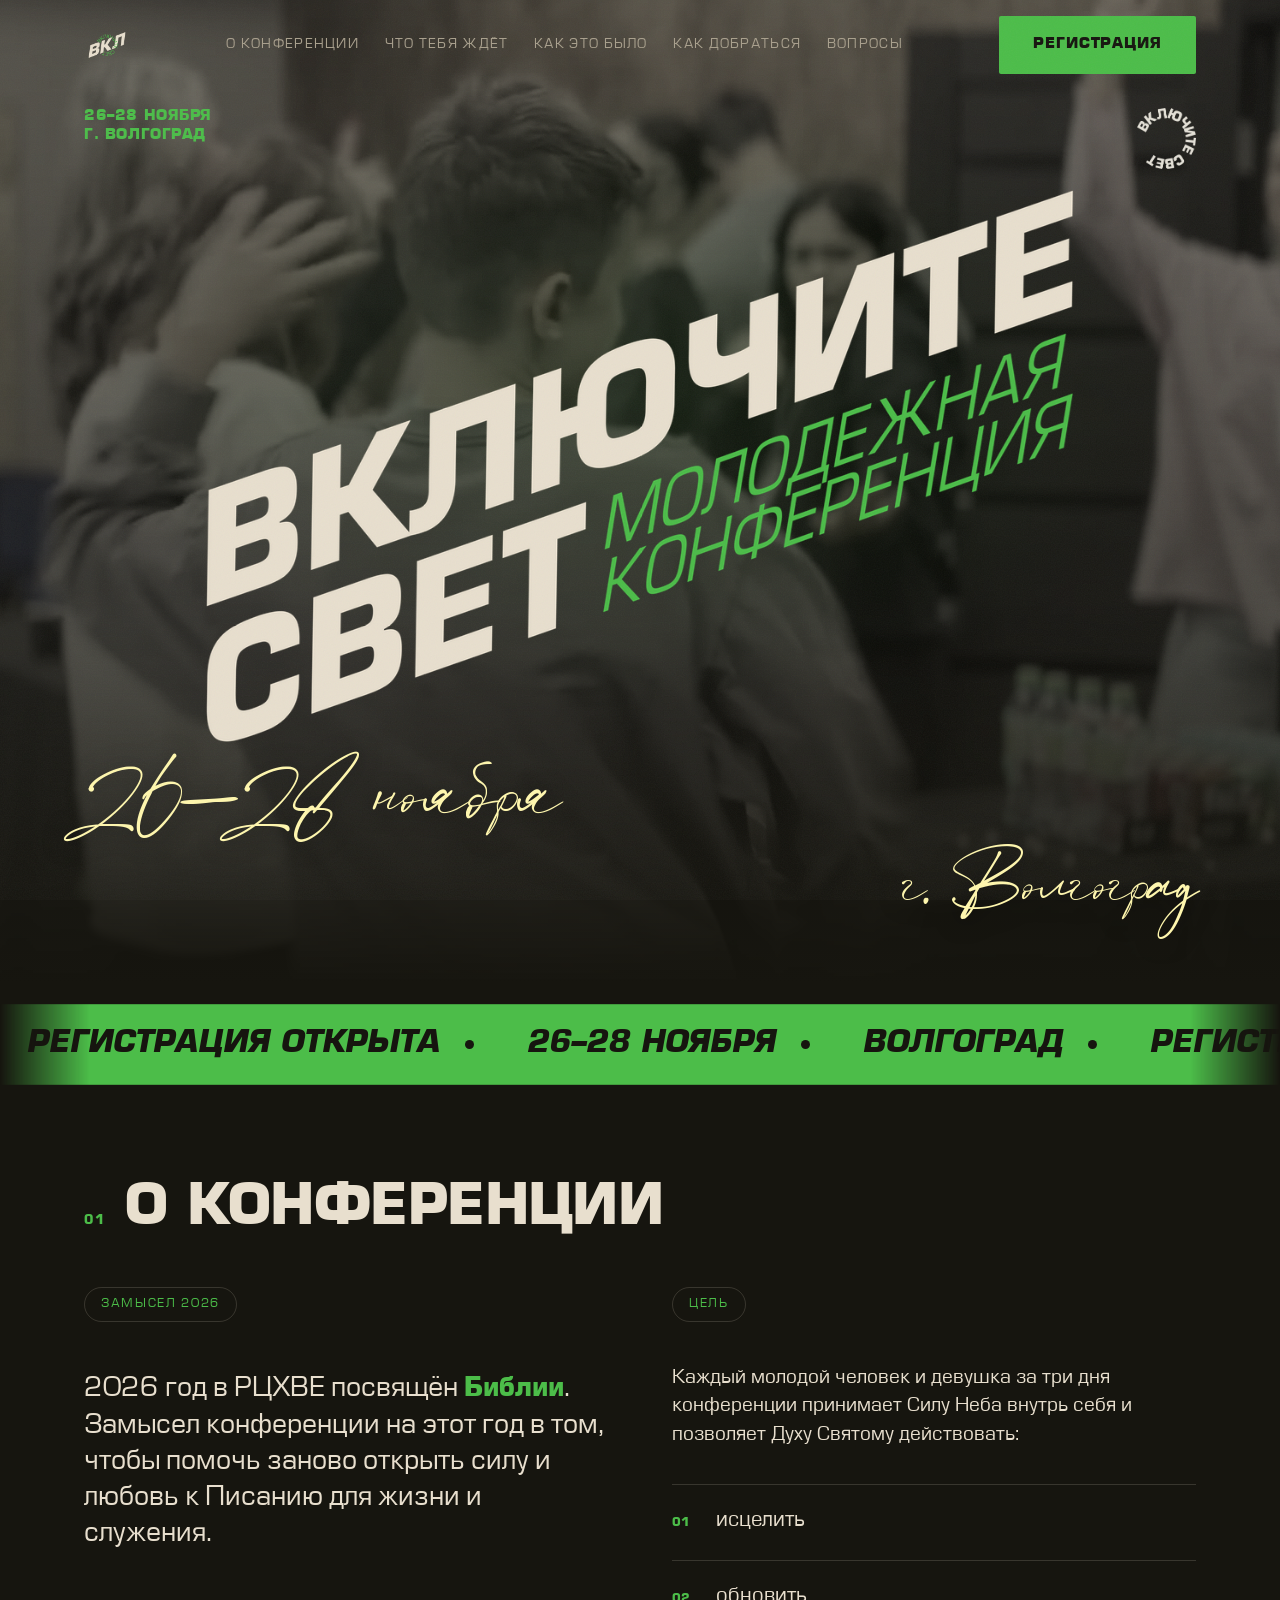
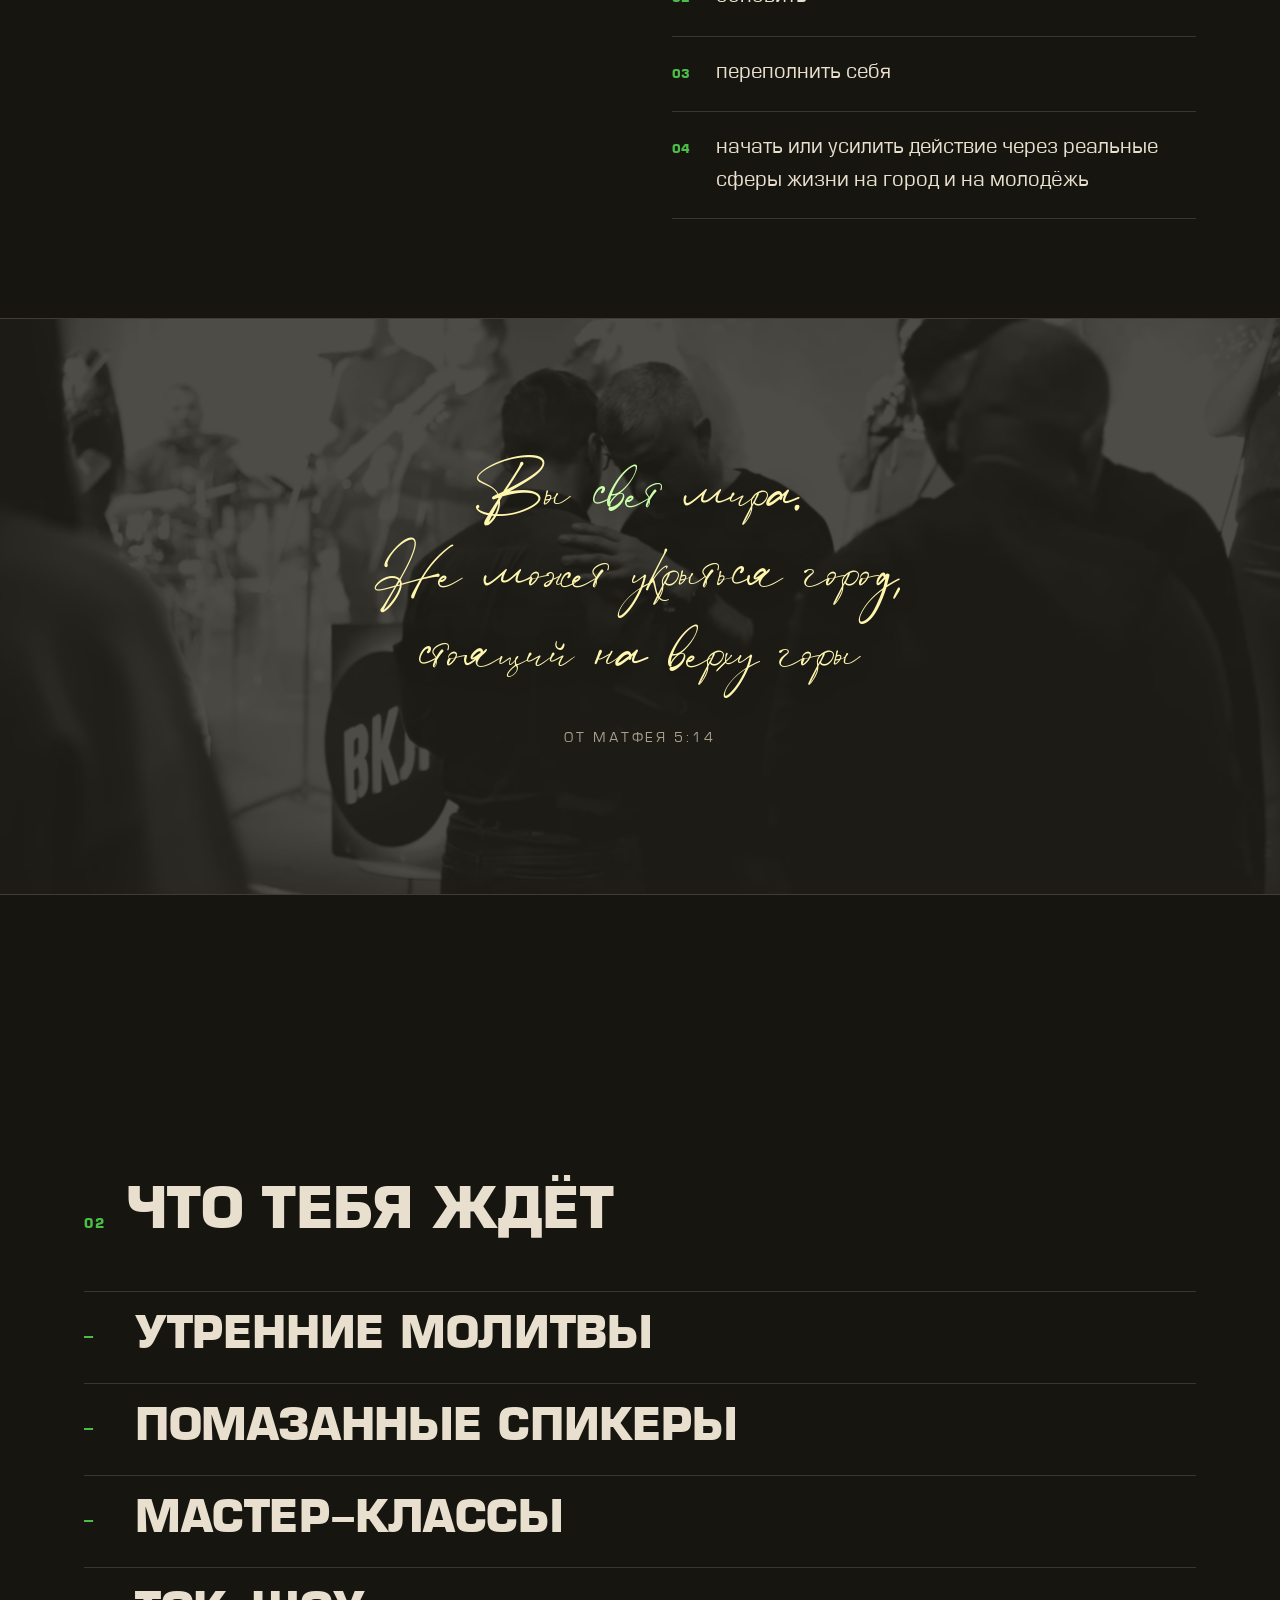
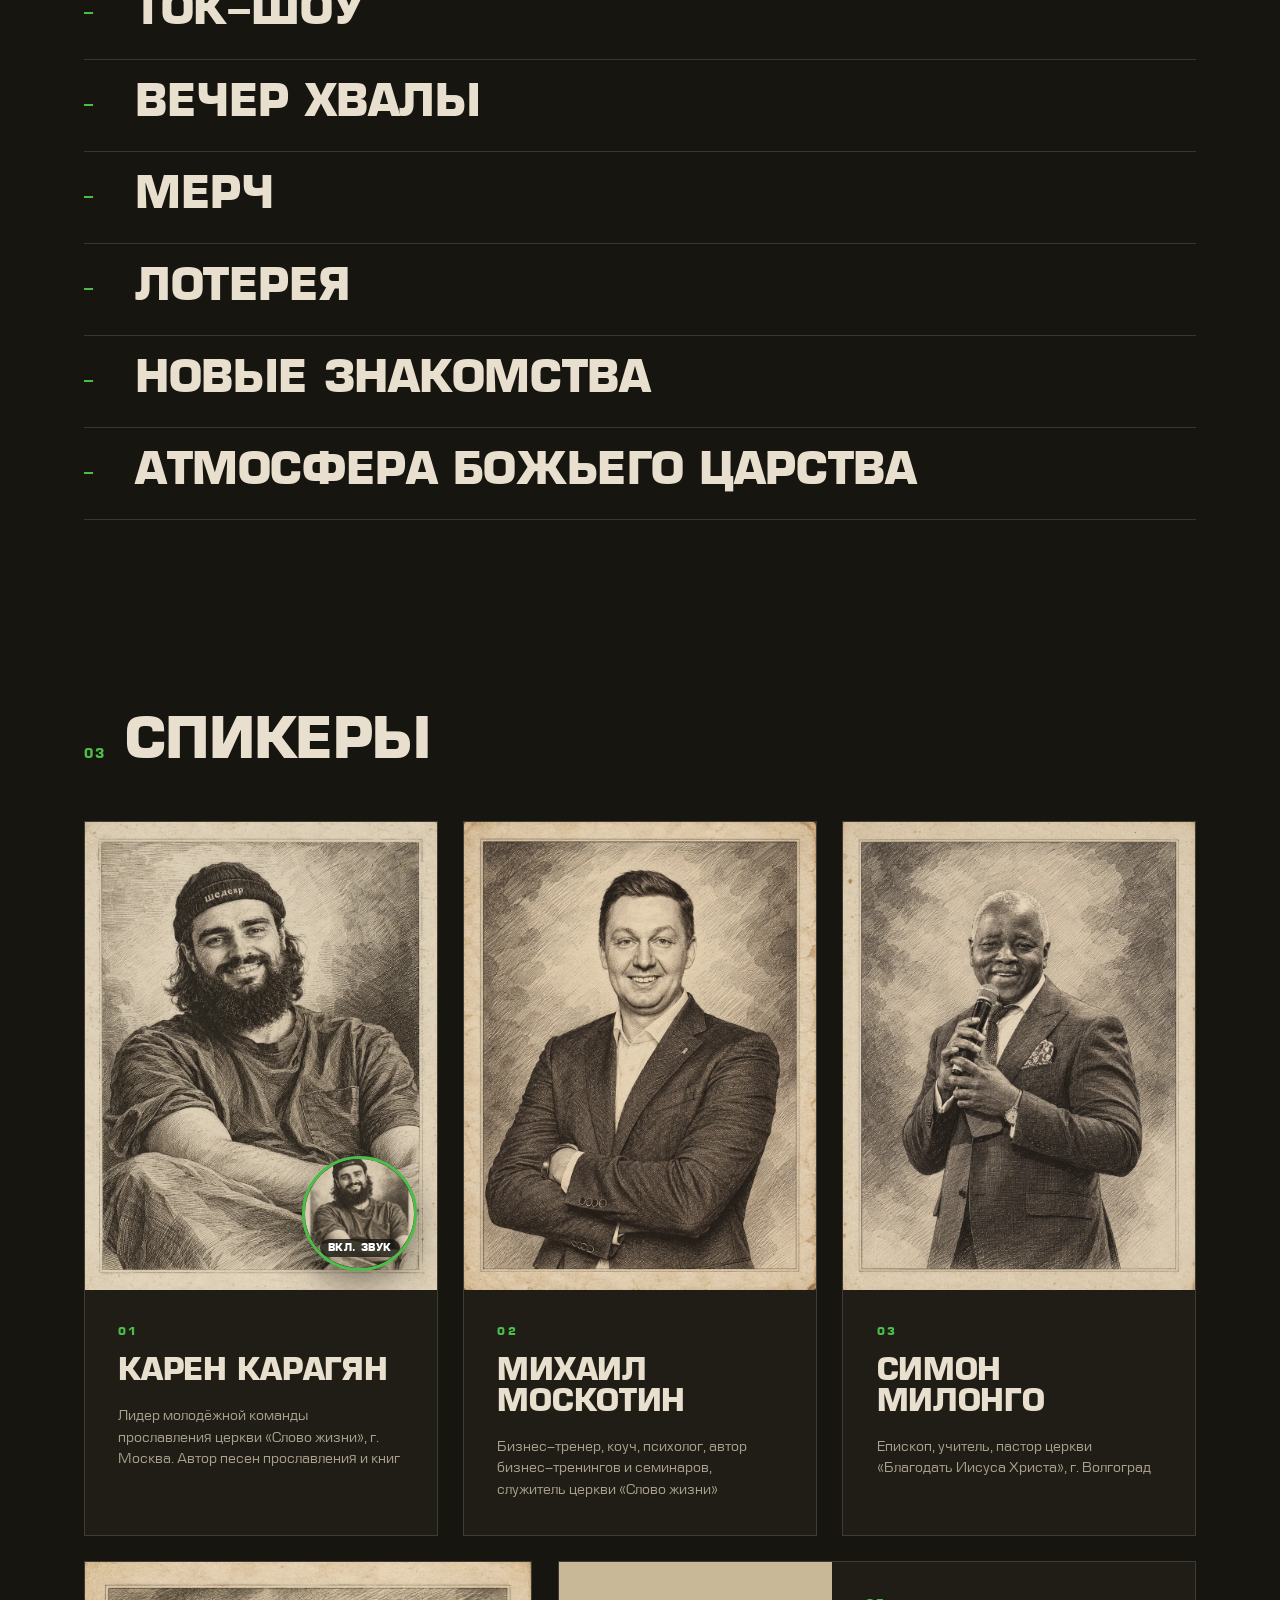
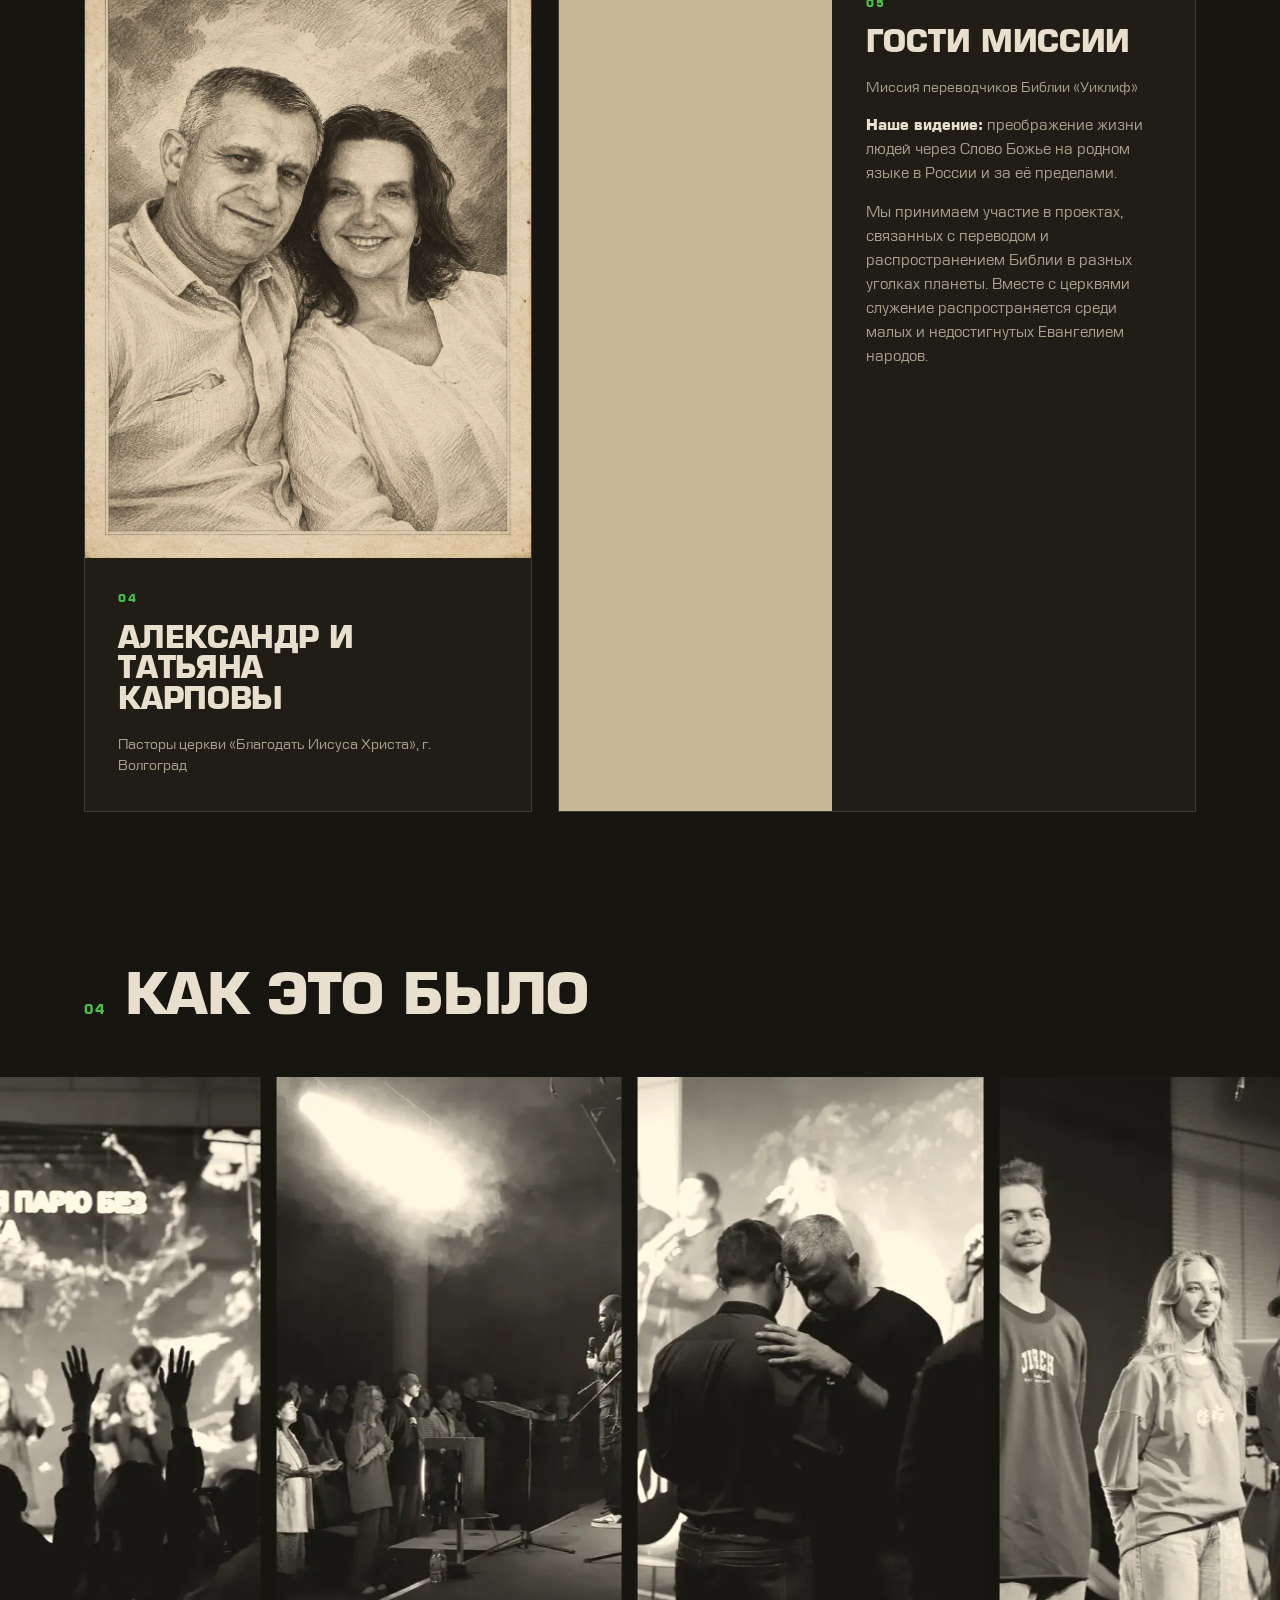
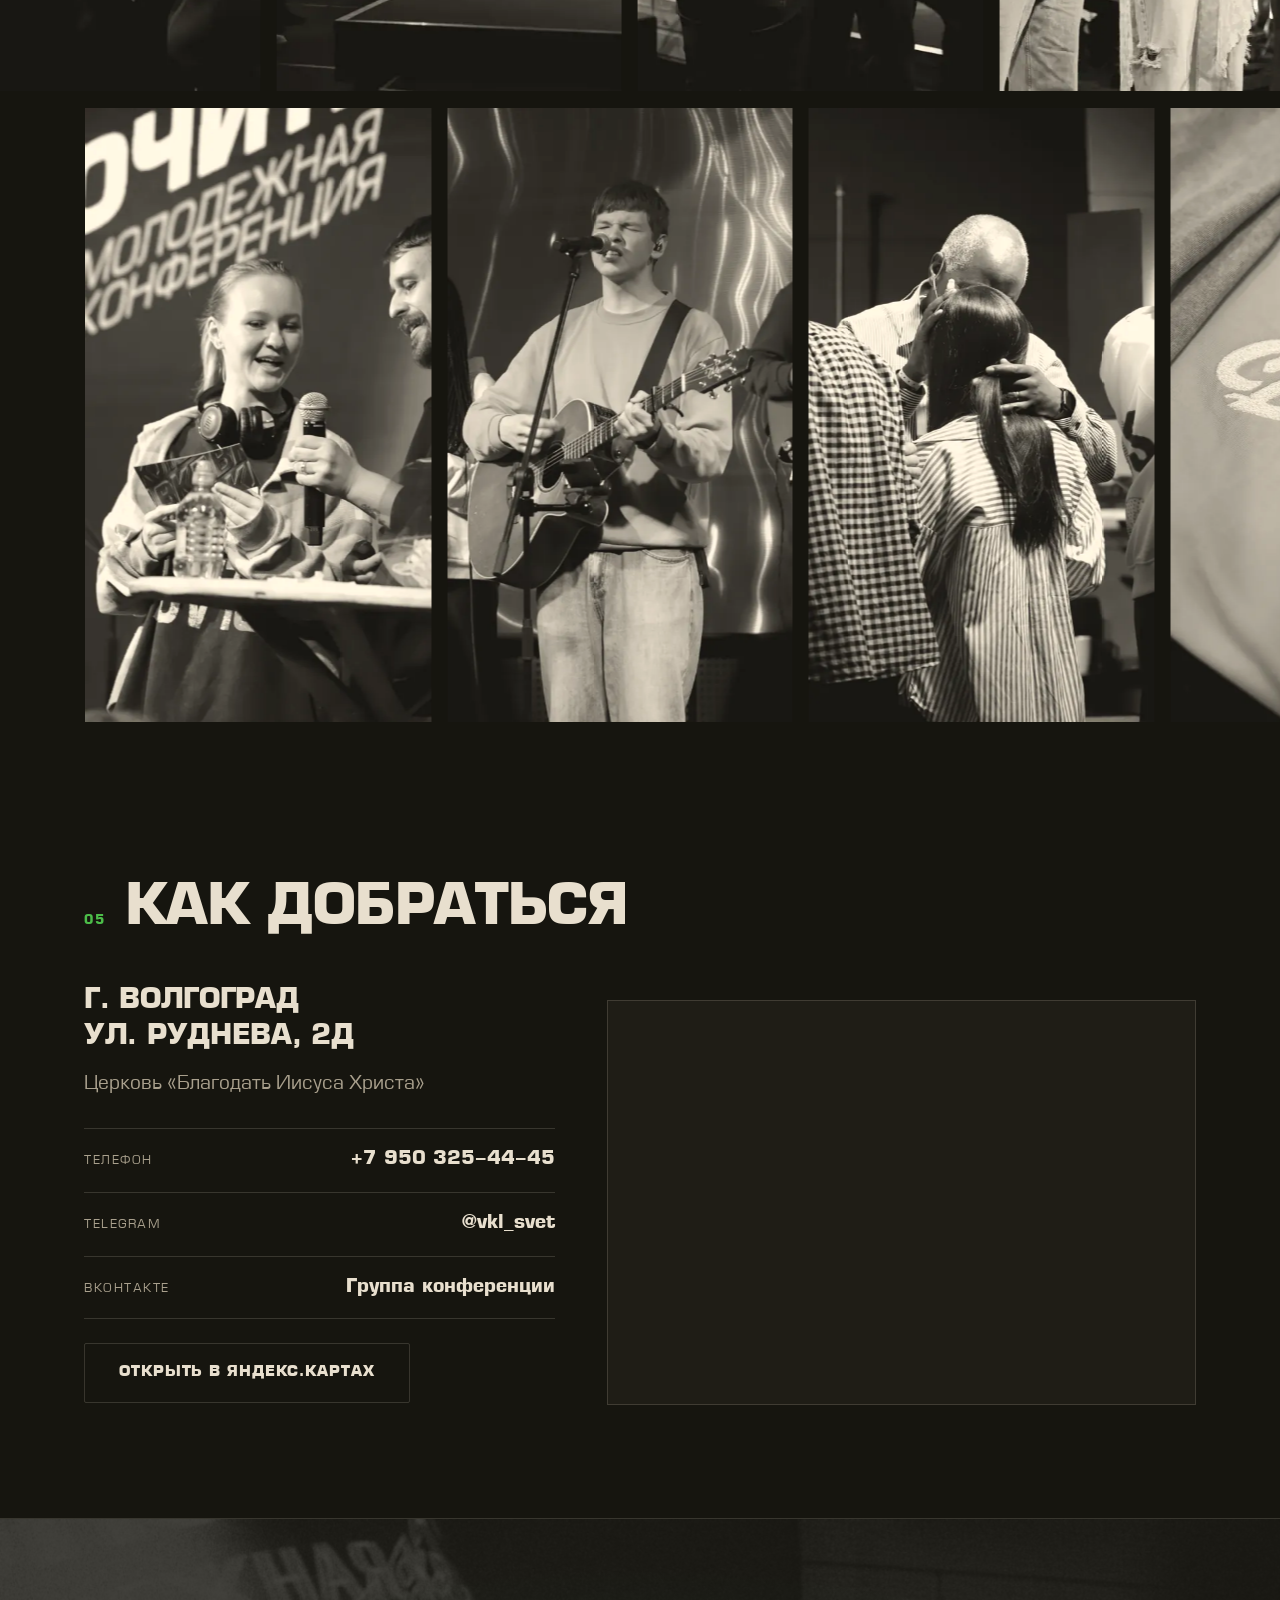
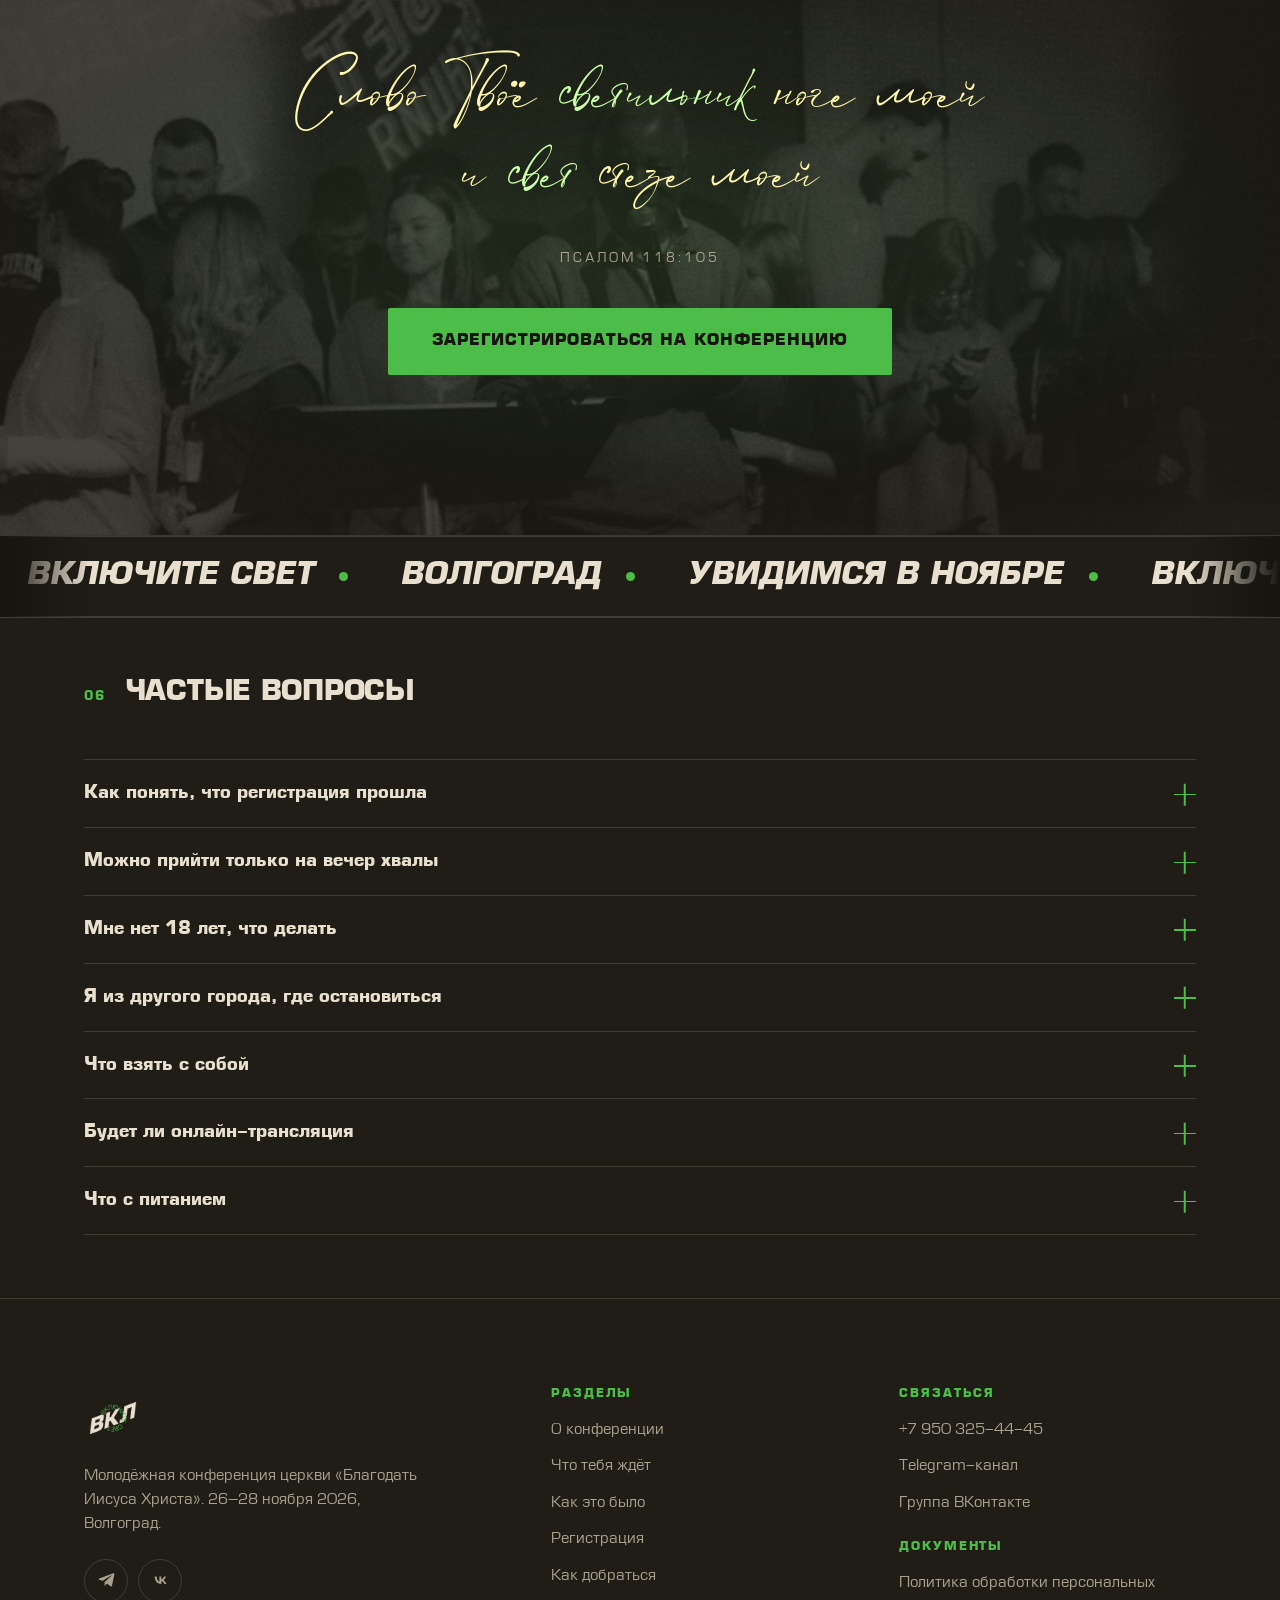
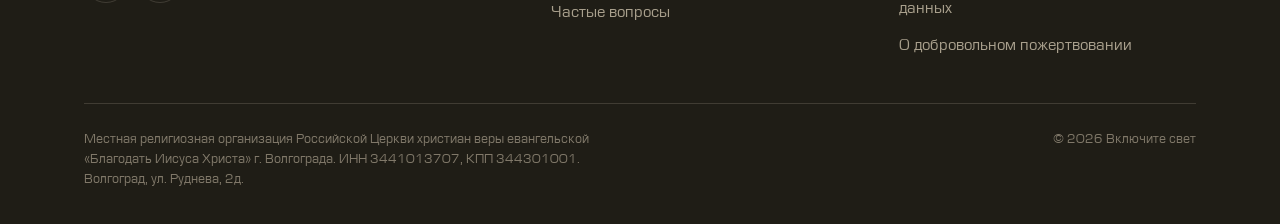
<file: index.html>
<!DOCTYPE html>
<html lang="ru">
<head>
<meta charset="UTF-8">
<meta name="viewport" content="width=device-width, initial-scale=1">
<title>ВКЛЮЧИТЕ СВЕТ 2026 — молодёжная конференция, Волгоград, 26–28 ноября</title>
<meta name="description" content="Молодёжная христианская конференция «Включите свет» пройдёт 26–28 ноября 2026 года в Волгограде на улице Руднева, 2д. Регистрация открыта.">
<meta name="theme-color" content="#16150F">
<link rel="icon" href="assets/logo/vkl-round.svg" type="image/svg+xml">

<meta property="og:type" content="website">
<meta property="og:title" content="ВКЛЮЧИТЕ СВЕТ 2026 — молодёжная конференция">
<meta property="og:description" content="26–28 ноября, Волгоград, ул. Руднева, 2д.">
<meta property="og:image" content="assets/video/hero-poster.jpg">
<meta property="og:locale" content="ru_RU">

<link rel="preload" href="assets/fonts/europebold.woff2" as="font" type="font/woff2" crossorigin>
<link rel="preload" href="assets/fonts/betmo-rus.woff2" as="font" type="font/woff2" crossorigin>
<link rel="stylesheet" href="assets/css/style.css?v=1026pay">
</head>
<body>

<!-- ============================ ХЕДЕР ============================ -->
<header class="header" id="header">
  <div class="wrap header__in">
    <a href="#top" class="header__logo" aria-label="Включите свет, на главную">
      <img src="assets/logo/mark.png" alt="Включите свет" width="58" height="58">
    </a>

    <nav class="nav" id="nav" aria-label="Основная навигация">
      <a href="#about">О конференции</a>
      <a href="#program">Что тебя ждёт</a>
      <a href="#gallery">Как это было</a>
      <a href="#place">Как добраться</a>
      <a href="#faq">Вопросы</a>
    </nav>

    <a href="register.html" class="btn header__cta">Регистрация</a>
    <button class="burger" id="burger" aria-label="Меню" aria-expanded="false" aria-controls="nav">
      <span></span><span></span><span></span>
    </button>
  </div>
</header>

<!-- ============================ ПЕРВЫЙ ЭКРАН ============================ -->
<section class="hero" id="top">
  <div class="hero__media">
    <video id="heroVideo" autoplay muted loop playsinline webkit-playsinline
           preload="auto" disablepictureinpicture x5-playsinline
           poster="assets/video/hero-poster.jpg">
      <source src="assets/video/hero-1080.mp4" type="video/mp4" media="(min-width: 900px)">
      <source src="assets/video/hero-720.mp4" type="video/mp4">
    </video>
  </div>

  <div class="wrap hero__in">
    <div class="hero__top">
      <p class="hero__when">26&ndash;28 ноября<br>г. Волгоград</p>
      <img src="assets/logo/ring.png" alt="" class="hero__ring" width="290" height="300">
    </div>

    <img src="assets/logo/lockup.png" alt="Включите свет — молодёжная конференция"
         class="hero__lockup" width="1013" height="645">

    <div class="hero__meta">
      <span class="script hero__date">26&ndash;28 ноября</span>
      <span class="script hero__place">г. Волгоград</span>
    </div>
  </div>
</section>

<!-- ============================ БЕГУЩАЯ СТРОКА ============================ -->
<div class="ticker" aria-hidden="true">
  <div class="ticker__row">
    <span>Регистрация открыта</span><span>26&ndash;28 ноября</span><span>Волгоград</span>
  </div>
</div>

<!-- ============================ О КОНФЕРЕНЦИИ ============================ -->
<section class="section about" id="about">
  <div class="wrap">
    <div class="section-head rv">
      <span class="section-num">01</span>
      <h2 class="h2">О конференции</h2>
    </div>

    <div class="about__grid">
      <div class="rv">
        <span class="pill">Замысел 2026</span>
        <p class="about__lead">
          2026 год в РЦХВЕ посвящён <strong>Библии</strong>. Замысел конференции на этот год
          в том, чтобы помочь заново открыть силу и любовь к Писанию для жизни и служения.
        </p>
      </div>

      <div class="rv" data-d="2">
        <span class="pill">Цель</span>
        <p class="lead">
          Каждый молодой человек и девушка за три дня конференции принимает Силу Неба внутрь себя
          и позволяет Духу Святому действовать:
        </p>

        <div class="goals">
          <div class="goal"><span class="goal__i">01</span><span class="goal__t">исцелить</span></div>
          <div class="goal"><span class="goal__i">02</span><span class="goal__t">обновить</span></div>
          <div class="goal"><span class="goal__i">03</span><span class="goal__t">переполнить себя</span></div>
          <div class="goal"><span class="goal__i">04</span><span class="goal__t">начать или усилить действие через реальные сферы жизни на город и на молодёжь</span></div>
        </div>
      </div>
    </div>
  </div>
</section>

<!-- ============================ ЦЕНТРАЛЬНЫЙ СТИХ ============================ -->
<section class="verse verse--photo">
  <div class="verse__bg" style="background-image:url('assets/img/verse-1.webp')"></div>
  <div class="wrap rv">
    <blockquote class="verse__script mt0">
      Вы <span class="lit">свет</span> мира.<br>
      Не может укрыться город,<br>стоящий на верху горы
    </blockquote>
    <div class="verse__ref">от Матфея 5:14</div>
  </div>
</section>

<!-- ============================ ПРИЗЫВ ============================ -->
<section class="section section--tight">
  <div class="wrap center rv">
    <a href="register.html" class="btn btn--lg btn--shine">Зарегистрироваться</a>
  </div>
</section>

<!-- ============================ ЧТО ТЕБЯ ЖДЁТ ============================ -->
<section class="section" id="program">
  <div class="wrap">
    <div class="section-head rv">
      <span class="section-num">02</span>
      <h2 class="h2">Что тебя ждёт</h2>
    </div>

    <ul class="waits">
      <li class="waits__i rv">Утренние молитвы</li>
      <li class="waits__i rv" data-d="1">Помазанные спикеры</li>
      <li class="waits__i rv" data-d="2">Мастер-классы</li>
      <li class="waits__i rv" data-d="3">Ток-шоу</li>
      <li class="waits__i rv" data-d="4">Вечер хвалы</li>
      <li class="waits__i rv" data-d="5">Мерч</li>
      <li class="waits__i rv" data-d="1">Лотерея</li>
      <li class="waits__i rv" data-d="2">Новые знакомства</li>
      <li class="waits__i rv" data-d="3">Атмосфера Божьего Царства</li>
    </ul>
  </div>
</section>

<!-- ============================ СПИКЕРЫ ============================ -->
<section class="section" id="speakers">
  <div class="wrap">
    <div class="section-head rv">
      <span class="section-num">03</span>
      <h2 class="h2">Спикеры</h2>
    </div>

    <div class="speakers-grid">
      <article class="speaker speaker--karen rv">
        <figure class="speaker__media">
          <img src="assets/img/speakers/karen-karagyan.webp" alt="Карен Карагян" width="900" height="1200" loading="lazy" decoding="async">
          <div class="speaker-note" data-speaker-note>
            <video class="speaker-note__video" muted loop playsinline autoplay preload="metadata" poster="assets/img/speakers/karen-karagyan.webp" aria-label="Видеокружок Карена Карагяна">
              <source src="assets/video/karen-note.mp4" type="video/mp4">
            </video>
            <button class="speaker-note__toggle" type="button" aria-label="Включить звук видеокружка">
              <span>вкл. звук</span>
            </button>
          </div>
        </figure>
        <div class="speaker__body">
          <span class="speaker__num" aria-hidden="true">01</span>
          <h3 class="speaker__name">Карен Карагян</h3>
          <p class="speaker__role">Лидер молодёжной команды прославления церкви «Слово жизни», г. Москва. Автор песен прославления и книг</p>
        </div>
      </article>

      <article class="speaker rv" data-d="1">
        <figure class="speaker__media">
          <img src="assets/img/speakers/mikhail-moskotin.webp" alt="Михаил Москотин" width="900" height="1200" loading="lazy" decoding="async">
        </figure>
        <div class="speaker__body">
          <span class="speaker__num" aria-hidden="true">02</span>
          <h3 class="speaker__name">Михаил Москотин</h3>
          <p class="speaker__role">Бизнес-тренер, коуч, психолог, автор бизнес-тренингов и семинаров, служитель церкви «Слово жизни»</p>
        </div>
      </article>

      <article class="speaker rv" data-d="2">
        <figure class="speaker__media">
          <img src="assets/img/speakers/simon-milongo.webp" alt="Симон Милонго" width="900" height="1198" loading="lazy" decoding="async">
        </figure>
        <div class="speaker__body">
          <span class="speaker__num" aria-hidden="true">03</span>
          <h3 class="speaker__name">Симон Милонго</h3>
          <p class="speaker__role">Епископ, учитель, пастор церкви «Благодать Иисуса Христа», г. Волгоград</p>
        </div>
      </article>

      <article class="speaker speaker--pastors rv" data-d="1">
        <figure class="speaker__media">
          <img src="assets/img/speakers/alexander-tatyana-karpovy.webp" alt="Александр и Татьяна Карповы" width="900" height="1200" loading="lazy" decoding="async">
        </figure>
        <div class="speaker__body">
          <span class="speaker__num" aria-hidden="true">04</span>
          <h3 class="speaker__name">Александр и Татьяна Карповы</h3>
          <p class="speaker__role">Пасторы церкви «Благодать Иисуса Христа», г. Волгоград</p>
        </div>
      </article>

      <article class="speaker speaker--mission rv" data-d="2">
        <figure class="speaker__media">
          <img src="assets/img/speakers/gosti-missii.webp" alt="Гости Миссии" width="900" height="936" loading="lazy" decoding="async">
        </figure>
        <div class="speaker__body">
          <span class="speaker__num" aria-hidden="true">05</span>
          <h3 class="speaker__name">Гости Миссии</h3>
          <p class="speaker__role">Миссия переводчиков Библии «Уиклиф»</p>
          <p class="speaker__text"><strong>Наше видение:</strong> преображение жизни людей через Слово Божье на родном языке в России и за её пределами.</p>
          <p class="speaker__text">Мы принимаем участие в проектах, связанных с переводом и распространением Библии в разных уголках планеты. Вместе с церквями служение распространяется среди малых и недостигнутых Евангелием народов.</p>
        </div>
      </article>
    </div>
  </div>
</section>

<!-- ============================ КАК ЭТО БЫЛО ============================ -->
<section class="section section--tight gallery" id="gallery">
  <div class="wrap">
    <div class="section-head rv">
      <span class="section-num">04</span>
      <h2 class="h2">Как это было</h2>
    </div>
  </div>

  <div class="gal-row" data-speed="-0.05">
    <div class="gal-track">
      <img src="assets/img/conf-01@sm.webp" alt="Конференция «Включите свет»" loading="lazy" width="520" height="925">
      <img src="assets/img/conf-02@sm.webp" alt="Конференция «Включите свет»" loading="lazy" width="520" height="925">
      <img src="assets/img/conf-03@sm.webp" alt="Конференция «Включите свет»" loading="lazy" width="520" height="925">
      <img src="assets/img/conf-04@sm.webp" alt="Конференция «Включите свет»" loading="lazy" width="520" height="925">
      <img src="assets/img/conf-05@sm.webp" alt="Конференция «Включите свет»" loading="lazy" width="520" height="925">
      <img src="assets/img/conf-06@sm.webp" alt="Конференция «Включите свет»" loading="lazy" width="520" height="925">
      <img src="assets/img/conf-07@sm.webp" alt="Конференция «Включите свет»" loading="lazy" width="520" height="925">
      <img src="assets/img/conf-08@sm.webp" alt="Конференция «Включите свет»" loading="lazy" width="520" height="925">
      <img src="assets/img/conf-09@sm.webp" alt="Конференция «Включите свет»" loading="lazy" width="520" height="925">
      <img src="assets/img/conf-10@sm.webp" alt="Конференция «Включите свет»" loading="lazy" width="520" height="925">
      <img src="assets/img/conf-11@sm.webp" alt="Конференция «Включите свет»" loading="lazy" width="520" height="925">
      <img src="assets/img/conf-12@sm.webp" alt="Конференция «Включите свет»" loading="lazy" width="520" height="925">
      <img src="assets/img/conf-13@sm.webp" alt="Конференция «Включите свет»" loading="lazy" width="520" height="925">
      <img src="assets/img/conf-14@sm.webp" alt="Конференция «Включите свет»" loading="lazy" width="520" height="925">
      <img src="assets/img/conf-15@sm.webp" alt="Конференция «Включите свет»" loading="lazy" width="520" height="925">
    </div>
  </div>
  <div class="gal-row" data-speed="0.05">
    <div class="gal-track">
      <img src="assets/img/conf-16@sm.webp" alt="Конференция «Включите свет»" loading="lazy" width="520" height="925">
      <img src="assets/img/conf-17@sm.webp" alt="Конференция «Включите свет»" loading="lazy" width="520" height="925">
      <img src="assets/img/conf-18@sm.webp" alt="Конференция «Включите свет»" loading="lazy" width="520" height="925">
      <img src="assets/img/conf-19@sm.webp" alt="Конференция «Включите свет»" loading="lazy" width="520" height="925">
      <img src="assets/img/conf-20@sm.webp" alt="Конференция «Включите свет»" loading="lazy" width="520" height="925">
      <img src="assets/img/conf-21@sm.webp" alt="Конференция «Включите свет»" loading="lazy" width="520" height="925">
      <img src="assets/img/conf-22@sm.webp" alt="Конференция «Включите свет»" loading="lazy" width="520" height="925">
      <img src="assets/img/conf-23@sm.webp" alt="Конференция «Включите свет»" loading="lazy" width="520" height="925">
      <img src="assets/img/conf-24@sm.webp" alt="Конференция «Включите свет»" loading="lazy" width="520" height="925">
      <img src="assets/img/conf-25@sm.webp" alt="Конференция «Включите свет»" loading="lazy" width="520" height="925">
      <img src="assets/img/conf-26@sm.webp" alt="Конференция «Включите свет»" loading="lazy" width="520" height="925">
      <img src="assets/img/conf-27@sm.webp" alt="Конференция «Включите свет»" loading="lazy" width="520" height="925">
      <img src="assets/img/conf-28@sm.webp" alt="Конференция «Включите свет»" loading="lazy" width="520" height="925">
      <img src="assets/img/conf-29@sm.webp" alt="Конференция «Включите свет»" loading="lazy" width="520" height="925">
    </div>
  </div>
</section>

<!-- ============================ КАК ДОБРАТЬСЯ ============================ -->
<section class="section" id="place">
  <div class="wrap">
    <div class="section-head rv">
      <span class="section-num">05</span>
      <h2 class="h2">Как добраться</h2>
    </div>

    <div class="place__grid">
      <div class="rv">
        <h3 class="h3 place__addr">
          <span>г. Волгоград</span>
          <span>ул. Руднева, 2д</span>
        </h3>
        <p class="lead dim" style="margin-top:18px">Церковь «Благодать Иисуса Христа»</p>

        <div class="contacts">
          <a class="contact" href="tel:+79503254445">
            <span class="contact__k">Телефон</span>
            <span class="contact__v">+7 950 325-44-45</span>
          </a>
          <a class="contact" href="https://t.me/vkl_svet" target="_blank" rel="noopener">
            <span class="contact__k">Telegram</span>
            <span class="contact__v">@vkl_svet</span>
          </a>
          <a class="contact" href="https://vk.ru/club227032552" target="_blank" rel="noopener">
            <span class="contact__k">ВКонтакте</span>
            <span class="contact__v">Группа конференции</span>
          </a>
        </div>

        <p style="margin-top:24px">
          <a href="https://yandex.ru/maps/?text=Волгоград, улица Руднева, 2д" class="btn btn--ghost"
             target="_blank" rel="noopener">Открыть в Яндекс.Картах</a>
        </p>
      </div>

      <div class="map rv" data-d="2">
        <iframe
          src="https://yandex.ru/map-widget/v1/?text=%D0%92%D0%BE%D0%BB%D0%B3%D0%BE%D0%B3%D1%80%D0%B0%D0%B4%2C%20%D1%83%D0%BB%D0%B8%D1%86%D0%B0%20%D0%A0%D1%83%D0%B4%D0%BD%D0%B5%D0%B2%D0%B0%2C%202%D0%B4&amp;z=17"
          title="Карта: Волгоград, улица Руднева, 2д"
          loading="lazy" allowfullscreen></iframe>
      </div>
    </div>
  </div>
</section>

<!-- ============================ ФИНАЛЬНЫЙ СТИХ И ПРИЗЫВ ============================ -->
<section class="verse verse--photo final">
  <div class="verse__bg" style="background-image:url('assets/img/verse-2.webp')"></div>
  <div class="wrap center rv">
    <blockquote class="verse__script mt0">
      Слово Твоё <span class="lit">светильник</span> ноге моей<br>
      и <span class="lit">свет</span> стезе моей
    </blockquote>
    <div class="verse__ref">Псалом 118:105</div>
    <p style="margin-top:38px">
      <a href="register.html" class="btn btn--lg btn--shine">Зарегистрироваться на конференцию</a>
    </p>
  </div>
</section>

<div class="ticker ticker--dark ticker--fast" aria-hidden="true">
  <div class="ticker__row">
    <span>Включите свет</span><span>Волгоград</span><span>Увидимся в ноябре</span>
  </div>
</div>

<!-- ============================ ВОПРОСЫ ============================ -->
<section class="section section--tight faq-section" id="faq">
  <div class="wrap">
    <div class="section-head rv">
      <span class="section-num">06</span>
      <h2 class="h3">Частые вопросы</h2>
    </div>

    <div class="faq rv">
      <div class="q">
        <button class="q__btn" type="button">Как понять, что регистрация прошла<span class="q__ic" aria-hidden="true"></span></button>
        <div class="q__body"><div><p>
          Регистрация подтверждается после поступления пожертвования. Сразу после оплаты
          ты увидишь подтверждение на странице, а данные попадут к организаторам.
        </p></div></div>
      </div>

      <div class="q">
        <button class="q__btn" type="button">Можно прийти только на вечер хвалы<span class="q__ic" aria-hidden="true"></span></button>
        <div class="q__body"><div><p>
          Вечер хвалы пройдёт в пятницу, 27 ноября, вход на него свободный и регистрация
          не нужна. Для участия в сессиях конференции регистрация обязательна.
        </p></div></div>
      </div>

      <div class="q">
        <button class="q__btn" type="button">Мне нет 18 лет, что делать<span class="q__ic" aria-hidden="true"></span></button>
        <div class="q__body"><div><p>
          Зарегистрироваться можно в любом возрасте. Если тебе нет 18, в анкете обязательно
          укажи совершеннолетнего сопровождающего. Понадобится доверенность от родителей
          на совершеннолетнего сопровождающего, а самым младшим участникам ещё и согласие.
          Бланки можно скачать прямо в форме регистрации, оригиналы привозишь с собой.
        </p></div></div>
      </div>

      <div class="q">
        <button class="q__btn" type="button">Я из другого города, где остановиться<span class="q__ic" aria-hidden="true"></span></button>
        <div class="q__body"><div><p>
          Рядом с местом проведения есть недорогие хостелы. Информацию по проживанию
          публикуем в Telegram-канале конференции.
        </p></div></div>
      </div>

      <div class="q">
        <button class="q__btn" type="button">Что взять с собой<span class="q__ic" aria-hidden="true"></span></button>
        <div class="q__body"><div><p>
          Обязательно возьми <b>бумажную Библию</b>: в год Библии она будет нужна тебе
          на сессиях. Ещё блокнот для записей. Если тебе нет 18 лет, добавь документы
          от родителей.
        </p></div></div>
      </div>

      <div class="q">
        <button class="q__btn" type="button">Будет ли онлайн-трансляция<span class="q__ic" aria-hidden="true"></span></button>
        <div class="q__body"><div><p>
          Сессии можно будет смотреть онлайн. Ссылки публикуем в Telegram-канале
          в дни конференции, регистрация для просмотра не нужна.
        </p></div></div>
      </div>

      <div class="q">
        <button class="q__btn" type="button">Что с питанием<span class="q__ic" aria-hidden="true"></span></button>
        <div class="q__body"><div><p>
          В перерывах между сессиями работают кофе-брейки. В обед участников ждёт
          горячее, салат и чай. Рядом с местом проведения работает кафе, если захочется
          более плотного обеда.
        </p></div></div>
      </div>
    </div>
  </div>
</section>

<!-- ============================ ФУТЕР ============================ -->
<footer class="footer">
  <div class="wrap">
    <div class="footer__top">
      <div>
        <img src="assets/logo/mark.png" alt="" width="58" height="58" style="margin-bottom:18px">
        <p class="dim" style="font-size:15px;max-width:34ch">
          Молодёжная конференция церкви «Благодать Иисуса Христа».
          26&ndash;28 ноября 2026, Волгоград.
        </p>

        <div class="socials">
          <a href="https://t.me/vkl_svet" target="_blank" rel="noopener" aria-label="Telegram">
            <svg viewBox="0 0 24 24"><path d="M21.9 4.3l-3 14.2c-.2 1-.8 1.3-1.7.8l-4.6-3.4-2.2 2.1c-.2.2-.5.5-1 .5l.3-4.7L18.3 6c.4-.3-.1-.5-.6-.2L7.2 12.4l-4.5-1.4c-1-.3-1-1 .2-1.4l17.6-6.8c.8-.3 1.5.2 1.4 1.5z"/></svg>
          </a>
          <a href="https://vk.ru/club227032552" target="_blank" rel="noopener" aria-label="ВКонтакте">
            <svg viewBox="0 0 24 24"><path d="M12.8 16.3c-5 0-8-3.5-8.1-9.2h2.5c.1 4.2 2 6 3.4 6.4V7.1h2.4v3.6c1.4-.2 2.9-1.8 3.4-3.6h2.4c-.4 2.2-2 3.8-3.1 4.5 1.1.5 2.9 2 3.6 4.7h-2.6c-.5-1.7-1.9-3-3.7-3.2v3.2h-.2z"/></svg>
          </a>
        </div>
      </div>

      <div>
        <h4>Разделы</h4>
        <ul>
          <li><a href="#about">О конференции</a></li>
          <li><a href="#program">Что тебя ждёт</a></li>
          <li><a href="#gallery">Как это было</a></li>
          <li><a href="register.html">Регистрация</a></li>
          <li><a href="#place">Как добраться</a></li>
          <li><a href="#faq">Частые вопросы</a></li>
        </ul>
      </div>

      <div>
        <h4>Связаться</h4>
        <ul>
          <li><a href="tel:+79503254445">+7 950 325-44-45</a></li>
          <li><a href="https://t.me/vkl_svet" target="_blank" rel="noopener">Telegram-канал</a></li>
          <li><a href="https://vk.ru/club227032552" target="_blank" rel="noopener">Группа ВКонтакте</a></li>
        </ul>
        <h4 style="margin-top:26px">Документы</h4>
        <ul>
          <li><a href="privacy.html">Политика обработки персональных данных</a></li>
          <li><a href="offer.html">О добровольном пожертвовании</a></li>
        </ul>
      </div>
    </div>

    <div class="footer__bot">
      <div class="footer__legal">
        Местная религиозная организация Российской Церкви христиан веры евангельской
        «Благодать Иисуса Христа» г. Волгограда. ИНН 3441013707, КПП 344301001.
        Волгоград, ул. Руднева, 2д.
      </div>
      <div>© 2026 Включите свет</div>
    </div>
  </div>
</footer>

<!-- ============================ МОБИЛЬНАЯ ПАНЕЛЬ ============================ -->
<div class="mbar" id="mbar">
  <a href="register.html" class="btn">Регистрация</a>
</div>

<script src="assets/js/app.js?v=10192345"></script>
</body>
</html>
</file>
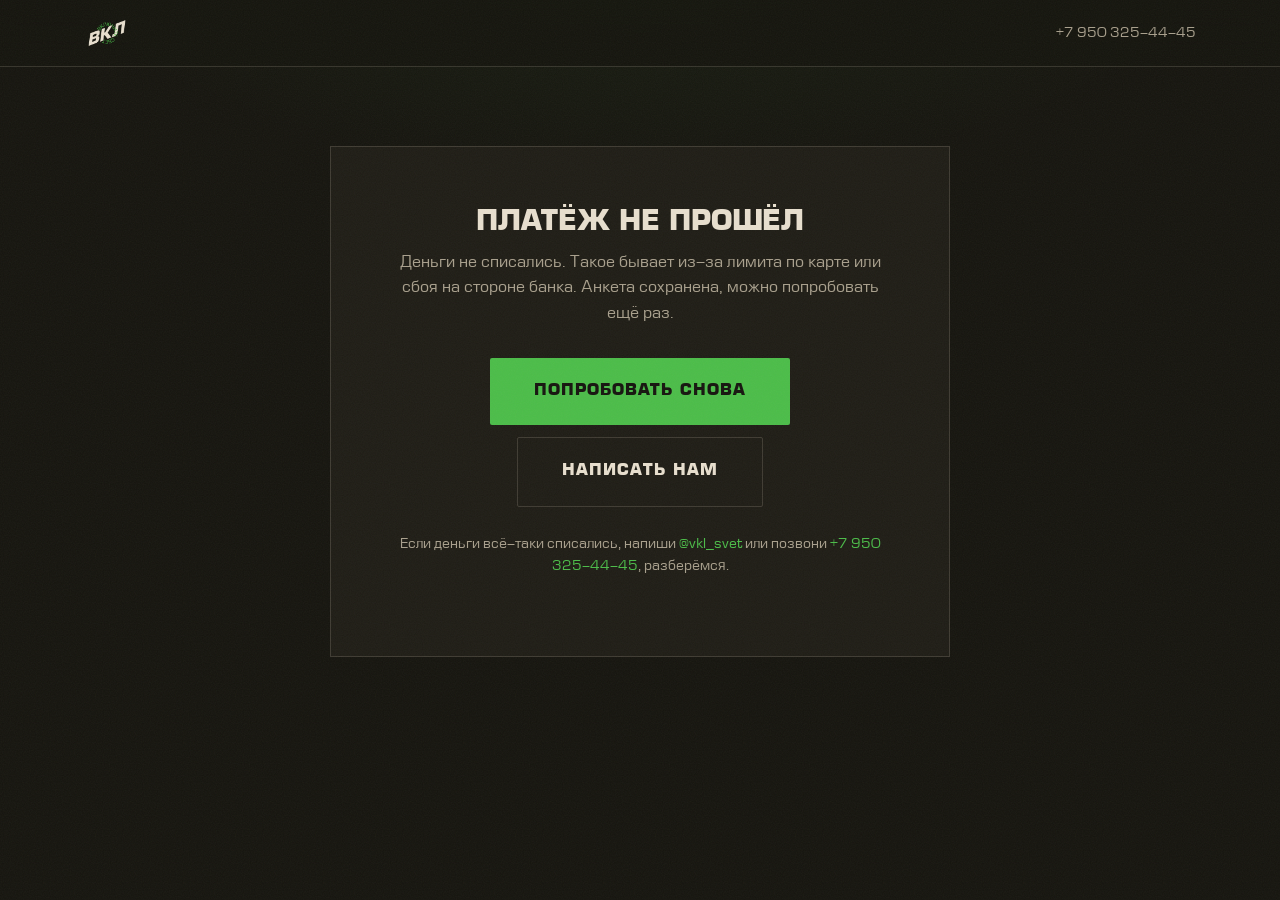
<file: fail.html>
<!DOCTYPE html>
<html lang="ru">
<head>
<meta charset="UTF-8">
<meta name="viewport" content="width=device-width, initial-scale=1">
<title>Платёж не прошёл — ВКЛЮЧИТЕ СВЕТ 2026</title>
<meta name="robots" content="noindex">
<meta name="theme-color" content="#16150F">
<link rel="icon" href="assets/logo/vkl-round.svg" type="image/svg+xml">
<link rel="stylesheet" href="assets/css/style.css?v=1026pay">
</head>
<body>

<header class="header is-stuck">
  <div class="wrap header__in">
    <a href="index.html" class="header__logo">
      <img src="assets/logo/mark.png" alt="Включите свет" width="50" height="50">
    </a>
    <a href="tel:+79503254445" class="nav" style="font-size:14px;color:var(--text-dim)">+7 950 325-44-45</a>
  </div>
</header>

<div class="page">
  <div class="wrap page__body">
    <div class="status-box">
      <h1 class="h3">Платёж не прошёл</h1>
      <p class="dim" style="margin-top:14px;max-width:44ch;margin-inline:auto">
        Деньги не списались. Такое бывает из-за лимита по карте или сбоя на стороне банка.
        Анкета сохранена, можно попробовать ещё раз.
      </p>

      <div style="display:flex;gap:12px;flex-wrap:wrap;justify-content:center;margin-top:30px">
        <a href="register.html" class="btn btn--lg">Попробовать снова</a>
        <a href="https://t.me/vkl_svet" class="btn btn--ghost btn--lg" target="_blank" rel="noopener">Написать нам</a>
      </div>

      <p class="dim" style="font-size:14px;margin-top:26px">
        Если деньги всё-таки списались, напиши
        <a href="https://t.me/vkl_svet" class="green" target="_blank" rel="noopener">@vkl_svet</a>
        или позвони <a href="tel:+79503254445" class="green">+7 950 325-44-45</a>, разберёмся.
      </p>
    </div>
  </div>
</div>

<script src="assets/js/app.js?v=10192345"></script>
</body>
</html>
</file>
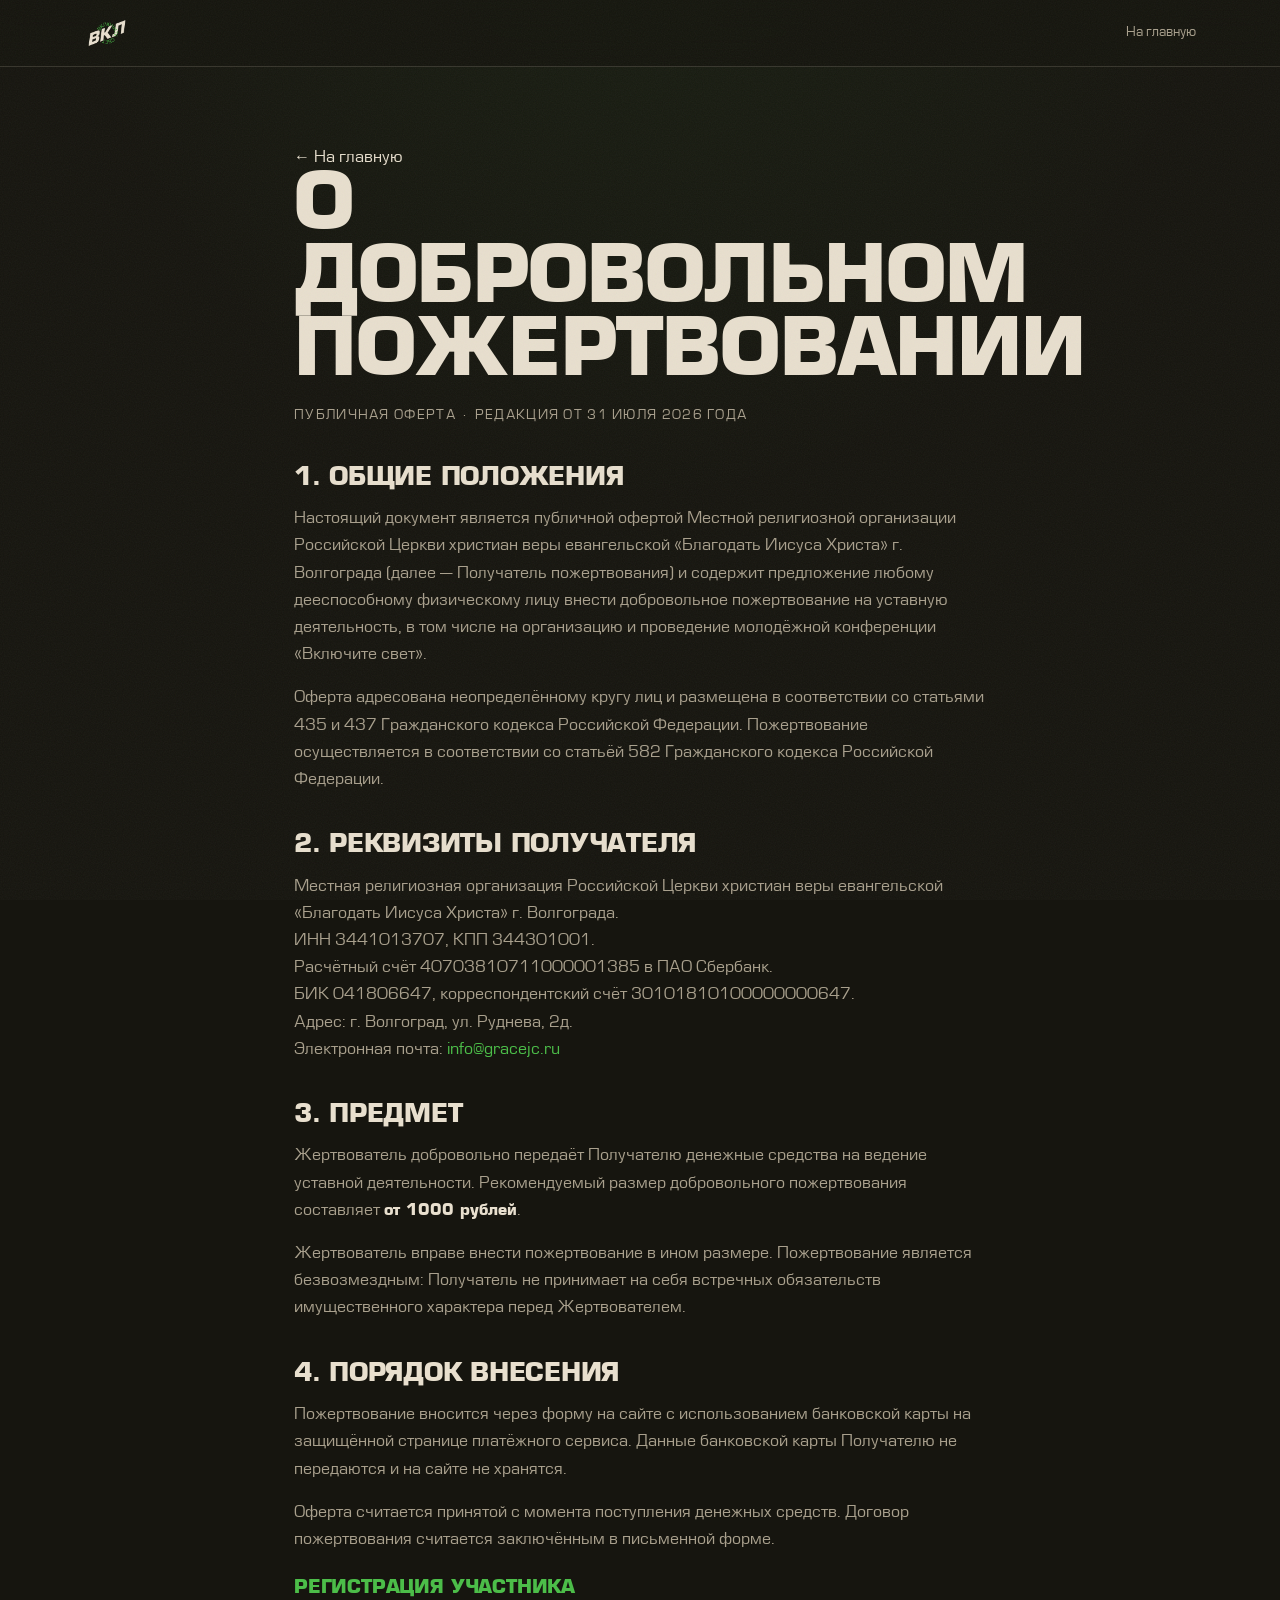
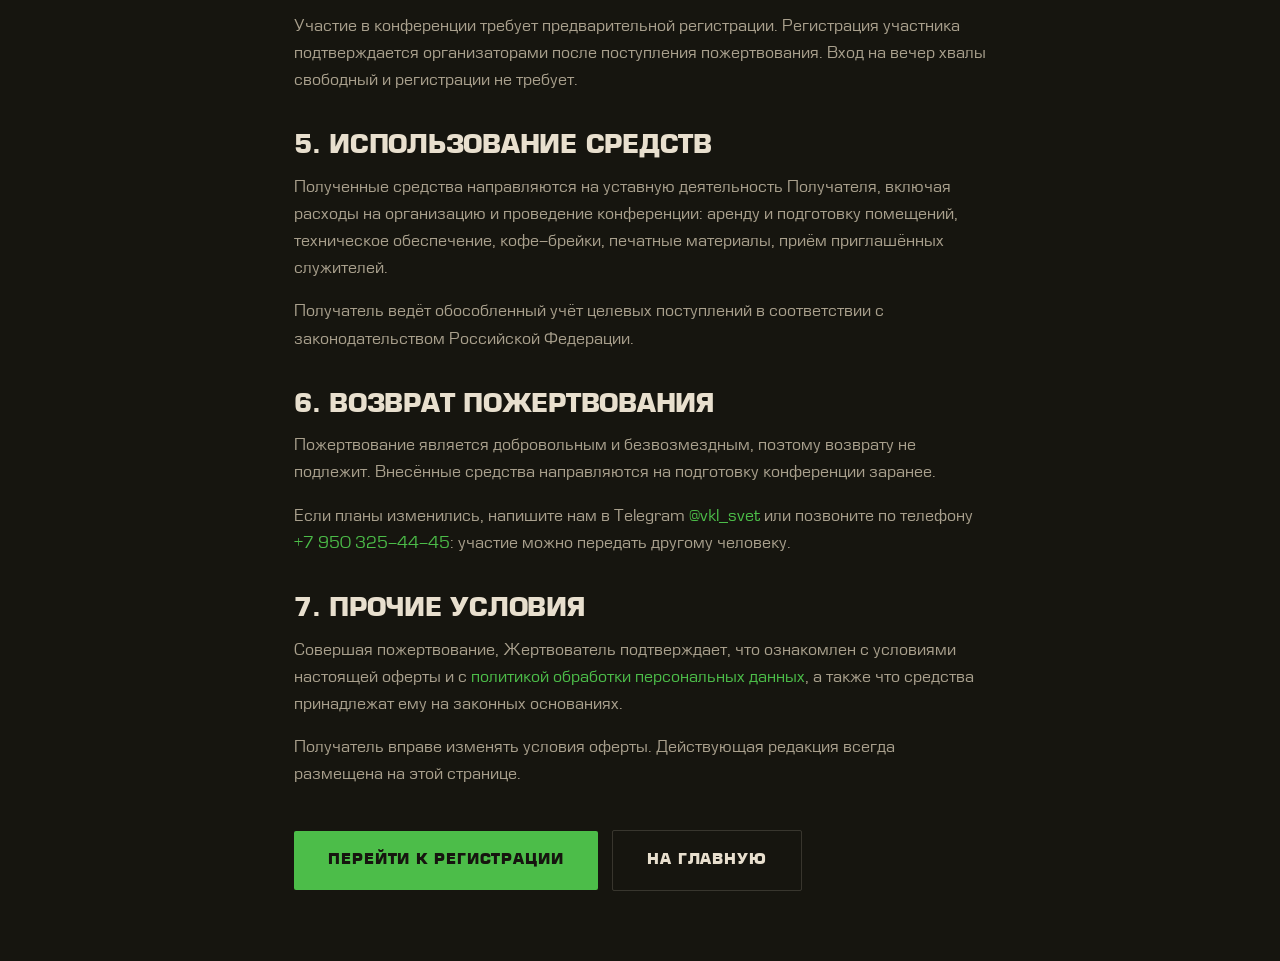
<file: offer.html>
<!DOCTYPE html>
<html lang="ru">
<head>
<meta charset="UTF-8">
<meta name="viewport" content="width=device-width, initial-scale=1">
<title>О добровольном пожертвовании — ВКЛЮЧИТЕ СВЕТ 2026</title>
<meta name="theme-color" content="#16150F">
<link rel="icon" href="assets/logo/vkl-round.svg" type="image/svg+xml">
<link rel="stylesheet" href="assets/css/style.css?v=1026pay">
<style>
  .doc { max-width: 820px; margin-inline: auto; }
  .doc h2 { font-size: clamp(19px, 2vw, 26px); margin: 40px 0 16px; }
  .doc h3 { font-size: clamp(16px, 1.5vw, 19px); margin: 26px 0 10px; color: var(--green); }
  .doc p, .doc li { color: var(--text-dim); font-size: 16px; line-height: 1.7; }
  .doc ul, .doc ol { padding-left: 20px; }
  .doc li::marker { color: var(--green); }
  .doc b { color: var(--cream); }
  .doc .upd { font-size: 13px; letter-spacing: .1em; text-transform: uppercase; color: var(--text-dim); }
</style>
</head>
<body>

<header class="header is-stuck">
  <div class="wrap header__in">
    <a href="index.html" class="header__logo">
      <img src="assets/logo/mark.png" alt="Включите свет" width="50" height="50">
    </a>
    <a href="index.html" class="nav" style="font-size:13px;color:var(--text-dim)">На главную</a>
  </div>
</header>

<div class="page">
  <div class="wrap page__body doc">
    <a href="index.html" class="back">← На главную</a>
    <h1 class="h1" style="margin-bottom:14px">О добровольном<br>пожертвовании</h1>
    <p class="upd">Публичная оферта · редакция от 31 июля 2026 года</p>

    <h2>1. Общие положения</h2>
    <p>
      Настоящий документ является публичной офертой Местной религиозной организации
      Российской Церкви христиан веры евангельской «Благодать Иисуса Христа» г. Волгограда
      (далее — Получатель пожертвования) и содержит предложение любому дееспособному
      физическому лицу внести добровольное пожертвование на уставную деятельность,
      в том числе на организацию и проведение молодёжной конференции «Включите свет».
    </p>
    <p>
      Оферта адресована неопределённому кругу лиц и размещена в соответствии
      со статьями 435 и 437 Гражданского кодекса Российской Федерации.
      Пожертвование осуществляется в соответствии со статьёй 582 Гражданского кодекса
      Российской Федерации.
    </p>

    <h2>2. Реквизиты Получателя</h2>
    <p>
      Местная религиозная организация Российской Церкви христиан веры евангельской
      «Благодать Иисуса Христа» г. Волгограда.<br>
      ИНН 3441013707, КПП 344301001.<br>
      Расчётный счёт 40703810711000001385 в ПАО Сбербанк.<br>
      БИК 041806647, корреспондентский счёт 30101810100000000647.<br>
      Адрес: г. Волгоград, ул. Руднева, 2д.<br>
      Электронная почта: <a href="mailto:info@gracejc.ru" class="green">info@gracejc.ru</a>
    </p>

    <h2>3. Предмет</h2>
    <p>
      Жертвователь добровольно передаёт Получателю денежные средства на ведение
      уставной деятельности. Рекомендуемый размер добровольного пожертвования
      составляет <b>от 1000 рублей</b>.
    </p>
    <p>
      Жертвователь вправе внести пожертвование в ином размере. Пожертвование является
      безвозмездным: Получатель не принимает на себя встречных обязательств
      имущественного характера перед Жертвователем.
    </p>

    <h2>4. Порядок внесения</h2>
    <p>
      Пожертвование вносится через форму на сайте с использованием банковской карты
      на защищённой странице платёжного сервиса. Данные банковской карты Получателю
      не передаются и на сайте не хранятся.
    </p>
    <p>
      Оферта считается принятой с момента поступления денежных средств. Договор
      пожертвования считается заключённым в письменной форме.
    </p>

    <h3>Регистрация участника</h3>
    <p>
      Участие в конференции требует предварительной регистрации. Регистрация участника
      подтверждается организаторами после поступления пожертвования. Вход на вечер хвалы
      свободный и регистрации не требует.
    </p>

    <h2>5. Использование средств</h2>
    <p>
      Полученные средства направляются на уставную деятельность Получателя, включая
      расходы на организацию и проведение конференции: аренду и подготовку помещений,
      техническое обеспечение, кофе-брейки, печатные материалы, приём приглашённых
      служителей.
    </p>
    <p>
      Получатель ведёт обособленный учёт целевых поступлений в соответствии
      с законодательством Российской Федерации.
    </p>

    <h2>6. Возврат пожертвования</h2>
    <p>
      Пожертвование является добровольным и безвозмездным, поэтому возврату не подлежит.
      Внесённые средства направляются на подготовку конференции заранее.
    </p>
    <p>
      Если планы изменились, напишите нам в Telegram
      <a href="https://t.me/vkl_svet" class="green" target="_blank" rel="noopener">@vkl_svet</a>
      или позвоните по телефону
      <a href="tel:+79503254445" class="green">+7 950 325-44-45</a>: участие можно передать
      другому человеку.
    </p>

    <h2>7. Прочие условия</h2>
    <p>
      Совершая пожертвование, Жертвователь подтверждает, что ознакомлен с условиями
      настоящей оферты и с
      <a href="privacy.html" class="green">политикой обработки персональных данных</a>,
      а также что средства принадлежат ему на законных основаниях.
    </p>
    <p>
      Получатель вправе изменять условия оферты. Действующая редакция всегда размещена
      на этой странице.
    </p>

    <p style="margin-top:40px">
      <a href="register.html" class="btn">Перейти к регистрации</a>
      <a href="index.html" class="btn btn--ghost" style="margin-left:10px">На главную</a>
    </p>
  </div>
</div>

<script src="assets/js/app.js?v=10192345"></script>
</body>
</html>
</file>
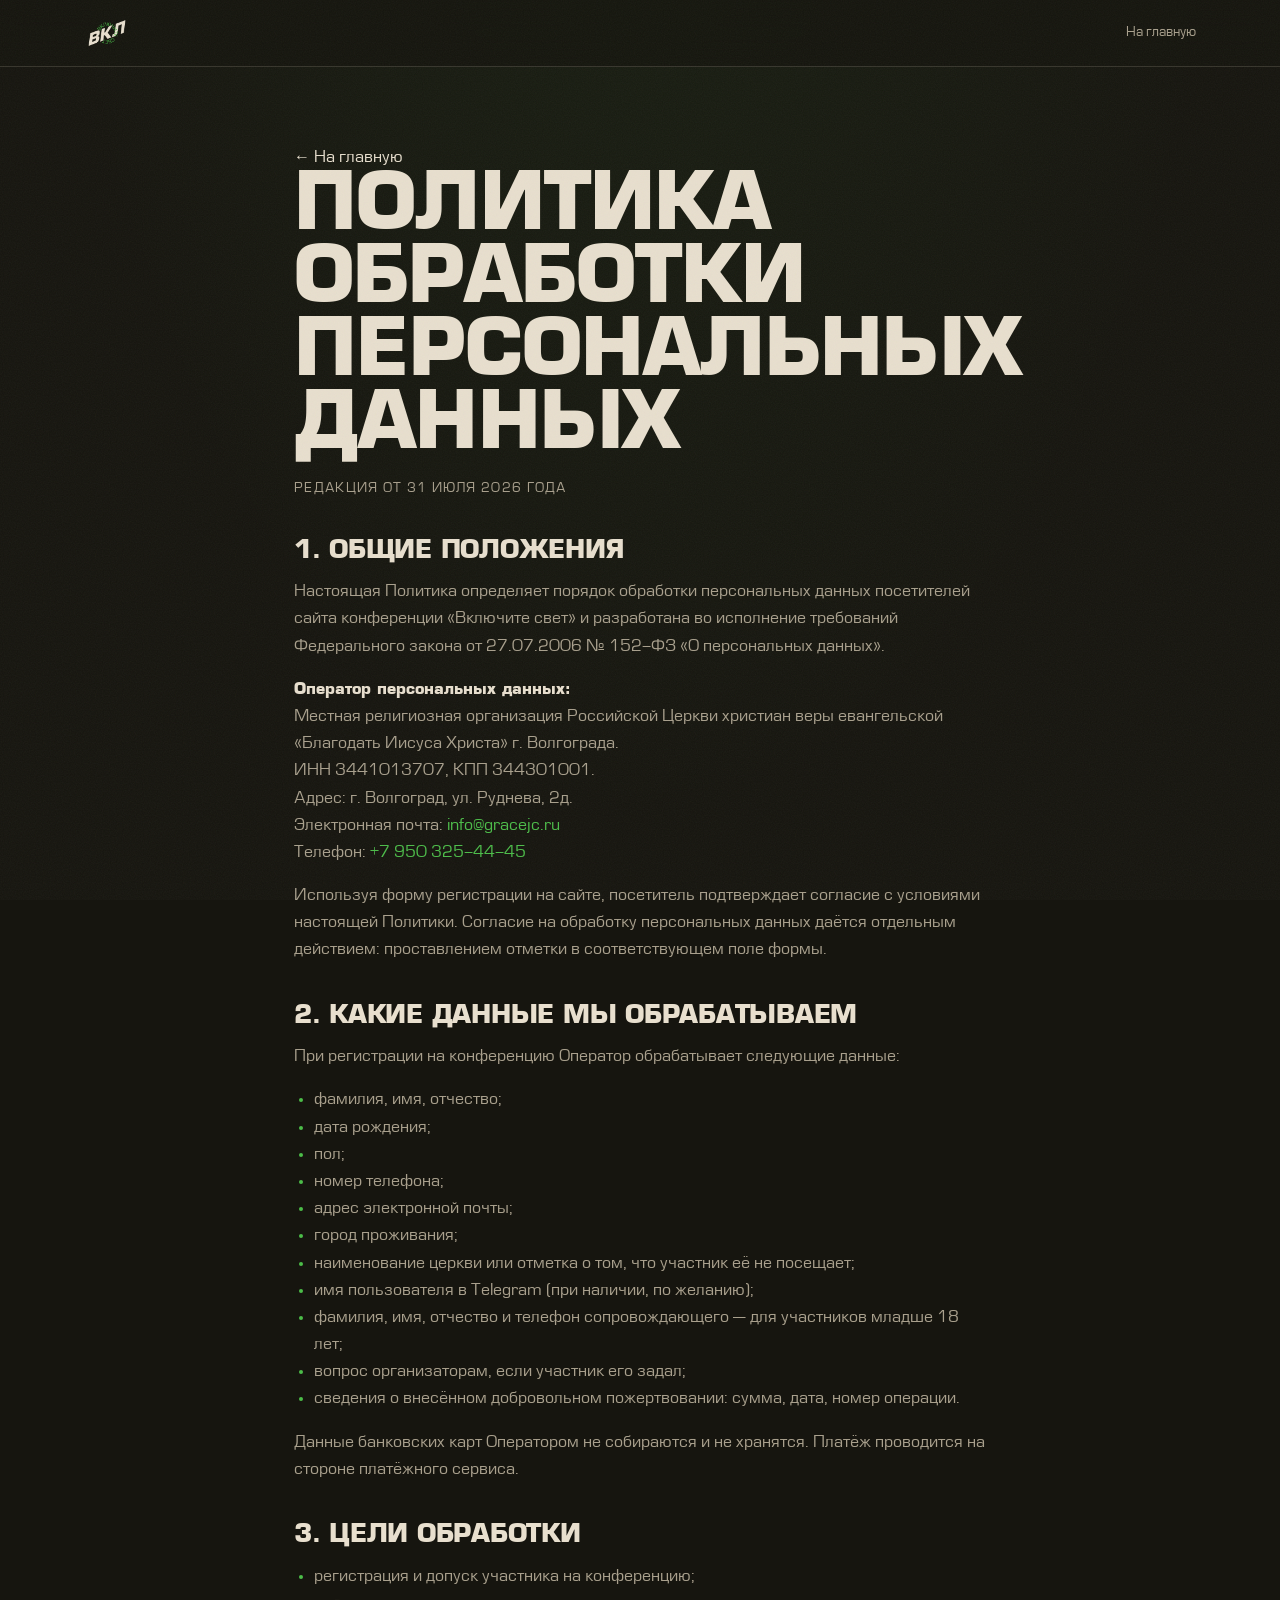
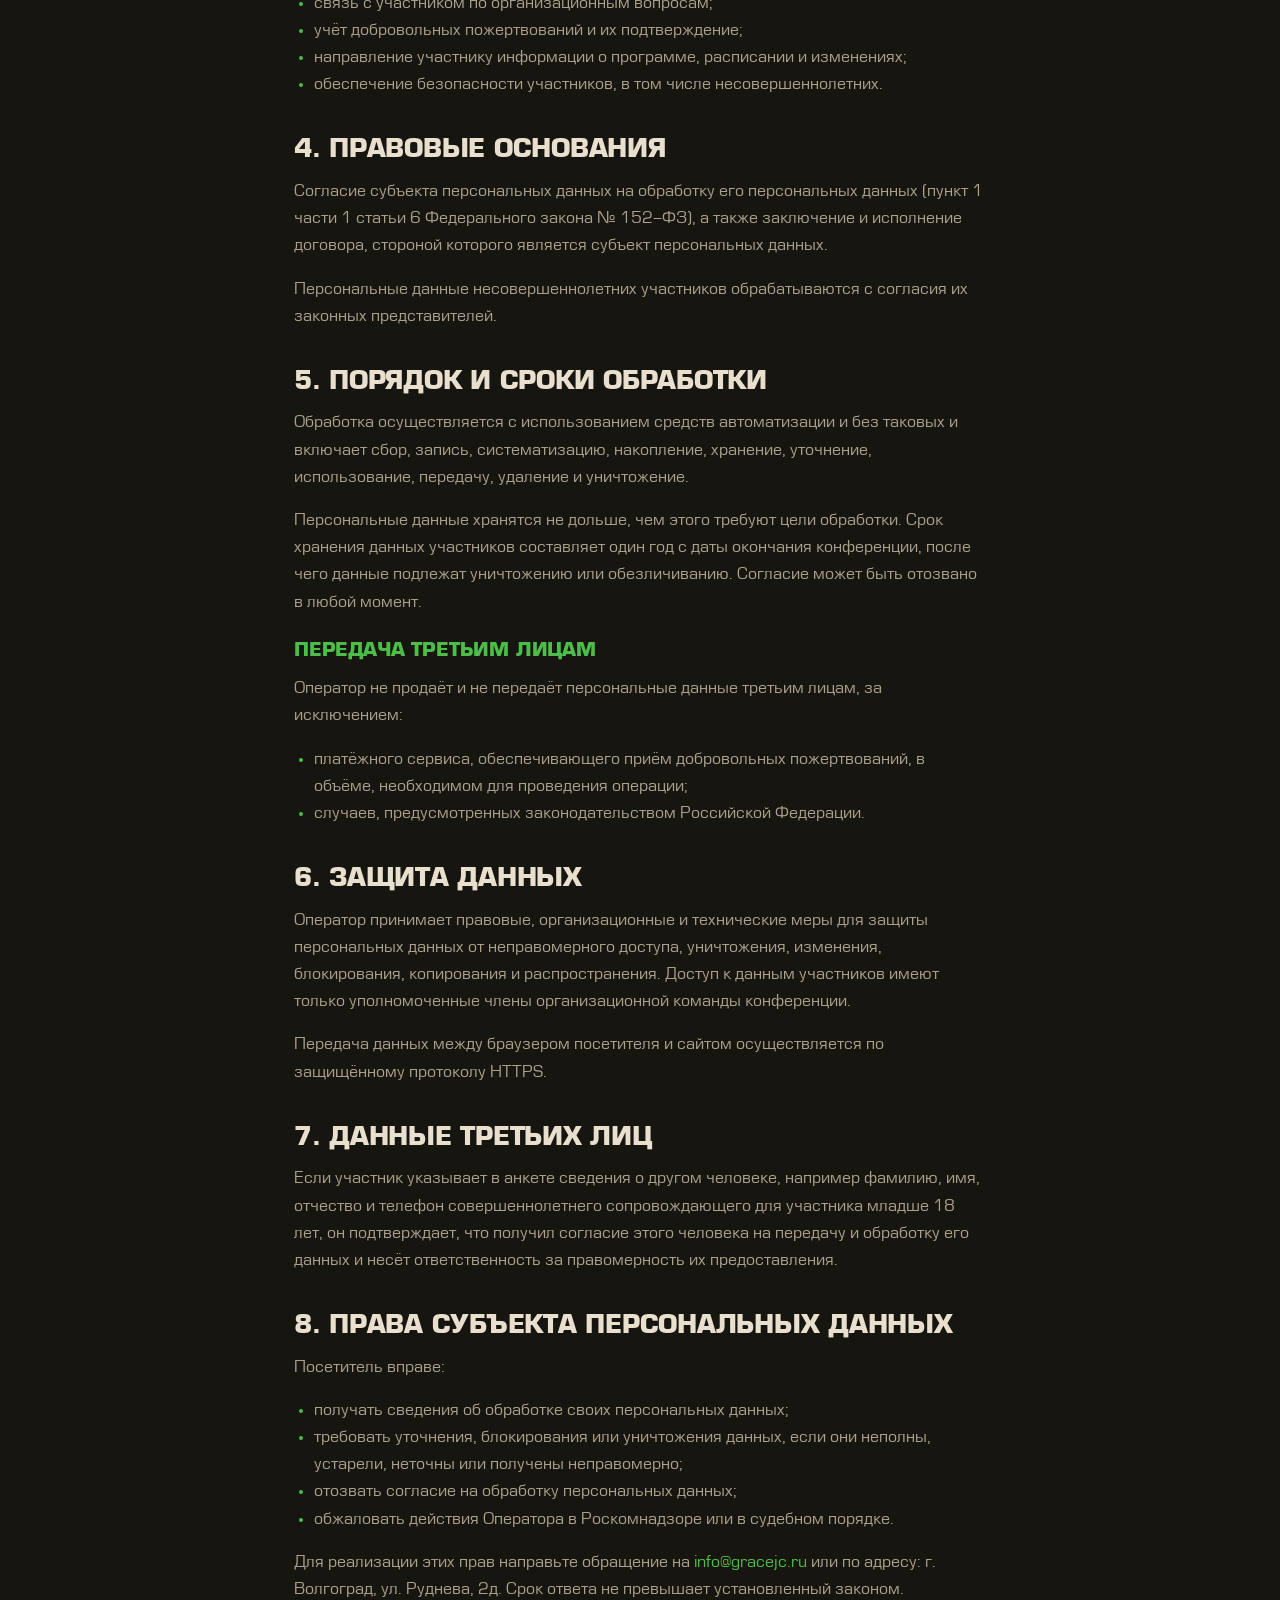
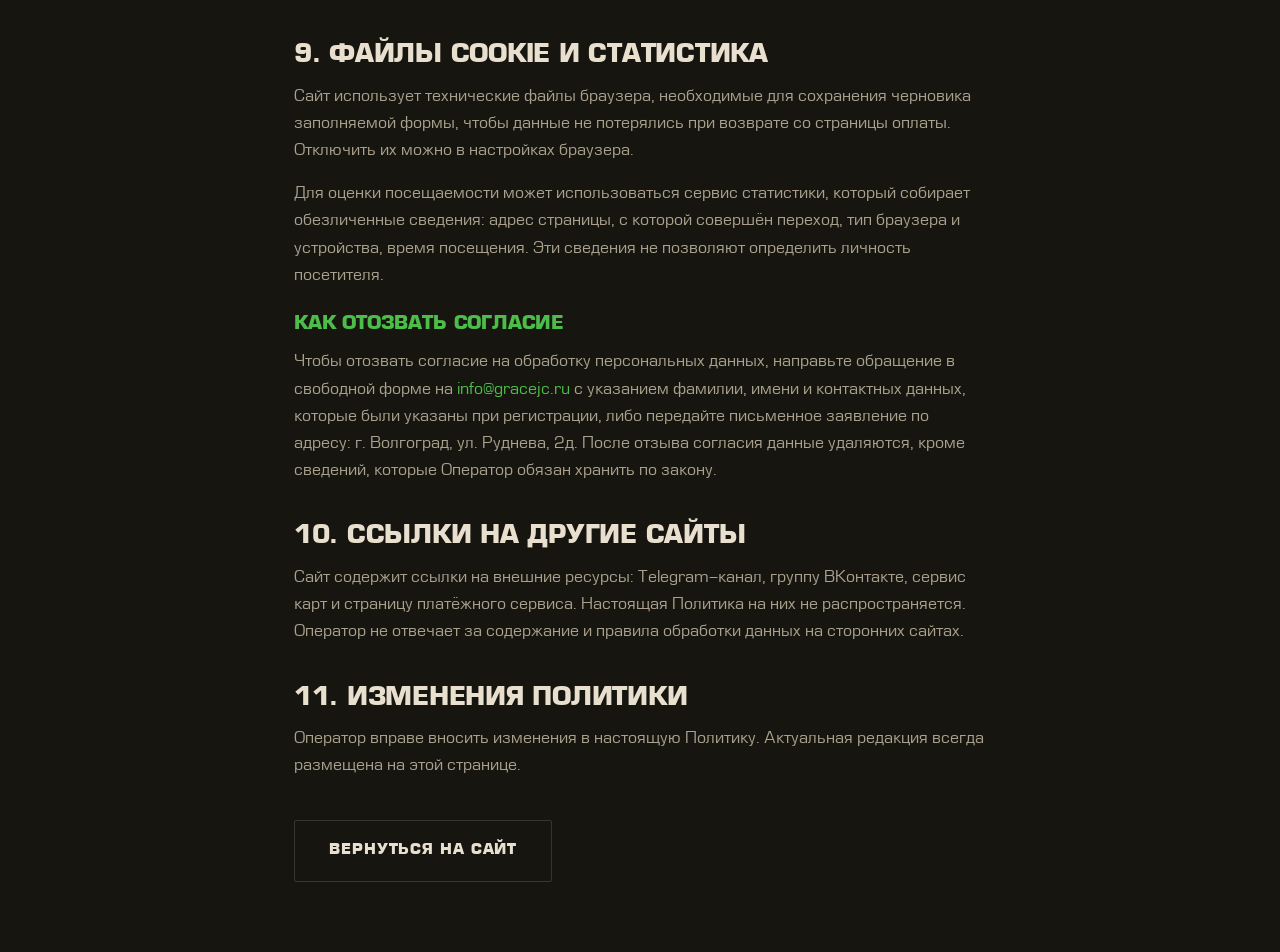
<file: privacy.html>
<!DOCTYPE html>
<html lang="ru">
<head>
<meta charset="UTF-8">
<meta name="viewport" content="width=device-width, initial-scale=1">
<title>Политика обработки персональных данных — ВКЛЮЧИТЕ СВЕТ 2026</title>
<meta name="theme-color" content="#16150F">
<link rel="icon" href="assets/logo/vkl-round.svg" type="image/svg+xml">
<link rel="stylesheet" href="assets/css/style.css?v=1026pay">
<style>
  .doc { max-width: 820px; margin-inline: auto; }
  .doc h2 { font-size: clamp(19px, 2vw, 26px); margin: 40px 0 16px; }
  .doc h3 { font-size: clamp(16px, 1.5vw, 19px); margin: 26px 0 10px; color: var(--green); }
  .doc p, .doc li { color: var(--text-dim); font-size: 16px; line-height: 1.7; }
  .doc ul, .doc ol { padding-left: 20px; }
  .doc li::marker { color: var(--green); }
  .doc b { color: var(--cream); }
  .doc .upd { font-size: 13px; letter-spacing: .1em; text-transform: uppercase; color: var(--text-dim); }
</style>
</head>
<body>

<header class="header is-stuck">
  <div class="wrap header__in">
    <a href="index.html" class="header__logo">
      <img src="assets/logo/mark.png" alt="Включите свет" width="50" height="50">
    </a>
    <a href="index.html" class="nav" style="font-size:13px;color:var(--text-dim)">На главную</a>
  </div>
</header>

<div class="page">
  <div class="wrap page__body doc">
    <a href="index.html" class="back">← На главную</a>
    <h1 class="h1" style="margin-bottom:14px">Политика обработки<br>персональных данных</h1>
    <p class="upd">Редакция от 31 июля 2026 года</p>

    <h2>1. Общие положения</h2>
    <p>
      Настоящая Политика определяет порядок обработки персональных данных посетителей сайта
      конференции «Включите свет» и разработана во исполнение требований Федерального закона
      от 27.07.2006 № 152-ФЗ «О персональных данных».
    </p>
    <p><b>Оператор персональных данных:</b><br>
      Местная религиозная организация Российской Церкви христиан веры евангельской
      «Благодать Иисуса Христа» г. Волгограда.<br>
      ИНН 3441013707, КПП 344301001.<br>
      Адрес: г. Волгоград, ул. Руднева, 2д.<br>
      Электронная почта: <a href="mailto:info@gracejc.ru" class="green">info@gracejc.ru</a><br>
      Телефон: <a href="tel:+79503254445" class="green">+7 950 325-44-45</a>
    </p>
    <p>
      Используя форму регистрации на сайте, посетитель подтверждает согласие с условиями
      настоящей Политики. Согласие на обработку персональных данных даётся отдельным
      действием: проставлением отметки в соответствующем поле формы.
    </p>

    <h2>2. Какие данные мы обрабатываем</h2>
    <p>При регистрации на конференцию Оператор обрабатывает следующие данные:</p>
    <ul>
      <li>фамилия, имя, отчество;</li>
      <li>дата рождения;</li>
      <li>пол;</li>
      <li>номер телефона;</li>
      <li>адрес электронной почты;</li>
      <li>город проживания;</li>
      <li>наименование церкви или отметка о том, что участник её не посещает;</li>
      <li>имя пользователя в Telegram (при наличии, по желанию);</li>
      <li>фамилия, имя, отчество и телефон сопровождающего — для участников младше 18 лет;</li>
      <li>вопрос организаторам, если участник его задал;</li>
      <li>сведения о внесённом добровольном пожертвовании: сумма, дата, номер операции.</li>
    </ul>
    <p>
      Данные банковских карт Оператором не собираются и не хранятся. Платёж проводится
      на стороне платёжного сервиса.
    </p>

    <h2>3. Цели обработки</h2>
    <ul>
      <li>регистрация и допуск участника на конференцию;</li>
      <li>связь с участником по организационным вопросам;</li>
      <li>учёт добровольных пожертвований и их подтверждение;</li>
      <li>направление участнику информации о программе, расписании и изменениях;</li>
      <li>обеспечение безопасности участников, в том числе несовершеннолетних.</li>
    </ul>

    <h2>4. Правовые основания</h2>
    <p>
      Согласие субъекта персональных данных на обработку его персональных данных
      (пункт 1 части 1 статьи 6 Федерального закона № 152-ФЗ), а также заключение
      и исполнение договора, стороной которого является субъект персональных данных.
    </p>
    <p>
      Персональные данные несовершеннолетних участников обрабатываются с согласия
      их законных представителей.
    </p>

    <h2>5. Порядок и сроки обработки</h2>
    <p>
      Обработка осуществляется с использованием средств автоматизации и без таковых
      и включает сбор, запись, систематизацию, накопление, хранение, уточнение,
      использование, передачу, удаление и уничтожение.
    </p>
    <p>
      Персональные данные хранятся не дольше, чем этого требуют цели обработки.
      Срок хранения данных участников составляет один год с даты окончания конференции,
      после чего данные подлежат уничтожению или обезличиванию. Согласие может быть
      отозвано в любой момент.
    </p>

    <h3>Передача третьим лицам</h3>
    <p>
      Оператор не продаёт и не передаёт персональные данные третьим лицам, за исключением:
    </p>
    <ul>
      <li>платёжного сервиса, обеспечивающего приём добровольных пожертвований, в объёме,
        необходимом для проведения операции;</li>
      <li>случаев, предусмотренных законодательством Российской Федерации.</li>
    </ul>

    <h2>6. Защита данных</h2>
    <p>
      Оператор принимает правовые, организационные и технические меры для защиты
      персональных данных от неправомерного доступа, уничтожения, изменения,
      блокирования, копирования и распространения. Доступ к данным участников имеют
      только уполномоченные члены организационной команды конференции.
    </p>
    <p>
      Передача данных между браузером посетителя и сайтом осуществляется
      по защищённому протоколу HTTPS.
    </p>

    <h2>7. Данные третьих лиц</h2>
    <p>
      Если участник указывает в анкете сведения о другом человеке, например фамилию, имя,
      отчество и телефон совершеннолетнего сопровождающего для участника младше 18 лет,
      он подтверждает, что получил согласие этого человека на передачу и обработку его данных
      и несёт ответственность за правомерность их предоставления.
    </p>

    <h2>8. Права субъекта персональных данных</h2>
    <p>Посетитель вправе:</p>
    <ul>
      <li>получать сведения об обработке своих персональных данных;</li>
      <li>требовать уточнения, блокирования или уничтожения данных, если они неполны,
        устарели, неточны или получены неправомерно;</li>
      <li>отозвать согласие на обработку персональных данных;</li>
      <li>обжаловать действия Оператора в Роскомнадзоре или в судебном порядке.</li>
    </ul>
    <p>
      Для реализации этих прав направьте обращение на
      <a href="mailto:info@gracejc.ru" class="green">info@gracejc.ru</a>
      или по адресу: г. Волгоград, ул. Руднева, 2д. Срок ответа не превышает
      установленный законом.
    </p>

    <h2>9. Файлы cookie и статистика</h2>
    <p>
      Сайт использует технические файлы браузера, необходимые для сохранения черновика
      заполняемой формы, чтобы данные не потерялись при возврате со страницы оплаты.
      Отключить их можно в настройках браузера.
    </p>
    <p>
      Для оценки посещаемости может использоваться сервис статистики, который собирает
      обезличенные сведения: адрес страницы, с которой совершён переход, тип браузера
      и устройства, время посещения. Эти сведения не позволяют определить личность посетителя.
    </p>

    <h3>Как отозвать согласие</h3>
    <p>
      Чтобы отозвать согласие на обработку персональных данных, направьте обращение
      в свободной форме на <a href="mailto:info@gracejc.ru" class="green">info@gracejc.ru</a>
      с указанием фамилии, имени и контактных данных, которые были указаны при регистрации,
      либо передайте письменное заявление по адресу: г. Волгоград, ул. Руднева, 2д.
      После отзыва согласия данные удаляются, кроме сведений, которые Оператор обязан
      хранить по закону.
    </p>

    <h2>10. Ссылки на другие сайты</h2>
    <p>
      Сайт содержит ссылки на внешние ресурсы: Telegram-канал, группу ВКонтакте,
      сервис карт и страницу платёжного сервиса. Настоящая Политика на них не распространяется.
      Оператор не отвечает за содержание и правила обработки данных на сторонних сайтах.
    </p>

    <h2>11. Изменения Политики</h2>
    <p>
      Оператор вправе вносить изменения в настоящую Политику. Актуальная редакция
      всегда размещена на этой странице.
    </p>

    <p style="margin-top:40px">
      <a href="index.html" class="btn btn--ghost">Вернуться на сайт</a>
    </p>
  </div>
</div>

<script src="assets/js/app.js?v=10192345"></script>
</body>
</html>
</file>
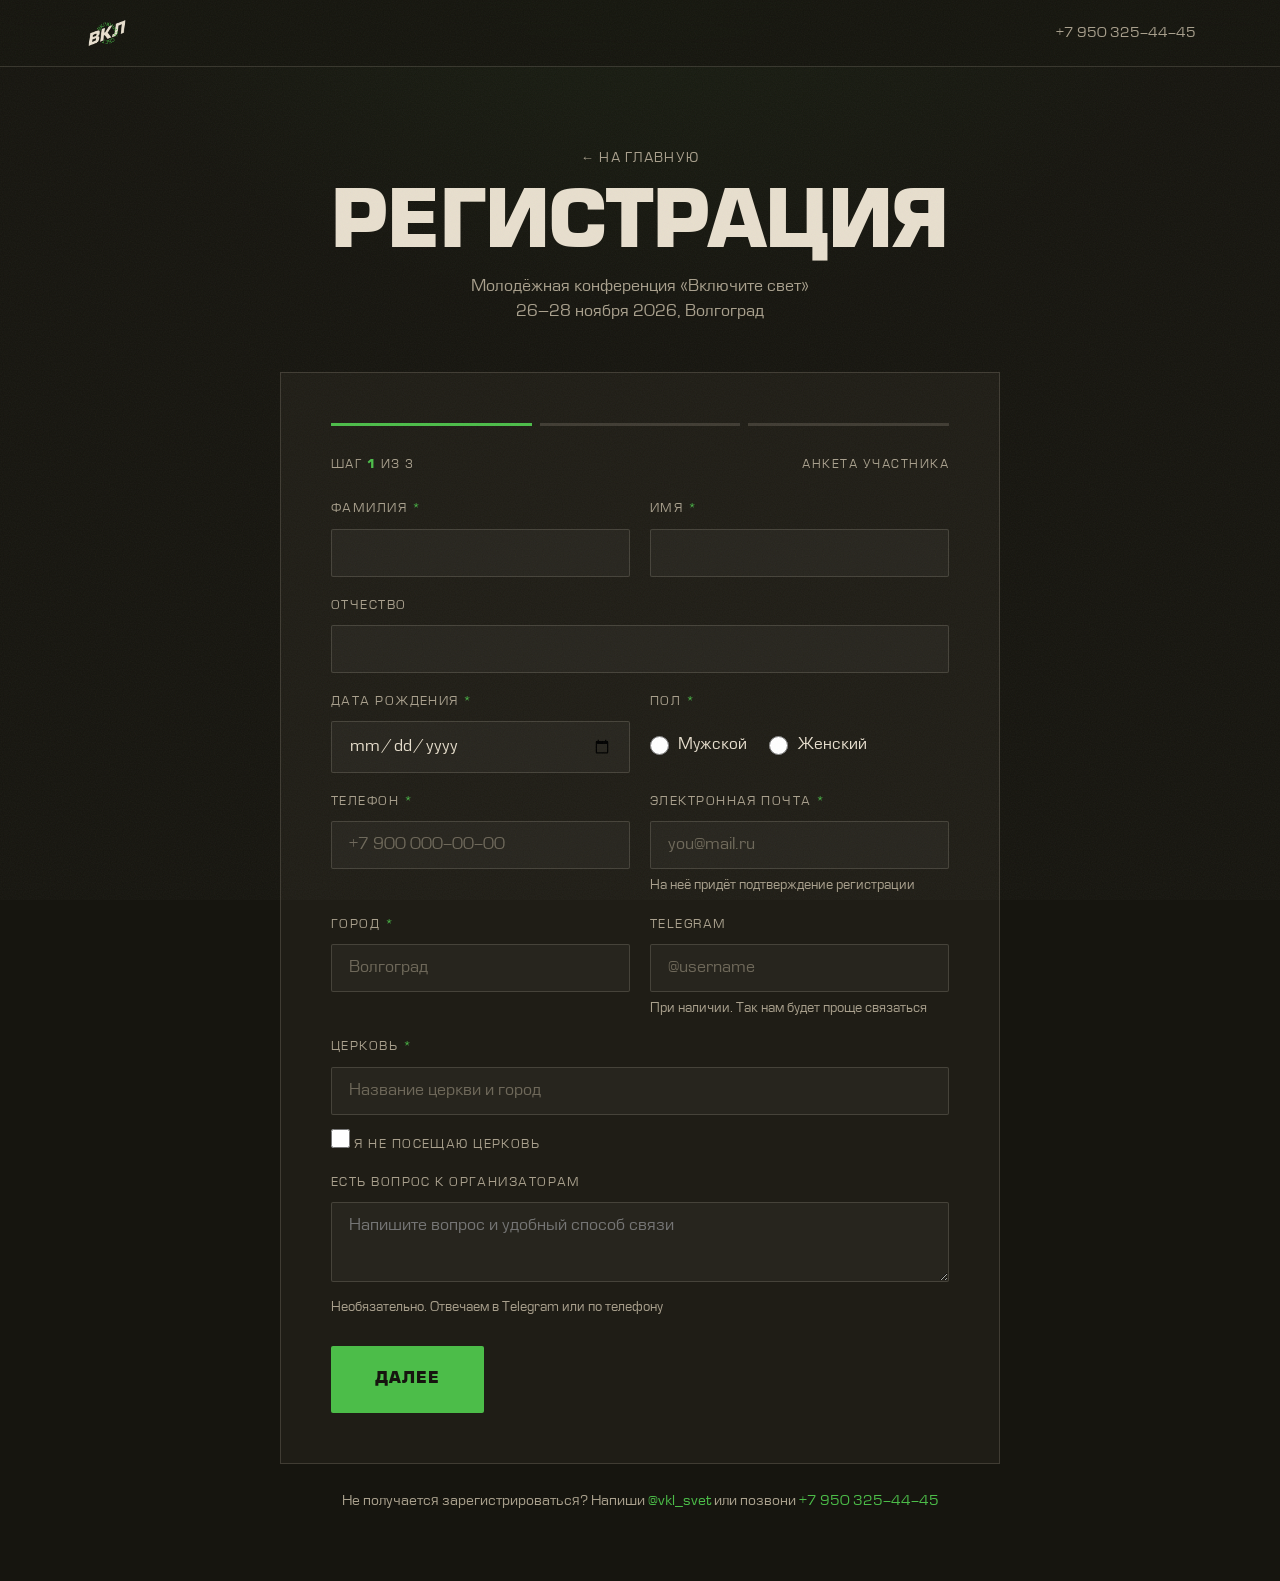
<file: register.html>
<!DOCTYPE html>
<html lang="ru">
<head>
<meta charset="UTF-8">
<meta name="viewport" content="width=device-width, initial-scale=1">
<title>Регистрация — ВКЛЮЧИТЕ СВЕТ 2026</title>
<meta name="description" content="Регистрация на молодёжную конференцию «Включите свет» 26–28 ноября 2026 года в Волгограде.">
<meta name="robots" content="noindex">
<meta name="theme-color" content="#16150F">
<link rel="icon" href="assets/logo/vkl-round.svg" type="image/svg+xml">
<link rel="preload" href="assets/fonts/europebold.woff2" as="font" type="font/woff2" crossorigin>
<link rel="stylesheet" href="assets/css/style.css?v=1026pay">
</head>
<body>

<header class="header is-stuck">
  <div class="wrap header__in">
    <a href="index.html" class="header__logo">
      <img src="assets/logo/mark.png" alt="Включите свет" width="50" height="50">
    </a>
    <a href="tel:+79503254445" class="nav" style="font-size:14px;color:var(--text-dim)">+7 950 325-44-45</a>
  </div>
</header>

<div class="page">
  <div class="wrap page__body">

    <div class="page-head center">
      <a href="index.html" class="back">← На главную</a>
      <h1 class="h1">Регистрация</h1>
      <p class="dim" style="margin-top:12px">Молодёжная конференция «Включите свет»<br>26&ndash;28 ноября 2026, Волгоград</p>
    </div>

    <div class="form-wrap">
      <div class="steps" aria-hidden="true">
        <div class="step-dot is-active" data-step="1"></div>
        <div class="step-dot" data-step="2"></div>
        <div class="step-dot" data-step="3"></div>
      </div>
      <div class="step-label">
        <span>Шаг <b id="stepNow">1</b> из 3</span>
        <span id="stepName">Анкета участника</span>
      </div>

      <form id="regForm" novalidate autocomplete="on">
        <!-- honeypot: человек это поле не видит, боты заполняют -->
        <div style="position:absolute;left:-9999px" aria-hidden="true">
          <label>Не заполняйте это поле<input type="text" name="website" tabindex="-1" autocomplete="off"></label>
        </div>

        <!-- ================= ШАГ 1: АНКЕТА ================= -->
        <div class="form-step is-active" data-step="1">

          <div class="row2">
            <div class="field">
              <label for="lastName">Фамилия <span class="req">*</span></label>
              <input type="text" id="lastName" name="lastName" autocomplete="family-name" required>
              <div class="field__err">Укажи фамилию</div>
            </div>
            <div class="field">
              <label for="firstName">Имя <span class="req">*</span></label>
              <input type="text" id="firstName" name="firstName" autocomplete="given-name" required>
              <div class="field__err">Укажи имя</div>
            </div>
          </div>

          <div class="field" id="patronymicField">
            <label for="patronymic">Отчество</label>
            <input type="text" id="patronymic" name="patronymic" autocomplete="additional-name">
            <div class="field__err">Отчество нужно для доверенности</div>
          </div>

          <div class="row2">
            <div class="field">
              <label for="birthDate">Дата рождения <span class="req">*</span></label>
              <input type="date" id="birthDate" name="birthDate" required min="1930-01-01" max="2026-11-26">
              <div class="field__err">Укажи дату рождения</div>
            </div>
            <div class="field">
              <label>Пол <span class="req">*</span></label>
              <div class="radio-row" style="padding-top:12px">
                <label><input type="radio" name="gender" value="Мужской" required> Мужской</label>
                <label><input type="radio" name="gender" value="Женский"> Женский</label>
              </div>
              <div class="field__err">Выбери пол, это нужно для расселения</div>
            </div>
          </div>

          <!-- предупреждение по возрасту -->
          <div id="ageBlock" hidden></div>

          <div class="row2">
            <div class="field">
              <label for="phone">Телефон <span class="req">*</span></label>
              <input type="tel" id="phone" name="phone" placeholder="+7 900 000-00-00" autocomplete="tel" required>
              <div class="field__err">Укажи телефон полностью</div>
            </div>
            <div class="field">
              <label for="email">Электронная почта <span class="req">*</span></label>
              <input type="email" id="email" name="email" placeholder="you@mail.ru" autocomplete="email" required>
              <div class="field__err">Проверь адрес почты</div>
              <div class="hint">На неё придёт подтверждение регистрации</div>
            </div>
          </div>

          <div class="row2">
            <div class="field">
              <label for="city">Город <span class="req">*</span></label>
              <input type="text" id="city" name="city" placeholder="Волгоград" required>
              <div class="field__err">Укажи, откуда приедешь</div>
            </div>
            <div class="field">
              <label for="telegram">Telegram</label>
              <input type="text" id="telegram" name="telegram" placeholder="@username">
              <div class="hint">При наличии. Так нам будет проще связаться</div>
            </div>
          </div>

          <div class="field">
            <label for="church">Церковь <span class="req">*</span></label>
            <input type="text" id="church" name="church" placeholder="Название церкви и город">
            <div class="field__err">Укажи церковь или отметь пункт ниже</div>
            <label class="check" style="margin-top:12px">
              <input type="checkbox" id="noChurch" name="noChurch">
              <span>Я не посещаю церковь</span>
            </label>
          </div>

          <div class="field">
            <label for="comment">Есть вопрос к организаторам</label>
            <textarea id="comment" name="comment" rows="3"
              placeholder="Напишите вопрос и удобный способ связи"></textarea>
            <div class="hint">Необязательно. Отвечаем в Telegram или по телефону</div>
          </div>

          <div class="form-actions">
            <button type="button" class="btn btn--lg" data-go="2">Далее</button>
          </div>
        </div>

        <!-- ================= ШАГ 2: ПРОВЕРКА ================= -->
        <div class="form-step" data-step="2">
          <p class="dim" style="margin-top:0">
            Проверь данные. На следующем шаге откроется защищённая страница оплаты.
          </p>

          <dl class="summary" id="summary"></dl>

          <div class="donate">
            <label for="amount">Рекомендуемое добровольное пожертвование</label>
            <div class="donate__row">
              <input type="text" id="amount" name="amount" value="1000" inputmode="numeric"
                     aria-describedby="amountHint">
              <span class="donate__cur rub">₽</span>
            </div>
            <input type="range" id="amountRange" class="donate__range"
                   min="1000" max="1000000" step="500" value="1000"
                   aria-label="Размер пожертвования">
            <div class="donate__scale" aria-hidden="true">
              <span>1 000 <span class="rub">₽</span></span>
              <span>1 000 000 <span class="rub">₽</span></span>
            </div>
            <div class="hint" id="amountHint">
              От 1000 <span class="rub">₽</span>. Можно внести больше, если есть желание
              поддержать конференцию.
            </div>
          </div>

          <div class="await">
            <h3>На конференции вас ждёт</h3>
            <ul>
              <li>Сессии, мастер-классы и ток-шоу</li>
              <li>Вечер хвалы и утренние молитвы</li>
              <li>Кофе-брейки в перерывах</li>
              <li>В обед горячее, салат и чай</li>
            </ul>
          </div>

          <div style="margin-top:26px">
            <label class="check">
              <input type="checkbox" id="agreePd" name="agreePd" required>
              <span>Даю согласие на обработку персональных данных на условиях
                <a href="privacy.html" target="_blank" rel="noopener">политики обработки персональных данных</a></span>
            </label>
            <label class="check">
              <input type="checkbox" id="agreeOffer" name="agreeOffer" required>
              <span>Ознакомлен(а) с условиями
                <a href="offer.html" target="_blank" rel="noopener">внесения добровольного пожертвования</a>
                и правилами конференции</span>
            </label>
          </div>

          <div class="field__err" id="agreeErr" style="display:none">
            Отметь оба пункта, чтобы перейти к оплате
          </div>

          <div class="form-actions">
            <button type="button" class="btn btn--ghost" data-go="1">Изменить</button>
            <button type="button" class="btn btn--lg btn--shine" id="toPay">Перейти к оплате</button>
          </div>
        </div>

        <!-- ================= ШАГ 3: ОПЛАТА ПО QR ================= -->
        <div class="form-step" data-step="3">
          <div class="pay">
            <h2 class="h3 pay__t">Осталось внести пожертвование</h2>

            <div class="pay__grid">
              <div class="pay__qrcol">
                <div class="pay__qr">
                  <img src="assets/img/qr-pay.png" alt="QR-код для оплаты" width="330" height="330">
                </div>
                <a class="btn pay__link" href="https://qr.nspk.ru/AS1A0036K4VBM12L9CC9U4D3BNNPDQLV?type=01&amp;bank=100000000111&amp;crc=38E7"
                   target="_blank" rel="noopener">Открыть оплату в банке</a>
                <p class="dim pay__linkhint">С телефона откроется список банков — выбери свой, приложение откроется само</p>
              </div>

              <ol class="pay__steps">
                <li>
                  <b>Отсканируй QR-код</b> в приложении банка. Если ты с телефона —
                  нажми <b>«Открыть оплату в банке»</b> и выбери свой банк.
                </li>
                <li>
                  Укажи сумму <b class="green">1000 <span class="rub">₽</span></b>
                  или больше, если хочешь поддержать конференцию.
                </li>
                <li>
                  <b>Пришли чек в Telegram-бот</b> — без этого регистрация
                  не будет подтверждена.
                </li>
              </ol>
            </div>

            <div class="pay__bot">
              <h3>Как отправить чек</h3>
              <ol>
                <li>Открой бота по кнопке ниже и нажми <b>Начать</b>. Если кнопки нет, открой <b>Меню</b> слева от поля ввода и выбери <b>«Начать регистрацию»</b>.</li>
                <li>Отправь <b>одним сообщением</b>: свои фамилию и имя, а к нему приложи
                  фото или скриншот чека.</li>
              </ol>
              <a href="https://t.me/vklsvet_pay_bot" class="btn btn--lg btn--shine"
                 id="botLink" target="_blank" rel="noopener" style="width:100%;margin-top:6px">
                Отправить чек в бот
              </a>
            </div>

            <p class="dim" style="font-size:14px;margin-top:22px;text-align:center">
              Не получается оплатить? Напиши
              <a href="https://t.me/vkl_svet" class="green" target="_blank" rel="noopener">@vkl_svet</a>
              или позвони <a href="tel:+79503254445" class="green">+7 950 325-44-45</a>
            </p>
          </div>
        </div>

        <!-- ================= ШАГ 4: ЗАВЕРШЕНО ================= -->
        <div class="form-step" data-step="4">
          <div class="done">
            <div class="done__ic" aria-hidden="true">
              <svg width="28" height="28" viewBox="0 0 24 24" fill="none" stroke="currentColor" stroke-width="2.4">
                <path d="M4 12.5l5.5 5.5L20 6.5" stroke-linecap="round" stroke-linejoin="round"/>
              </svg>
            </div>
            <h2 class="h3">Ты в списке участников</h2>
            <p class="dim" style="margin-top:12px">
              Пожертвование получено, регистрация завершена.
              На стойке регистрации назови свою фамилию и имя.
            </p>
            <p class="dim" style="font-size:15px;margin-top:18px">
              Ждём тебя 26 ноября, ул. Руднева, 2д.<br>
              Не забудь бумажную Библию и блокнот.
            </p>
            <p class="dim" style="font-size:14px;margin-top:16px">
              Все новости публикуем в
              <a href="https://t.me/vkl_svet" class="green" target="_blank" rel="noopener">Telegram-канале</a>.
            </p>
            <p style="margin-top:22px">
              <a href="index.html" class="btn btn--ghost">На главную</a>
            </p>
          </div>
        </div>
      </form>
    </div>

    <p class="center dim" style="font-size:14px;margin-top:26px">
      Не получается зарегистрироваться? Напиши
      <a href="https://t.me/vkl_svet" class="green" target="_blank" rel="noopener">@vkl_svet</a>
      или позвони <a href="tel:+79503254445" class="green">+7 950 325-44-45</a>
    </p>

  </div>
</div>

<script src="assets/js/app.js?v=10192345"></script>
<script src="assets/js/register.js?v=10261300"></script>
</body>
</html>
</file>
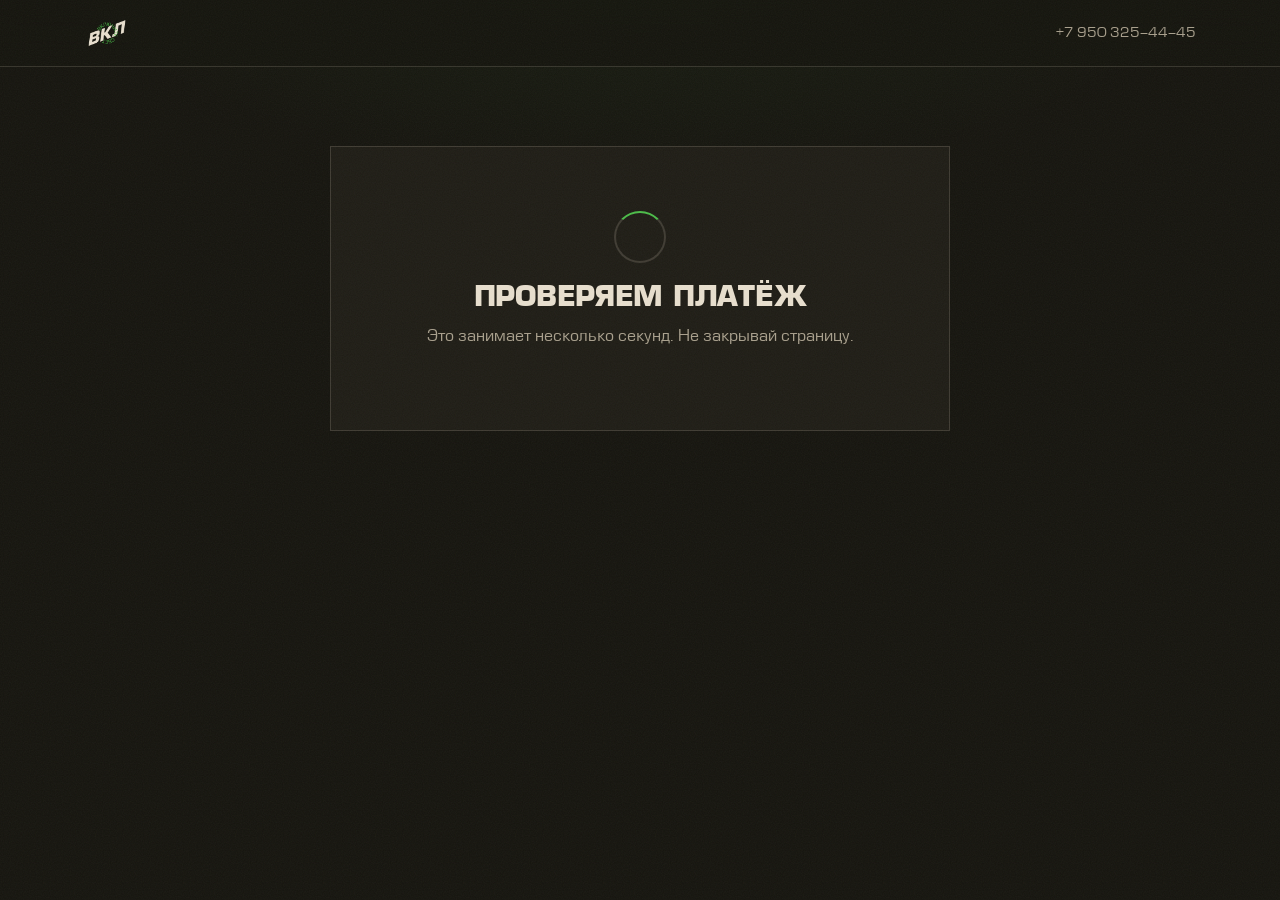
<file: success.html>
<!DOCTYPE html>
<html lang="ru">
<head>
<meta charset="UTF-8">
<meta name="viewport" content="width=device-width, initial-scale=1">
<title>Пожертвование получено — ВКЛЮЧИТЕ СВЕТ 2026</title>
<meta name="robots" content="noindex">
<meta name="theme-color" content="#16150F">
<link rel="icon" href="assets/logo/vkl-round.svg" type="image/svg+xml">
<link rel="stylesheet" href="assets/css/style.css?v=1026pay">
</head>
<body>

<header class="header is-stuck">
  <div class="wrap header__in">
    <a href="index.html" class="header__logo">
      <img src="assets/logo/mark.png" alt="Включите свет" width="50" height="50">
    </a>
    <a href="tel:+79503254445" class="nav" style="font-size:14px;color:var(--text-dim)">+7 950 325-44-45</a>
  </div>
</header>

<div class="page">
  <div class="wrap page__body">

    <!-- Ожидание подтверждения от платёжного сервиса -->
    <div class="status-box" id="waiting">
      <div class="spinner" aria-hidden="true"></div>
      <h1 class="h3">Проверяем платёж</h1>
      <p class="dim" style="margin-top:12px">
        Это занимает несколько секунд. Не закрывай страницу.
      </p>
    </div>

    <!-- Платёж подтверждён -->
    <div class="status-box" id="confirmed" hidden>
      <div class="done__ic" aria-hidden="true">
        <svg width="28" height="28" viewBox="0 0 24 24" fill="none" stroke="currentColor" stroke-width="2.4">
          <path d="M4 12.5l5.5 5.5L20 6.5" stroke-linecap="round" stroke-linejoin="round"/>
        </svg>
      </div>
      <h1 class="h3">Пожертвование получено</h1>
      <p class="dim" style="margin-top:12px">
        Осталось подтвердить участие, чтобы мы внесли тебя в список.
      </p>
      <p style="margin-top:26px">
        <button class="btn btn--lg btn--shine" id="finishBtn" style="width:100%;max-width:340px">
          Завершить регистрацию
        </button>
      </p>
    </div>

    <!-- Готово -->
    <div class="status-box" id="done" hidden>
      <div class="done__ic" aria-hidden="true">
        <svg width="28" height="28" viewBox="0 0 24 24" fill="none" stroke="currentColor" stroke-width="2.4">
          <path d="M4 12.5l5.5 5.5L20 6.5" stroke-linecap="round" stroke-linejoin="round"/>
        </svg>
      </div>
      <h1 class="h3">Ты зарегистрирован</h1>
      <p class="dim" style="margin-top:12px">Назови этот номер на стойке регистрации</p>
      <div class="done__code" id="ticketCode">—</div>

      <dl class="summary" id="memo" style="margin-top:30px;text-align:left"></dl>

      <p class="dim" style="font-size:14.5px;margin-top:22px">
        Копию мы отправили на твою почту. Если письма нет, проверь папку «Спам».
      </p>

      <div style="display:flex;gap:12px;flex-wrap:wrap;justify-content:center;margin-top:26px">
        <a href="https://t.me/vkl_svet" class="btn" target="_blank" rel="noopener">Подписаться на канал</a>
        <a href="index.html" class="btn btn--ghost">На главную</a>
      </div>
    </div>

    <!-- Платёж ещё обрабатывается -->
    <div class="status-box" id="pending" hidden>
      <h1 class="h3">Платёж обрабатывается</h1>
      <p class="dim" style="margin-top:12px">
        Банк ещё не прислал подтверждение. Обычно это занимает до 15 минут.
        Деньги при этом не потеряются.
      </p>
      <div style="display:flex;gap:12px;flex-wrap:wrap;justify-content:center;margin-top:26px">
        <button class="btn" id="retryBtn">Проверить ещё раз</button>
        <a href="https://t.me/vkl_svet" class="btn btn--ghost" target="_blank" rel="noopener">Написать нам</a>
      </div>
    </div>

  </div>
</div>

<script src="assets/js/app.js?v=10192345"></script>
<script>
(function () {
  'use strict';
  var $ = window.VKL.$;

  var API = '';               // тот же адрес, что в register.js
  var DEMO = !API;

  var params = new URLSearchParams(location.search);
  var paymentId = params.get('payment_id') || params.get('paymentId') || '';

  var show = function (id) {
    ['waiting', 'confirmed', 'done', 'pending'].forEach(function (k) {
      $('#' + k).hidden = (k !== id);
    });
  };

  var lastData = null;
  try { lastData = JSON.parse(sessionStorage.getItem('vkl_reg_last') || 'null'); } catch (e) {}

  var makeCode = function (d) {
    var base = ((d && d.lastName) || '') + ((d && d.phone) || '') + (paymentId || '0');
    var h = 0;
    for (var i = 0; i < base.length; i++) { h = (h * 31 + base.charCodeAt(i)) >>> 0; }
    return 'ВС-' + String(h % 9000 + 1000);
  };

  var fillMemo = function (d) {
    if (!d) return;
    var rows = [
      ['Участник', [d.lastName, d.firstName].filter(Boolean).join(' ')],
      ['Даты', '26–28 ноября 2026'],
      ['Адрес', 'Волгоград, улица Руднева, 2д'],
      ['Начало', '26 ноября, регистрация с 16:00']
    ];
    if (d.age !== null && d.age < 18) {
      rows.push(['Не забудь', 'доверенность от родителей на сопровождающего']);
    }
    $('#memo').innerHTML = rows.map(function (r) {
      return '<div class="summary__row"><dt>' + r[0] + '</dt><dd>' + r[1] + '</dd></div>';
    }).join('');
  };

  var finish = function () {
    var btn = $('#finishBtn');
    btn.disabled = true;
    btn.textContent = 'Завершаем...';

    var after = function (code) {
      $('#ticketCode').textContent = code;
      fillMemo(lastData);
      show('done');
    };

    if (DEMO) { setTimeout(function () { after(makeCode(lastData)); }, 700); return; }

    fetch(API + '/status?paymentId=' + encodeURIComponent(paymentId))
      .then(function (r) { return r.json(); })
      .then(function () { after(''); })
      .catch(function () {
        btn.disabled = false;
        btn.textContent = 'Завершить регистрацию';
        alert('Не удалось завершить. Попробуй ещё раз или напиши @vkl_svet.');
      });
  };

  var tries = 0;
  var check = function () {
    if (DEMO) { setTimeout(function () { show('confirmed'); }, 1200); return; }

    fetch(API + '/status?paymentId=' + encodeURIComponent(paymentId))
      .then(function (r) { return r.json(); })
      .then(function (res) {
        if (res && res.paid) { show('confirmed'); return; }
        tries++;
        if (tries < 30) { setTimeout(check, 2000); }
        else { show('pending'); }
      })
      .catch(function () {
        tries++;
        if (tries < 30) { setTimeout(check, 2000); } else { show('pending'); }
      });
  };

  $('#finishBtn').addEventListener('click', finish);
  $('#retryBtn').addEventListener('click', function () { tries = 0; show('waiting'); check(); });

  check();
})();
</script>
</body>
</html>
</file>
<file: assets/css/style.css>
/* ==========================================================================
   ВКЛЮЧИТЕ СВЕТ 2026 — молодёжная конференция, Волгоград
   Фирменный стиль: винтаж вместо неона (по мудборду 2026)
   ========================================================================== */

/* --- Шрифты ------------------------------------------------------------- */
@font-face {
  font-family: 'Europe';
  src: url('../fonts/europenormal.woff2') format('woff2');
  font-weight: 400; font-style: normal; font-display: swap;
}
@font-face {
  font-family: 'Europe';
  src: url('../fonts/europeitalic.woff2') format('woff2');
  font-weight: 400; font-style: italic; font-display: swap;
}
@font-face {
  font-family: 'Europe';
  src: url('../fonts/europebold.woff2') format('woff2');
  font-weight: 700; font-style: normal; font-display: swap;
}
@font-face {
  font-family: 'Europe';
  src: url('../fonts/europebolditalic.woff2') format('woff2');
  font-weight: 700; font-style: italic; font-display: swap;
}
@font-face {
  font-family: 'Betmo RUS';
  src: url('../fonts/betmo-rus.woff2') format('woff2');
  font-weight: 400; font-style: normal; font-display: swap;
}

/* --- Переменные --------------------------------------------------------- */
:root {
  /* палитра 2026, замерена с мудборда */
  --green:       #4CBD49;
  --green-lt:    #CBFFAA;
  --teal:        #568686;
  --yellow:      #FFF7AE;
  --ochre:       #AB804D;
  --cream:       #E8DFCE;

  --ink:         #16150F;   /* глубокий графит, основной фон */
  --ink-2:       #1F1D16;
  --ink-3:       #2A2721;
  --paper:       #F3EEE2;   /* светлая бумага */

  --text:        var(--cream);
  --text-dim:    #A9A08D;
  --line:        rgba(232, 223, 206, .16);

  --wrap:        1240px;
  --gutter:      clamp(20px, 5vw, 64px);
  --radius:      2px;

  --ease:        cubic-bezier(.22, 1, .36, 1);
  --slant:       -8deg;      /* фирменный наклон, мягче логотипного 20° */
}

/* --- База --------------------------------------------------------------- */
*, *::before, *::after { box-sizing: border-box; }

html {
  scroll-behavior: smooth;
  -webkit-text-size-adjust: 100%;
  /* фиксированная шапка не должна накрывать заголовок при переходе по якорю */
  scroll-padding-top: 96px;
}
@media (prefers-reduced-motion: reduce) {
  html { scroll-behavior: auto; }
  *, *::before, *::after {
    animation-duration: .01ms !important;
    animation-iteration-count: 1 !important;
    transition-duration: .01ms !important;
  }
}

body {
  margin: 0;
  background: var(--ink);
  color: var(--text);
  font-family: 'Europe', 'Helvetica Neue', Arial, sans-serif;
  font-size: clamp(16px, 1.05vw, 18px);
  line-height: 1.6;
  overflow-x: hidden;
  /* тонкое зерно поверх всего фона — «потёртая бумага» из мудборда */
  background-image:
    radial-gradient(ellipse 80% 50% at 50% -10%, rgba(76,189,73,.07), transparent 60%);
}

/* зерно отдельным слоем, чтобы не мешать фонам секций */
body::after {
  content: '';
  position: fixed;
  inset: 0;
  z-index: 9999;
  pointer-events: none;
  opacity: .05;
  background-image: url("data:image/svg+xml,%3Csvg xmlns='http://www.w3.org/2000/svg' width='140' height='140'%3E%3Cfilter id='n'%3E%3CfeTurbulence type='fractalNoise' baseFrequency='.85' numOctaves='3'/%3E%3C/filter%3E%3Crect width='140' height='140' filter='url(%23n)'/%3E%3C/svg%3E");
}

img, video, svg { max-width: 100%; display: block; }
a { color: inherit; text-decoration: none; }
button { font: inherit; color: inherit; }

/* --- Типографика -------------------------------------------------------- */
h1, h2, h3, h4 {
  font-weight: 700;
  line-height: .92;
  letter-spacing: -.01em;
  text-transform: uppercase;
  margin: 0;
}

.h-display {
  font-size: clamp(48px, 11vw, 168px);
  font-style: italic;
  line-height: .82;
}
.h1 { font-size: clamp(34px, 6.2vw, 88px); }
.h2 { font-size: clamp(28px, 4.4vw, 62px); }
.h3 { font-size: clamp(21px, 2.2vw, 30px); }

.script {
  font-family: 'Betmo RUS', 'Marck', cursive;
  font-weight: 400;
  font-style: normal;
  text-transform: none;
  letter-spacing: 0;
  line-height: 1.1;
  color: var(--yellow);
}

.lead {
  font-size: clamp(18px, 1.5vw, 23px);
  line-height: 1.5;
  color: var(--cream);
}
.dim { color: var(--text-dim); }
.green { color: var(--green); }
.tnum { font-variant-numeric: tabular-nums; }

/* ₽ в шрифте Europe отсутствует, подставляем системный */
.rub { font-family: 'Helvetica Neue', Arial, sans-serif; font-weight: 400; letter-spacing: 0; }
.nowrap, .price__v { white-space: nowrap; }

/* --- Сетка -------------------------------------------------------------- */
.wrap {
  width: 100%;
  max-width: var(--wrap);
  margin-inline: auto;
  padding-inline: var(--gutter);
}

.section {
  position: relative;
  padding-block: clamp(72px, 11vh, 150px);
}
.section--tight { padding-block: clamp(52px, 7vh, 96px); }

.section-head {
  display: flex;
  align-items: baseline;
  gap: 18px;
  margin-bottom: clamp(30px, 4vw, 56px);
  flex-wrap: wrap;
}
.section-num {
  font-size: 13px;
  letter-spacing: .18em;
  color: var(--green);
  font-weight: 700;
}

/* --- Кнопки ------------------------------------------------------------- */
.btn {
  --btn-bg: var(--green);
  --btn-fg: var(--ink);
  position: relative;
  display: inline-flex;
  align-items: center;
  justify-content: center;
  gap: 12px;
  padding: 17px 34px;
  background: var(--btn-bg);
  color: var(--btn-fg);
  border: 0;
  border-radius: var(--radius);
  font-weight: 700;
  font-size: 15px;
  letter-spacing: .06em;
  text-transform: uppercase;
  cursor: pointer;
  overflow: hidden;
  transition: transform .45s var(--ease), box-shadow .45s var(--ease);
  isolation: isolate;
}
.btn::before {
  content: '';
  position: absolute;
  inset: 0;
  z-index: -1;
  background: var(--green-lt);
  transform: translateY(101%);
  transition: transform .5s var(--ease);
}
.btn:hover { transform: translateY(-2px); box-shadow: 0 12px 34px rgba(76,189,73,.26); }
.btn:hover::before { transform: translateY(0); }
.btn:active { transform: translateY(0); }
.btn:focus-visible { outline: 2px solid var(--green-lt); outline-offset: 3px; }

.btn--ghost {
  --btn-bg: transparent;
  --btn-fg: var(--cream);
  border: 1px solid var(--line);
}
.btn--ghost::before { background: var(--cream); }
.btn--ghost:hover { --btn-fg: var(--ink); box-shadow: none; }

.btn--lg { padding: 21px 44px; font-size: 16px; }
.btn[disabled] { opacity: .4; pointer-events: none; }

/* --- Хедер -------------------------------------------------------------- */
.header {
  position: fixed;
  inset: 0 0 auto 0;
  z-index: 100;
  padding-block: 16px;
  transition: background .5s var(--ease), backdrop-filter .5s var(--ease), padding .5s var(--ease);
}
.header.is-stuck {
  background: rgba(22,21,15,.86);
  backdrop-filter: blur(14px);
  padding-block: 10px;
  border-bottom: 1px solid var(--line);
}
.header__in {
  display: flex;
  align-items: center;
  justify-content: space-between;
  gap: 20px;
}
.header__logo {
  display: flex;
  align-items: center;
  gap: 12px;
  font-weight: 700;
  font-style: italic;
  font-size: 19px;
  letter-spacing: .02em;
}
.header__logo svg, .header__logo img { width: 46px; height: 46px; flex: none; }

.nav {
  display: flex;
  align-items: center;
  gap: clamp(16px, 2vw, 32px);
}
.nav a {
  font-size: 13px;
  letter-spacing: .1em;
  text-transform: uppercase;
  color: var(--text-dim);
  transition: color .3s;
  position: relative;
}
.nav a::after {
  content: '';
  position: absolute;
  left: 0; bottom: -5px;
  width: 100%; height: 1px;
  background: var(--green);
  transform: scaleX(0);
  transform-origin: right;
  transition: transform .4s var(--ease);
}
.nav a:hover { color: var(--cream); }
.nav a:hover::after { transform: scaleX(1); transform-origin: left; }

.burger { display: none; background: none; border: 0; cursor: pointer; padding: 10px; }
.burger span {
  display: block; width: 26px; height: 2px; background: var(--cream);
  transition: transform .4s var(--ease), opacity .3s;
}
.burger span + span { margin-top: 6px; }
.burger.is-open span:nth-child(1) { transform: translateY(8px) rotate(45deg); }
.burger.is-open span:nth-child(2) { opacity: 0; }
.burger.is-open span:nth-child(3) { transform: translateY(-8px) rotate(-45deg); }

@media (max-width: 900px) {
  .burger { display: block; }
  /* backdrop-filter делает шапку containing block для fixed-потомков,
     из-за этого выпадающее меню привязывалось к шапке, а не к экрану */
  .header.is-stuck { backdrop-filter: none; background: rgba(22,21,15,.96); }
  .header .nav {
    position: fixed;
    top: 0; left: 0;
    width: 100%;
    height: 100svh;
    flex-direction: column;
    justify-content: center;
    gap: 26px;
    background: var(--ink);
    transform: translateY(-100%);
    transition: transform .6s var(--ease);
    visibility: hidden;
  }
  .header .nav.is-open { visibility: visible; }
  .header .nav.is-open { transform: translateY(0); }
  .nav a { font-size: 20px; }
  .header__cta { display: none; }
}

/* --- Первый экран ------------------------------------------------------- */
.hero {
  position: relative;
  min-height: 100svh;
  display: flex;
  align-items: flex-end;
  overflow: hidden;
  padding-bottom: clamp(40px, 8vh, 90px);
}
.hero__media {
  position: absolute;
  inset: 0;
  z-index: 0;
}
.hero__media video,
.hero__media img {
  width: 100%;
  height: 100%;
  object-fit: cover;
  /* приглушаем видео под винтажную гамму мудборда */
  filter: grayscale(.72) contrast(1.06) brightness(.62) sepia(.18);
  transform: scale(1.04);
}
.hero__media::after {
  content: '';
  position: absolute;
  inset: 0;
  background:
    linear-gradient(to top, var(--ink) 2%, rgba(22,21,15,.55) 38%, rgba(22,21,15,.35) 100%),
    radial-gradient(ellipse 60% 45% at 50% 40%, rgba(76,189,73,.16), transparent 70%);
}

.hero__in { position: relative; z-index: 2; width: 100%; }

/* знак-печать в правом верхнем углу: по брендбуку акцентный лого ставится в угол макета */
.hero__mark {
  position: absolute;
  z-index: 2;
  top: clamp(96px, 15vh, 170px);
  right: var(--gutter);
  width: clamp(78px, 9vw, 132px);
  opacity: .92;
  animation: markIn 1.4s var(--ease) both;
}
/* на телефоне знак уже есть в шапке, второй раз он только мешает */
@media (max-width: 760px) {
  .hero__mark { display: none; }
}
@keyframes markIn {
  from { opacity: 0; transform: rotate(-40deg) scale(.7); }
  to   { opacity: 1; transform: rotate(0) scale(1); }
}

.hero__title {
  transform: skewX(var(--slant));
  transform-origin: left bottom;
}
.hero__title span { display: block; }
.hero__sub {
  font-size: clamp(13px, 1.5vw, 19px);
  letter-spacing: .3em;
  text-transform: uppercase;
  color: var(--green);
  font-weight: 700;
  margin-top: 14px;
}

.hero__meta {
  display: flex;
  flex-wrap: wrap;
  align-items: flex-end;
  gap: clamp(20px, 4vw, 60px);
  margin-top: clamp(26px, 4vh, 50px);
}
.hero__date {
  font-size: clamp(40px, 6.4vw, 86px);
  line-height: .9;
}
.hero__place {
  font-size: clamp(24px, 3vw, 40px);
  color: var(--cream);
}
.hero__actions {
  display: flex;
  flex-wrap: wrap;
  gap: 14px;
  margin-top: clamp(26px, 4vh, 44px);
}

.hero__scroll {
  position: absolute;
  right: var(--gutter);
  bottom: clamp(40px, 8vh, 90px);
  z-index: 2;
  writing-mode: vertical-rl;
  font-size: 11px;
  letter-spacing: .28em;
  text-transform: uppercase;
  color: var(--text-dim);
  display: flex;
  align-items: center;
  gap: 14px;
}
.hero__scroll::after {
  content: '';
  width: 1px;
  height: 62px;
  background: linear-gradient(var(--green), transparent);
  animation: scrollLine 2.4s ease-in-out infinite;
}
@keyframes scrollLine {
  0%, 100% { transform: scaleY(.35); transform-origin: top; opacity: .5; }
  50%      { transform: scaleY(1);   transform-origin: top; opacity: 1; }
}
@media (max-width: 900px) { .hero__scroll { display: none; } }

/* --- Бегущая строка ----------------------------------------------------- */
.ticker {
  position: relative;
  z-index: 3;
  background: var(--green);
  color: var(--ink);
  padding-block: 15px;
  overflow: hidden;
  border-block: 1px solid rgba(22,21,15,.2);
  /* по краям слова затухают: обрезанное слово больше не читается как опечатка */
  -webkit-mask-image: linear-gradient(90deg, transparent, #000 7%, #000 93%, transparent);
          mask-image: linear-gradient(90deg, transparent, #000 7%, #000 93%, transparent);
}
.ticker__row {
  display: flex;
  width: max-content;
  animation: tick 38s linear infinite;
}
.ticker:hover .ticker__row { animation-play-state: paused; }
.ticker__row span {
  font-size: clamp(19px, 2.4vw, 34px);
  font-weight: 700;
  font-style: italic;
  text-transform: uppercase;
  padding-inline: 26px;
  white-space: nowrap;
  display: flex;
  align-items: center;
  gap: 26px;
}
.ticker__row span::after {
  content: '';
  width: 9px; height: 9px;
  border-radius: 50%;
  background: var(--ink);
  flex: none;
}
@keyframes tick { from { transform: translateX(0); } to { transform: translateX(-50%); } }

.ticker--dark { background: var(--ink-2); color: var(--cream); border-color: var(--line); }
.ticker--dark .ticker__row span::after { background: var(--green); }

/* --- Появление при скролле ---------------------------------------------- */
.js .rv {
  opacity: 0;
  transform: translateY(34px);
  transition: opacity 1s var(--ease), transform 1s var(--ease);
}
.js .rv.is-in { opacity: 1; transform: none; }
.js .rv[data-d="1"] { transition-delay: .1s; }
.js .rv[data-d="2"] { transition-delay: .2s; }
.js .rv[data-d="3"] { transition-delay: .3s; }
.js .rv[data-d="4"] { transition-delay: .4s; }
.js .rv[data-d="5"] { transition-delay: .5s; }

/* построчное появление заголовков */
.rv-line { display: block; overflow: hidden; }
.rv-line > * {
  display: block;
  transform: translateY(105%);
  transition: transform 1.1s var(--ease);
}
.is-in .rv-line > * { transform: none; }
.rv-line:nth-child(2) > * { transition-delay: .09s; }
.rv-line:nth-child(3) > * { transition-delay: .18s; }

/* --- О конференции ------------------------------------------------------ */
.about { background: var(--ink); }
.about__grid {
  display: grid;
  grid-template-columns: 1fr 1fr;
  gap: clamp(30px, 5vw, 80px);
  align-items: start;
}
@media (max-width: 860px) { .about__grid { grid-template-columns: 1fr; } }

.about__lead { font-size: clamp(20px, 2.1vw, 29px); line-height: 1.35; }
.about__lead strong { color: var(--green); font-weight: 700; }

.pill {
  display: inline-block;
  padding: 7px 16px;
  border: 1px solid var(--line);
  border-radius: 100px;
  font-size: 12px;
  letter-spacing: .14em;
  text-transform: uppercase;
  color: var(--green);
  margin-bottom: 22px;
}

.goals { display: grid; gap: 2px; margin-top: 34px; }
.goal {
  display: flex;
  align-items: baseline;
  gap: 18px;
  padding: 20px 0;
  border-top: 1px solid var(--line);
}
.goal:last-child { border-bottom: 1px solid var(--line); }
.goal__i {
  font-size: 12px;
  color: var(--green);
  font-weight: 700;
  flex: none;
  width: 26px;
}
.goal__t { font-size: clamp(17px, 1.6vw, 21px); }

/* --- Стих Писания (разделитель) ----------------------------------------- */
.verse {
  position: relative;
  text-align: center;
  padding-block: clamp(80px, 14vh, 170px);
  background:
    linear-gradient(var(--ink-2), var(--ink-2)),
    var(--ink);
  border-block: 1px solid var(--line);
  overflow: hidden;
}
.verse__bg {
  position: absolute;
  inset: 0;
  opacity: .1;
  background-size: cover;
  background-position: center;
  filter: grayscale(1);
}
.verse__q {
  position: relative;
  font-size: clamp(23px, 3.4vw, 50px);
  line-height: 1.22;
  font-style: italic;
  font-weight: 700;
  text-transform: none;
  max-width: 17ch;
  margin-inline: auto;
}
.verse__q .lit { color: var(--green); }
.verse__ref {
  position: relative;
  margin-top: 26px;
  font-size: 13px;
  letter-spacing: .22em;
  text-transform: uppercase;
  color: var(--text-dim);
}

/* --- Что тебя ждёт ------------------------------------------------------ */
.cards {
  display: grid;
  grid-template-columns: repeat(auto-fit, minmax(255px, 1fr));
  gap: 2px;
  background: var(--line);
  border: 1px solid var(--line);
}
.card {
  position: relative;
  background: var(--ink);
  padding: clamp(28px, 3vw, 44px);
  min-height: 260px;
  display: flex;
  flex-direction: column;
  /* по верху, иначе заголовки в соседних карточках стоят на разной высоте */
  justify-content: flex-start;
  gap: clamp(18px, 2.4vw, 34px);
  overflow: hidden;
  transition: background .5s var(--ease);
}
.card__t { min-height: 2.05em; }
.card::before {
  content: '';
  position: absolute;
  inset: auto 0 0 0;
  height: 2px;
  background: var(--green);
  transform: scaleX(0);
  transform-origin: left;
  transition: transform .6s var(--ease);
}
.card:hover { background: var(--ink-2); }
.card:hover::before { transform: scaleX(1); }
.card__n {
  font-size: 12px;
  letter-spacing: .16em;
  color: var(--green);
  font-weight: 700;
}
.card__t { font-size: clamp(20px, 2vw, 27px); }
.card__d { color: var(--text-dim); font-size: 15px; line-height: 1.55; }

/* --- Спикеры ------------------------------------------------------------ */
.speakers-grid {
  display: grid;
  grid-template-columns: repeat(12, minmax(0, 1fr));
  gap: clamp(14px, 2vw, 26px);
}

.speaker {
  grid-column: span 4;
  position: relative;
  overflow: hidden;
  display: flex;
  flex-direction: column;
  min-width: 0;
  background: var(--ink-2);
  border: 1px solid var(--line);
}
.speaker::after {
  content: '';
  position: absolute;
  inset: auto 0 0;
  height: 3px;
  background: var(--green);
  transform: scaleX(0);
  transform-origin: left;
  transition: transform .55s var(--ease);
}
.speaker:hover::after { transform: scaleX(1); }

.speaker__media {
  position: relative;
  margin: 0;
  aspect-ratio: 3 / 4;
  overflow: hidden;
  background: #c9b898;
}
.speaker__media > img {
  display: block;
  width: 100%;
  height: 100%;
  object-fit: cover;
  transition: transform .8s var(--ease), filter .5s var(--ease);
}
.speaker:hover .speaker__media > img { transform: scale(1.018); filter: contrast(1.035); }

.speaker__body {
  display: flex;
  flex: 1;
  flex-direction: column;
  align-items: flex-start;
  padding: clamp(22px, 2.6vw, 36px);
}
.speaker__num {
  margin-bottom: 16px;
  color: var(--green);
  font-size: 11px;
  font-weight: 700;
  letter-spacing: .2em;
}
.speaker__name {
  margin: 0;
  max-width: 13ch;
  font-size: clamp(25px, 2.35vw, 37px);
  line-height: 1.02;
  text-transform: uppercase;
}
.speaker__role {
  margin: 18px 0 0;
  max-width: 43ch;
  color: var(--text-dim);
  font-size: clamp(14px, 1.05vw, 16px);
  line-height: 1.55;
}
.speaker__text {
  margin: 15px 0 0;
  max-width: 56ch;
  color: var(--text-dim);
  font-size: 15px;
  line-height: 1.6;
}
.speaker__text strong { color: var(--cream); font-weight: 700; }

.speaker--pastors { grid-column: span 5; }
.speaker--mission {
  grid-column: span 7;
  display: grid;
  grid-template-columns: minmax(250px, .86fr) minmax(0, 1.14fr);
}
.speaker--mission .speaker__media { min-height: 100%; aspect-ratio: auto; }
.speaker--mission .speaker__name { max-width: none; }

.speaker-note {
  position: absolute;
  right: clamp(12px, 1.5vw, 20px);
  bottom: clamp(12px, 1.5vw, 20px);
  width: clamp(96px, 9vw, 132px);
  aspect-ratio: 1;
  overflow: hidden;
  border: 3px solid var(--green);
  border-radius: 50%;
  background: var(--ink);
  box-shadow: 0 12px 35px rgba(22, 21, 15, .48);
}
.speaker-note__video {
  display: block;
  width: 100%;
  height: 100%;
  object-fit: cover;
}
.speaker-note__toggle {
  position: absolute;
  inset: 0;
  display: flex;
  align-items: flex-end;
  justify-content: center;
  padding: 0 8px 11px;
  border: 0;
  border-radius: 50%;
  background: transparent;
  color: #fff;
  cursor: pointer;
}
.speaker-note__toggle span {
  padding: 4px 8px;
  border-radius: 20px;
  background: rgba(22, 21, 15, .78);
  font-family: 'Europe', 'Helvetica Neue', Arial, sans-serif;
  font-size: 10px;
  font-weight: 700;
  letter-spacing: .04em;
  line-height: 1;
  text-transform: uppercase;
}
.speaker-note.is-sound { border-color: var(--yellow); }

@media (max-width: 980px) {
  .speaker { grid-column: span 6; }
  .speaker--mission { grid-column: 1 / -1; }
}

@media (max-width: 620px) {
  .speakers-grid { grid-template-columns: 1fr; gap: 18px; }
  .speaker,
  .speaker--pastors,
  .speaker--mission { grid-column: 1; }
  .speaker--mission { display: flex; }
  .speaker--mission .speaker__media { aspect-ratio: 1 / 1.04; min-height: 0; }
  .speaker__body { padding: 24px 22px 28px; }
  .speaker__name { font-size: clamp(27px, 8.5vw, 38px); }
  .speaker-note { width: 104px; }
}

/* --- Расписание --------------------------------------------------------- */
.days { display: grid; gap: 2px; }
.day {
  display: grid;
  grid-template-columns: minmax(160px, .8fr) 2fr;
  gap: clamp(20px, 4vw, 60px);
  padding-block: clamp(26px, 3.4vw, 44px);
  border-top: 1px solid var(--line);
}
.day:last-child { border-bottom: 1px solid var(--line); }
@media (max-width: 760px) { .day { grid-template-columns: 1fr; gap: 16px; } }

.day__d { display: flex; align-items: baseline; gap: 12px; }
.day__num { font-size: clamp(44px, 5.6vw, 82px); line-height: .85; font-weight: 700; font-style: italic; }
.day__mon { font-size: 13px; letter-spacing: .18em; text-transform: uppercase; color: var(--text-dim); }
.day__wd  { display: block; font-size: 12px; letter-spacing: .16em; color: var(--green); margin-top: 6px; }

.slots { display: grid; gap: 1px; }
.slot {
  display: grid;
  grid-template-columns: 92px 1fr;
  gap: 20px;
  padding: 13px 0;
  border-bottom: 1px solid rgba(232,223,206,.08);
  align-items: baseline;
}
.slot:last-child { border-bottom: 0; }
.slot__t { color: var(--green); font-weight: 700; font-size: 15px; }
.slot__n { font-size: 16px; }
.slot__tag {
  display: inline-block;
  margin-left: 10px;
  padding: 3px 9px;
  border: 1px solid var(--line);
  border-radius: 100px;
  font-size: 10px;
  letter-spacing: .12em;
  text-transform: uppercase;
  color: var(--yellow);
  vertical-align: middle;
}

/* --- Галерея с параллаксом ---------------------------------------------- */
.gallery { overflow: hidden; }
.gal-row {
  display: flex;
  gap: 16px;
  width: max-content;
  will-change: transform;
}
.gal-row + .gal-row { margin-top: 16px; }
.gal-row img {
  width: clamp(230px, 27vw, 400px);
  aspect-ratio: 3 / 2;
  object-fit: cover;
  filter: contrast(1.03);
  transition: filter .6s var(--ease), transform .8s var(--ease);
}
.gal-row img:hover { filter: contrast(1.1) brightness(1.08); transform: scale(1.02); }

/* --- Регистрация -------------------------------------------------------- */
.reg { background: var(--ink-2); border-block: 1px solid var(--line); }
.reg__grid {
  display: grid;
  grid-template-columns: .85fr 1.15fr;
  gap: clamp(32px, 5vw, 76px);
  align-items: start;
}
@media (max-width: 940px) { .reg__grid { grid-template-columns: 1fr; } }

.price {
  display: flex;
  align-items: baseline;
  gap: 12px;
  margin-block: 8px 20px;
}
.price__v { font-size: clamp(58px, 8vw, 108px); line-height: .85; font-weight: 700; font-style: italic; color: var(--green); }
.price__c { font-size: 15px; color: var(--text-dim); max-width: 15ch; line-height: 1.35; }

.warn {
  display: flex;
  gap: 15px;
  padding: 20px 22px;
  background: rgba(255,247,174,.07);
  border-left: 2px solid var(--yellow);
  font-size: 15.5px;
  line-height: 1.5;
}
.warn b { color: var(--yellow); }

/* шаги формы */
.steps { display: flex; gap: 8px; margin-bottom: 30px; }
.step-dot {
  flex: 1;
  height: 3px;
  background: var(--line);
  position: relative;
  overflow: hidden;
}
.step-dot::after {
  content: '';
  position: absolute; inset: 0;
  background: var(--green);
  transform: scaleX(0);
  transform-origin: left;
  transition: transform .7s var(--ease);
}
.step-dot.is-done::after, .step-dot.is-active::after { transform: scaleX(1); }

.step-label {
  display: flex;
  justify-content: space-between;
  font-size: 11.5px;
  letter-spacing: .13em;
  text-transform: uppercase;
  color: var(--text-dim);
  margin-bottom: 26px;
}
.step-label b { color: var(--green); font-weight: 700; }

.form-step { display: none; }
.form-step.is-active { display: block; animation: stepIn .6s var(--ease) both; }
@keyframes stepIn { from { opacity: 0; transform: translateX(18px); } to { opacity: 1; transform: none; } }

.field { margin-bottom: 20px; }
.field label {
  display: block;
  font-size: 12px;
  letter-spacing: .12em;
  text-transform: uppercase;
  color: var(--text-dim);
  margin-bottom: 9px;
}
.field label .req { color: var(--green); }

.field input[type=text],
.field input[type=tel],
.field input[type=email],
.field input[type=date],
.field input[type=number],
.field select,
.field textarea {
  width: 100%;
  padding: 15px 17px;
  background: rgba(232,223,206,.045);
  border: 1px solid var(--line);
  border-radius: var(--radius);
  color: var(--cream);
  font-family: inherit;
  font-size: 16px;
  transition: border-color .35s, background .35s;
}
.field input:focus, .field select:focus, .field textarea:focus {
  outline: none;
  border-color: var(--green);
  background: rgba(76,189,73,.07);
}
.field input::placeholder { color: rgba(169,160,141,.55); }
.field select { appearance: none; cursor: pointer;
  background-image: url("data:image/svg+xml,%3Csvg xmlns='http://www.w3.org/2000/svg' width='12' height='8'%3E%3Cpath d='M1 1l5 5 5-5' stroke='%23A9A08D' stroke-width='1.6' fill='none'/%3E%3C/svg%3E");
  background-repeat: no-repeat; background-position: right 17px center;
}
.field select option { background: var(--ink-2); color: var(--cream); }

.field--err input, .field--err select { border-color: #D2643F; }
.field__err { display: none; margin-top: 7px; font-size: 13px; color: #E08055; }
.field--err .field__err { display: block; }

.row2 { display: grid; grid-template-columns: 1fr 1fr; gap: 20px; }
@media (max-width: 620px) { .row2 { grid-template-columns: 1fr; gap: 0; } }

.check {
  display: flex;
  gap: 13px;
  align-items: flex-start;
  font-size: 14px;
  line-height: 1.5;
  color: var(--text-dim);
  cursor: pointer;
  margin-bottom: 16px;
}
.check input { margin: 0; flex: none; width: 19px; height: 19px; accent-color: var(--green); margin-top: 2px; }
.check a { color: var(--green); text-decoration: underline; text-underline-offset: 3px; }

.form-actions { display: flex; flex-wrap: wrap; gap: 13px; margin-top: 28px; }

/* сводка перед оплатой */
.summary { border: 1px solid var(--line); }
.summary__row {
  display: flex;
  justify-content: space-between;
  gap: 20px;
  padding: 13px 20px;
  border-bottom: 1px solid var(--line);
  font-size: 15px;
}
.summary__row:last-child { border-bottom: 0; }
.summary__row dt { color: var(--text-dim); margin: 0; }
.summary__row dd { margin: 0; text-align: right; }
.summary__row--total { background: rgba(76,189,73,.09); font-weight: 700; }
.summary__row--total dd { color: var(--green); font-size: 19px; }

/* успех */
.done {
  text-align: center;
  padding: clamp(34px, 5vw, 60px);
  border: 1px solid var(--green);
  background: rgba(76,189,73,.07);
}
.done__ic {
  width: 64px; height: 64px;
  margin: 0 auto 22px;
  border-radius: 50%;
  border: 2px solid var(--green);
  display: grid;
  place-items: center;
  color: var(--green);
  animation: pop .7s var(--ease) both;
}
@keyframes pop { from { transform: scale(.4); opacity: 0; } to { transform: scale(1); opacity: 1; } }
.done__code {
  display: inline-block;
  margin-top: 18px;
  padding: 13px 26px;
  border: 1px dashed var(--green);
  font-size: clamp(21px, 3vw, 32px);
  font-weight: 700;
  letter-spacing: .12em;
  color: var(--green);
}

/* --- Локация ------------------------------------------------------------ */
.place__grid {
  display: grid;
  grid-template-columns: 1fr 1.25fr;
  gap: clamp(28px, 4vw, 64px);
  align-items: center;
}
@media (max-width: 880px) { .place__grid { grid-template-columns: 1fr; } }

.map {
  position: relative;
  aspect-ratio: 16 / 11;
  border: 1px solid var(--line);
  overflow: hidden;
  background: var(--ink-2);
}
.map iframe { width: 100%; height: 100%; border: 0; filter: grayscale(.85) invert(.9) hue-rotate(180deg) contrast(.9); }

.contacts { display: grid; gap: 2px; margin-top: 30px; }
.contact {
  display: flex;
  justify-content: space-between;
  align-items: baseline;
  gap: 20px;
  padding: 15px 0;
  border-top: 1px solid var(--line);
  transition: color .3s;
}
.contact:last-child { border-bottom: 1px solid var(--line); }
.contact__k { font-size: 12px; letter-spacing: .13em; text-transform: uppercase; color: var(--text-dim); }
.contact__v { font-size: clamp(16px, 1.5vw, 20px); font-weight: 700; }
a.contact:hover .contact__v { color: var(--green); }

/* --- Проживание / до 18 ------------------------------------------------- */
.info-grid {
  display: grid;
  grid-template-columns: repeat(auto-fit, minmax(280px, 1fr));
  gap: 2px;
  background: var(--line);
  border: 1px solid var(--line);
}
.info-cell { background: var(--ink); padding: clamp(26px, 3vw, 40px); }
.info-cell h3 { margin-bottom: 14px; }
.info-cell p { color: var(--text-dim); font-size: 15.5px; line-height: 1.6; margin: 0 0 12px; }
.info-cell ul { margin: 0; padding-left: 18px; color: var(--text-dim); font-size: 15.5px; line-height: 1.7; }
.info-cell li::marker { color: var(--green); }

.doc-link {
  display: inline-flex;
  align-items: center;
  gap: 10px;
  margin-top: 8px;
  font-size: 14px;
  font-weight: 700;
  color: var(--green);
  border-bottom: 1px solid rgba(76,189,73,.4);
  padding-bottom: 3px;
  transition: border-color .3s;
}
.doc-link:hover { border-color: var(--green); }

/* --- FAQ ---------------------------------------------------------------- */
.faq { display: grid; gap: 0; }
.q { border-top: 1px solid var(--line); }
.q:last-child { border-bottom: 1px solid var(--line); }
.q__btn {
  width: 100%;
  display: flex;
  align-items: center;
  justify-content: space-between;
  gap: 24px;
  padding: 24px 0;
  background: none;
  border: 0;
  text-align: left;
  cursor: pointer;
  font-size: clamp(17px, 1.7vw, 22px);
  font-weight: 700;
  text-transform: uppercase;
  transition: color .3s;
}
.q__btn:hover { color: var(--green); }
.q__ic {
  flex: none;
  width: 22px; height: 22px;
  position: relative;
}
.q__ic::before, .q__ic::after {
  content: '';
  position: absolute;
  inset: 50% 0 auto 0;
  height: 1.5px;
  background: var(--green);
  transition: transform .45s var(--ease);
}
.q__ic::after { transform: rotate(90deg); }
.q.is-open .q__ic::after { transform: rotate(0); }

.q__body {
  display: grid;
  grid-template-rows: 0fr;
  transition: grid-template-rows .55s var(--ease);
}
.q.is-open .q__body { grid-template-rows: 1fr; }
.q__body > div { overflow: hidden; }
.q__body p {
  margin: 0 0 22px;
  color: var(--text-dim);
  font-size: 16px;
  line-height: 1.65;
  max-width: 78ch;
}

/* --- Футер -------------------------------------------------------------- */
.footer {
  background: var(--ink-2);
  border-top: 1px solid var(--line);
  padding-block: clamp(50px, 7vw, 90px) 34px;
}
.footer__top {
  display: grid;
  grid-template-columns: 1.4fr 1fr 1fr;
  gap: clamp(28px, 4vw, 60px);
  padding-bottom: 44px;
  border-bottom: 1px solid var(--line);
}
@media (max-width: 820px) { .footer__top { grid-template-columns: 1fr; } }

.footer h4 {
  font-size: 12px;
  letter-spacing: .16em;
  color: var(--green);
  margin-bottom: 18px;
}
.footer ul { list-style: none; margin: 0; padding: 0; display: grid; gap: 11px; }
.footer a { color: var(--text-dim); font-size: 15px; transition: color .3s; }
.footer a:hover { color: var(--cream); }

.socials { display: flex; gap: 10px; margin-top: 22px; }
.socials a {
  width: 44px; height: 44px;
  display: grid; place-items: center;
  border: 1px solid var(--line);
  border-radius: 50%;
  transition: border-color .35s, background .35s, transform .35s var(--ease);
}
.socials a:hover { border-color: var(--green); background: rgba(76,189,73,.12); transform: translateY(-3px); }
.socials svg { width: 19px; height: 19px; fill: currentColor; }

.footer__bot {
  display: flex;
  flex-wrap: wrap;
  justify-content: space-between;
  gap: 16px;
  padding-top: 26px;
  font-size: 12.5px;
  color: rgba(169,160,141,.7);
  line-height: 1.6;
}
.footer__legal { max-width: 62ch; }

/* --- Модалка ------------------------------------------------------------ */
.modal {
  position: fixed;
  inset: 0;
  z-index: 200;
  display: grid;
  place-items: center;
  padding: 20px;
  background: rgba(10,9,6,.82);
  backdrop-filter: blur(6px);
  opacity: 0;
  visibility: hidden;
  transition: opacity .45s var(--ease), visibility .45s;
}
.modal.is-open { opacity: 1; visibility: visible; }
.modal__box {
  width: min(660px, 100%);
  max-height: 86vh;
  overflow-y: auto;
  background: var(--ink-2);
  border: 1px solid var(--line);
  padding: clamp(26px, 4vw, 46px);
  transform: translateY(24px) scale(.98);
  transition: transform .5s var(--ease);
}
.modal.is-open .modal__box { transform: none; }
.modal__x {
  float: right;
  background: none;
  border: 0;
  font-size: 26px;
  line-height: 1;
  cursor: pointer;
  color: var(--text-dim);
  transition: color .3s;
}
.modal__x:hover { color: var(--green); }
.modal h3 { margin-bottom: 18px; }
.modal p { color: var(--text-dim); font-size: 15px; line-height: 1.65; }

/* --- Утилиты ------------------------------------------------------------ */
.sr {
  position: absolute; width: 1px; height: 1px;
  padding: 0; margin: -1px; overflow: hidden;
  clip: rect(0 0 0 0); white-space: nowrap; border: 0;
}
.mt0 { margin-top: 0; } .mb0 { margin-bottom: 0; }
.center { text-align: center; }

/* ==========================================================================
   Блоки, добавленные по итогам разбора 62 сайтов конференций
   ========================================================================== */

/* --- Полоса-условие под первым экраном ---------------------------------- */
.strip {
  background: var(--ochre);
  color: #1a1611;
  padding-block: 15px;
  position: relative;
  z-index: 3;
}
.strip__in {
  display: flex;
  align-items: center;
  justify-content: space-between;
  gap: 18px;
  flex-wrap: wrap;
}
.strip__t { margin: 0; font-size: clamp(13.5px, 1.25vw, 16px); line-height: 1.45; flex: 1 1 auto; min-width: 0; }
.strip__t b { font-weight: 700; }
.strip__l {
  font-size: 13px;
  font-weight: 700;
  letter-spacing: .08em;
  text-transform: uppercase;
  white-space: nowrap;
  border-bottom: 1px solid rgba(26,22,17,.35);
  padding-bottom: 2px;
  transition: border-color .3s;
}
.strip__l:hover { border-color: #1a1611; }

/* --- Блик на главной кнопке --------------------------------------------- */
.btn--shine::after {
  content: '';
  position: absolute;
  top: 0; left: -60%;
  width: 45%; height: 100%;
  background: linear-gradient(100deg, transparent, rgba(255,255,255,.55), transparent);
  transform: skewX(-18deg);
  animation: shine 5s ease-in-out infinite;
  pointer-events: none;
}
@keyframes shine {
  0%, 72% { left: -60%; }
  92%, 100% { left: 125%; }
}

/* --- Цитата внутри текста ----------------------------------------------- */
.quote {
  margin: 26px 0;
  padding-left: 22px;
  border-left: 2px solid var(--green);
}
.quote blockquote {
  margin: 0;
  font-family: 'Betmo RUS', 'Marck', cursive;
  font-size: clamp(21px, 2.4vw, 32px);
  line-height: 1.25;
  color: var(--yellow);
}
.quote figcaption {
  margin-top: 9px;
  font-size: 12px;
  letter-spacing: .18em;
  text-transform: uppercase;
  color: var(--text-dim);
}
.ref {
  font-size: 12px;
  letter-spacing: .2em;
  text-transform: uppercase;
  color: var(--text-dim);
}

/* --- Для кого ------------------------------------------------------------ */
.who-grid {
  display: grid;
  grid-template-columns: repeat(auto-fit, minmax(240px, 1fr));
  gap: 2px;
  background: var(--line);
  border: 1px solid var(--line);
}
.who {
  background: var(--ink);
  padding: clamp(26px, 3vw, 40px);
  transition: background .5s var(--ease);
}
.who:hover { background: var(--ink-2); }
.who__t {
  font-size: clamp(18px, 1.8vw, 24px);
  margin-bottom: 12px;
  color: var(--green);
}
.who__d { color: var(--text-dim); font-size: 15.5px; line-height: 1.6; margin: 0; }

/* --- Вечер хвалы --------------------------------------------------------- */
.free {
  display: grid;
  grid-template-columns: 1.3fr .7fr;
  gap: clamp(28px, 4vw, 64px);
  align-items: center;
  padding: clamp(30px, 4vw, 58px);
  border: 1px solid var(--line);
  background:
    linear-gradient(120deg, rgba(86,134,134,.14), transparent 60%),
    var(--ink-2);
}
@media (max-width: 820px) { .free { grid-template-columns: 1fr; } }
.free__side { border-left: 2px solid var(--teal); padding-left: 24px; }
@media (max-width: 820px) { .free__side { border-left: 0; border-top: 2px solid var(--teal); padding: 22px 0 0; } }
.free__date { font-size: clamp(28px, 3.4vw, 44px); color: var(--yellow); }
.free__time {
  font-size: clamp(34px, 4.6vw, 58px);
  font-weight: 700;
  font-style: italic;
  line-height: 1;
  margin-block: 4px 12px;
}

/* --- Что входит / не входит ---------------------------------------------- */
.incl {
  display: grid;
  grid-template-columns: 1fr 1fr;
  gap: 2px;
  margin-top: 30px;
  background: var(--line);
  border: 1px solid var(--line);
}
@media (max-width: 560px) { .incl { grid-template-columns: 1fr; } }
.incl__col { background: var(--ink-2); padding: 22px 24px; }
.incl__col h4 {
  font-size: 12px;
  letter-spacing: .15em;
  text-transform: uppercase;
  color: var(--green);
  margin-bottom: 14px;
}
.incl__col:last-child h4 { color: var(--text-dim); }
.incl__col ul { margin: 0; padding-left: 17px; color: var(--text-dim); font-size: 15px; line-height: 1.75; }
.incl__col li::marker { color: var(--green); }
.incl__col:last-child li::marker { color: var(--ochre); }

/* --- Карточка призыва к регистрации --------------------------------------- */
.reg-cta {
  padding: clamp(28px, 3.6vw, 46px);
  border: 1px solid var(--line);
  background: var(--ink);
  text-align: center;
}
.steps-preview { display: grid; gap: 2px; margin-block: 28px; text-align: left; }
.sp {
  display: flex;
  align-items: baseline;
  gap: 16px;
  padding: 14px 0;
  border-top: 1px solid var(--line);
  font-size: 15.5px;
}
.sp:last-child { border-bottom: 1px solid var(--line); }
.sp__n { font-size: 12px; font-weight: 700; color: var(--green); flex: none; width: 24px; }

/* --- Мини-карточки -------------------------------------------------------- */
.mini-grid {
  display: grid;
  grid-template-columns: repeat(auto-fit, minmax(240px, 1fr));
  gap: 2px;
  background: var(--line);
  border: 1px solid var(--line);
}
.mini { background: var(--ink); padding: clamp(24px, 2.8vw, 34px); }
.mini h4 {
  font-size: 13px;
  letter-spacing: .15em;
  text-transform: uppercase;
  color: var(--green);
  margin-bottom: 12px;
}
.mini p { margin: 0; color: var(--text-dim); font-size: 15px; line-height: 1.6; }

/* --- Финальный призыв ----------------------------------------------------- */
.final {
  padding-block: clamp(70px, 12vh, 140px);
  background:
    radial-gradient(ellipse 70% 60% at 50% 50%, rgba(76,189,73,.13), transparent 70%),
    var(--ink);
  border-top: 1px solid var(--line);
}

/* --- Страницы формы и статусов -------------------------------------------- */
.page {
  min-height: 100vh;
  display: flex;
  flex-direction: column;
  padding-top: 92px;
}
.page__body { flex: 1; padding-block: clamp(34px, 6vh, 70px); }
.page-head { margin-bottom: clamp(28px, 4vw, 46px); }
.page-head .back {
  display: inline-flex;
  align-items: center;
  gap: 9px;
  font-size: 13px;
  letter-spacing: .1em;
  text-transform: uppercase;
  color: var(--text-dim);
  margin-bottom: 20px;
  transition: color .3s;
}
.page-head .back:hover { color: var(--green); }

.form-wrap {
  max-width: 720px;
  margin-inline: auto;
  padding: clamp(26px, 4vw, 50px);
  border: 1px solid var(--line);
  background: var(--ink-2);
}

.status-box {
  max-width: 620px;
  margin-inline: auto;
  text-align: center;
  padding: clamp(34px, 5vw, 64px);
  border: 1px solid var(--line);
  background: var(--ink-2);
}
.status-box .spinner {
  width: 52px; height: 52px;
  margin: 0 auto 24px;
  border: 2px solid var(--line);
  border-top-color: var(--green);
  border-radius: 50%;
  animation: spin 1s linear infinite;
}
@keyframes spin { to { transform: rotate(360deg); } }

.hint {
  font-size: 13px;
  color: var(--text-dim);
  margin-top: 7px;
  line-height: 1.5;
}
.age-note {
  padding: 18px 20px;
  border-left: 2px solid var(--teal);
  background: rgba(86,134,134,.09);
  font-size: 15px;
  line-height: 1.55;
  margin-bottom: 22px;
}
.radio-row { display: flex; gap: 22px; flex-wrap: wrap; }
.radio-row label {
  display: flex; align-items: center; gap: 9px;
  font-size: 15.5px; color: var(--cream);
  text-transform: none; letter-spacing: 0; margin: 0; cursor: pointer;
}
.radio-row input { width: 19px; height: 19px; accent-color: var(--green); margin: 0; }

/* ==========================================================================
   МОБИЛЬНАЯ ВЁРСТКА
   ========================================================================== */

/* --- Планшеты (до 1024px) ------------------------------------------------- */
@media (max-width: 1024px) {
  .about__grid { gap: 40px; }
  .day { grid-template-columns: minmax(120px, .6fr) 2fr; gap: 26px; }
}

/* --- Телефоны (до 760px) --------------------------------------------------- */
@media (max-width: 760px) {

  :root { --gutter: 18px; }
  body { font-size: 16px; }

  /* нижняя панель с кнопкой занимает место — освобождаем его в конце страницы */
  .footer { padding-bottom: 96px; }

  /* --- Шапка --- */
  .header { padding-block: 10px; }
  .header__logo img { width: 40px; height: 40px; }
  .header .nav { gap: 22px; padding-inline: var(--gutter); }
  .nav a { font-size: 18px; letter-spacing: .06em; }

  /* --- Первый экран --- */
  .hero {
    min-height: 100svh;
    padding-bottom: 34px;
    align-items: flex-end;
  }
  .h-display { font-size: clamp(46px, 15vw, 84px); line-height: .86; }
  .hero__title { transform: skewX(-5deg); }
  .hero__sub { font-size: 12px; letter-spacing: .2em; margin-top: 10px; }

  .hero__meta {
    flex-direction: column;
    align-items: flex-start;
    gap: 2px;
    margin-top: 20px;
  }
  .hero__date { font-size: clamp(34px, 11vw, 52px); }
  .hero__place { font-size: clamp(22px, 7vw, 32px); }

  .hero__actions { flex-direction: column; gap: 10px; margin-top: 24px; width: 100%; }
  .hero__actions .btn { width: 100%; padding: 17px 20px; font-size: 14px; }

  /* --- Полоса-условие --- */
  .strip { padding-block: 13px; }
  .strip__in { flex-direction: column; align-items: flex-start; gap: 8px; }
  .strip__t { font-size: 14px; }

  /* --- Бегущая строка --- */
  .ticker { padding-block: 11px; }
  .ticker__row span { font-size: 17px; padding-inline: 15px; gap: 15px; }
  .ticker__row span::after { width: 6px; height: 6px; }

  /* --- Секции --- */
  .section { padding-block: 56px; }
  .section--tight { padding-block: 44px; }
  .section-head { gap: 10px; margin-bottom: 26px; }
  .h2 { font-size: clamp(27px, 8.5vw, 40px); }
  .h3 { font-size: 20px; }
  .lead { font-size: 17px; }

  /* --- О конференции --- */
  .about__grid { grid-template-columns: 1fr; gap: 34px; }
  .about__lead { font-size: 19px; }
  .goal { padding: 15px 0; gap: 14px; }
  .goal__t { font-size: 16.5px; }
  .quote { padding-left: 16px; margin: 20px 0; }
  .quote blockquote { font-size: 22px; }

  /* --- Для кого --- */
  .who-grid { grid-template-columns: 1fr; }
  .who { padding: 24px 20px; }
  .who__t { font-size: 19px; }

  /* --- Стих-разделитель --- */
  .verse { padding-block: 60px; }
  .verse__q { font-size: 24px; max-width: 14ch; }
  .verse__ref { font-size: 11px; margin-top: 18px; }

  /* --- Карточки --- */
  .cards { grid-template-columns: 1fr; }
  .card { min-height: 0; padding: 24px 20px; gap: 16px; }
  .card__t { font-size: 21px; }
  .card__d { font-size: 15px; }

  /* --- Спикеры --- */
  .speakers__soon { padding: 32px 20px; }
  .speakers__soon .script { font-size: 34px; }

  /* --- Расписание --- */
  .day { grid-template-columns: 1fr; gap: 14px; padding-block: 24px; }
  .day__num { font-size: 48px; }
  .day__d { align-items: center; }
  .slot { grid-template-columns: 74px 1fr; gap: 12px; padding: 11px 0; }
  .slot__t { font-size: 14px; }
  .slot__n { font-size: 15px; }
  .slot__tag { display: block; margin: 6px 0 0; width: fit-content; }

  /* --- Вечер хвалы --- */
  .free { grid-template-columns: 1fr; padding: 26px 20px; gap: 24px; }
  .free__date { font-size: 30px; }
  .free__time { font-size: 38px; }
  .free__side .btn { width: 100%; }

  /* --- Галерея --- */
  .gal-row { gap: 10px; }
  .gal-row + .gal-row { margin-top: 10px; }
  .gal-row img { width: 74vw; }

  /* --- Регистрация --- */
  .reg__grid { grid-template-columns: 1fr; gap: 32px; }
  .price { flex-direction: column; align-items: flex-start; gap: 4px; }
  .price__v { font-size: 68px; }
  .price__c { max-width: none; font-size: 14.5px; }
  .warn { padding: 16px 18px; font-size: 15px; gap: 12px; }
  .incl { grid-template-columns: 1fr; margin-top: 24px; }
  .reg-cta { padding: 26px 20px; }
  .sp { font-size: 15px; gap: 12px; padding: 12px 0; }

  /* --- Важное перед поездкой --- */
  .info-grid { grid-template-columns: 1fr; }
  .info-cell { padding: 24px 20px; }

  /* --- Локация --- */
  .place__grid { grid-template-columns: 1fr; gap: 26px; }
  .map { aspect-ratio: 4 / 3; }
  .contact { padding: 13px 0; gap: 14px; }
  .contact__v { font-size: 16px; text-align: right; }
  .place__grid .btn { width: 100%; }

  /* --- Вопросы --- */
  .q__btn { font-size: 17px; padding: 19px 0; gap: 16px; }
  .q__body p { font-size: 15.5px; margin-bottom: 19px; }

  /* --- Финал --- */
  .final { padding-block: 58px; }
  .final .btn { width: 100%; }

  /* --- Футер --- */
  .footer { padding-top: 44px; }
  .footer__top { grid-template-columns: 1fr; gap: 30px; padding-bottom: 30px; }
  .footer__bot { flex-direction: column; gap: 10px; font-size: 12px; }
  .socials a { width: 46px; height: 46px; }

  /* --- Страницы формы --- */
  .page { padding-top: 76px; }
  .form-wrap { padding: 22px 18px; }
  .status-box { padding: 30px 20px; }
  .row2 { grid-template-columns: 1fr; gap: 0; }
  .field input, .field select, .field textarea { padding: 14px 15px; font-size: 16px; }
  .form-actions { flex-direction: column; gap: 10px; }
  .form-actions .btn { width: 100%; }
  .summary__row { flex-direction: column; gap: 3px; padding: 11px 16px; font-size: 14.5px; }
  .summary__row dd { text-align: left; }
  .done__code { font-size: 24px; padding: 11px 20px; }
  .modal__box { padding: 24px 20px; }
  .doc h2 { font-size: 20px; margin: 30px 0 12px; }
  .doc p, .doc li { font-size: 15.5px; }
}

/* --- Узкие телефоны (до 380px) --------------------------------------------- */
@media (max-width: 380px) {
  .h-display { font-size: 42px; }
  .price__v { font-size: 56px; }
  .day__num { font-size: 40px; }
  .slot { grid-template-columns: 64px 1fr; }
  .btn { padding: 15px 18px; font-size: 13.5px; }
}

/* --- Мобильная панель с кнопкой регистрации -------------------------------- */
.mbar {
  display: none;
  position: fixed;
  inset: auto 0 0 0;
  z-index: 90;
  padding: 10px var(--gutter) calc(10px + env(safe-area-inset-bottom));
  background: rgba(22,21,15,.94);
  backdrop-filter: blur(14px);
  border-top: 1px solid var(--line);
  transform: translateY(110%);
  transition: transform .5s var(--ease);
}
.mbar.is-on { transform: none; }
.mbar .btn { width: 100%; padding: 16px 18px; font-size: 14px; }

@media (max-width: 760px) {
  .mbar { display: block; }
  /* на странице формы панель не нужна: там и так одна кнопка */
  .page ~ .mbar, body:has(.form-wrap) .mbar { display: none; }
}

/* --- Тач-устройства: ховеры не залипают ------------------------------------ */
@media (hover: none) {
  .btn:hover { transform: none; box-shadow: none; }
  .btn:hover::before { transform: translateY(101%); }
  .card:hover { background: var(--ink); }
  .gal-row img:hover { filter: contrast(1.03); transform: none; }
  .socials a:hover { transform: none; }
}

/* ==========================================================================
   Вторая версия: структура по правкам команды от 31.07.2026
   ========================================================================== */

/* --- Первый экран: логотип-локап вместо набранного заголовка -------------- */
.hero__lockup {
  width: min(100%, 780px);
  height: auto;
  margin-bottom: clamp(18px, 3vh, 34px);
  animation: lockIn 1.3s var(--ease) both;
}
@keyframes lockIn {
  from { opacity: 0; transform: translateY(28px) scale(.97); }
  to   { opacity: 1; transform: none; }
}
@media (max-width: 760px) {
  .hero__lockup { width: 100%; margin-bottom: 14px; }
}

/* --- Стих на фото: рукописный, как в макете ------------------------------ */
.verse--photo { padding-block: clamp(90px, 16vh, 190px); }
.verse__script {
  position: relative;
  font-family: 'Betmo RUS', 'Marck', cursive;
  font-size: clamp(30px, 5.4vw, 82px);
  line-height: 1.16;
  color: var(--yellow);
  margin: 0;
  text-transform: none;
  font-weight: 400;
  text-shadow: 0 2px 24px rgba(0,0,0,.45);
}
.verse__script .lit { color: var(--green-lt); }
.verse--photo .verse__bg { opacity: .22; }

/* --- Что тебя ждёт: список вместо карточек -------------------------------- */
.waits {
  list-style: none;
  margin: 0;
  padding: 0;
  display: grid;
  gap: 0;
}
.waits__i {
  position: relative;
  padding: clamp(14px, 1.8vw, 22px) 0 clamp(14px, 1.8vw, 22px) clamp(34px, 4vw, 62px);
  border-top: 1px solid var(--line);
  font-size: clamp(21px, 3.4vw, 44px);
  font-weight: 700;
  text-transform: uppercase;
  line-height: 1.08;
  letter-spacing: -.01em;
  transition: color .45s var(--ease), padding-left .5s var(--ease);
}
.waits__i:last-child { border-bottom: 1px solid var(--line); }
.waits__i::before {
  content: '';
  position: absolute;
  left: 0;
  top: 50%;
  width: clamp(14px, 2vw, 26px);
  height: 2px;
  background: var(--green);
  transform: translateY(-50%) scaleX(.35);
  transform-origin: left;
  transition: transform .5s var(--ease);
}
.waits__i:hover { color: var(--green); padding-left: clamp(44px, 5vw, 78px); }
.waits__i:hover::before { transform: translateY(-50%) scaleX(1); }

/* --- Адрес: строки не слипаются ------------------------------------------- */
.place__addr { display: grid; gap: .3em; line-height: 1; }

/* --- Финальный стих -------------------------------------------------------- */
.final__verse {
  font-size: clamp(26px, 4.4vw, 62px);
  line-height: 1.18;
  margin: 0 0 10px;
}

/* --- Вопросы: спокойнее, чем остальные секции ----------------------------- */
.faq-section { background: var(--ink-2); border-top: 1px solid var(--line); }
.faq-section .q__btn {
  font-size: clamp(15px, 1.5vw, 18px);
  font-weight: 700;
  text-transform: none;
  letter-spacing: 0;
  padding: 19px 0;
}
.faq-section .q__body p { font-size: 15.5px; }

/* --- Бегущая строка: ускоренный вариант для финала ------------------------ */
.ticker--fast .ticker__row { animation-duration: 22s; }

.gallery__hint { font-size: 13px; letter-spacing: .1em; text-transform: uppercase; }
@media (min-width: 761px) { .gallery__hint { display: none; } }

/* --- Галерея: листается пальцем на телефоне ------------------------------- */
@media (max-width: 760px) {
  .gallery { overflow: visible; }
  .gal-row {
    width: auto;
    overflow-x: auto;
    scroll-snap-type: x mandatory;
    -webkit-overflow-scrolling: touch;
    scrollbar-width: none;
    padding-inline: var(--gutter);
    transform: none !important;   /* параллакс не нужен, когда листают вручную */
  }
  .gal-row::-webkit-scrollbar { display: none; }
  .gal-row img { scroll-snap-align: center; width: 78vw; flex: none; }
}

/* --- Сумма пожертвования в форме ------------------------------------------ */
.donate {
  margin-top: 26px;
  padding: 22px 24px;
  border: 1px solid var(--line);
  background: rgba(76,189,73,.06);
}
.donate > label {
  display: block;
  font-size: 12px;
  letter-spacing: .12em;
  text-transform: uppercase;
  color: var(--text-dim);
  margin-bottom: 12px;
}
.donate__row { display: flex; align-items: center; gap: 12px; }
.donate__row input {
  width: 190px;
  padding: 14px 16px;
  background: rgba(232,223,206,.05);
  border: 1px solid var(--line);
  border-radius: var(--radius);
  color: var(--green);
  font-family: inherit;
  font-size: 28px;
  font-weight: 700;
  font-variant-numeric: tabular-nums;
  transition: border-color .35s;
}
.donate__row input:focus { outline: none; border-color: var(--green); }
.donate__cur { font-size: 26px; color: var(--green); font-weight: 700; }

/* --- Что ждёт на конференции ----------------------------------------------- */
.await {
  margin-top: 22px;
  padding: 20px 24px;
  border-left: 2px solid var(--teal);
  background: rgba(86,134,134,.08);
}
.await h3 {
  font-size: 12px;
  letter-spacing: .13em;
  text-transform: uppercase;
  color: var(--teal);
  margin-bottom: 12px;
}
.await ul { margin: 0; padding-left: 18px; color: var(--cream); font-size: 15.5px; line-height: 1.7; }
.await li::marker { color: var(--teal); }

@media (max-width: 760px) {
  .donate, .await { padding: 18px 18px; }
  .donate__row input { width: 100%; font-size: 24px; }
}

/* --- Первый экран: правки после примерки нового шрифта -------------------- */
.hero__lockup { width: min(100%, 880px); }

/* Рукописный акцент крупный и с подсветкой, чтобы читаться на видеофоне. */
.hero__date {
  font-size: clamp(40px, 7vw, 104px);
  text-shadow: 0 2px 22px rgba(0,0,0,.5);
}
.hero__place {
  font-size: clamp(28px, 4.2vw, 62px);
  color: var(--cream);
  text-shadow: 0 2px 22px rgba(0,0,0,.5);
}
.hero__meta { align-items: baseline; gap: clamp(18px, 3vw, 48px); }

@media (max-width: 760px) {
  .hero__date  { font-size: clamp(38px, 12vw, 60px); }
  .hero__place { font-size: clamp(26px, 8vw, 40px); }
}

/* ==========================================================================
   Первый экран: правки по макету обложки
   ========================================================================== */

/* содержимое центрируем по вертикали, а не прижимаем к низу:
   так локап не наезжает на меню, а датам хватает места снизу */
.hero {
  align-items: center;
  padding-block: clamp(96px, 14vh, 150px) clamp(56px, 10vh, 110px);
}
.hero__in { text-align: left; }

/* локап крупнее и с отступом от шапки */
.hero__lockup {
  width: min(100%, 940px);
  margin: 0 auto clamp(34px, 6vh, 76px);
}

/* даты и город ниже локапа и заметно крупнее */
.hero__meta {
  flex-direction: column;
  align-items: flex-start;
  gap: clamp(2px, 1vh, 10px);
}
.hero__date  { font-size: clamp(46px, 8.4vw, 128px); line-height: 1; }
.hero__place { font-size: clamp(30px, 5vw, 76px); line-height: 1.05; }

/* знак-печать возвращаем в правый верхний угол */
.hero__mark {
  display: block;
  position: absolute;
  z-index: 2;
  top: clamp(86px, 12vh, 150px);
  right: var(--gutter);
  width: clamp(86px, 10vw, 150px);
  height: auto;
  opacity: .95;
}

@media (max-width: 760px) {
  .hero { padding-block: 104px 40px; }
  .hero__lockup { width: 100%; margin-bottom: 30px; }
  .hero__mark { display: block; top: 80px; right: 16px; width: 62px; opacity: .85; }
  .hero__date  { font-size: clamp(40px, 13vw, 66px); }
  .hero__place { font-size: clamp(27px, 9vw, 46px); }
}

/* ==========================================================================
   Галерея, стих и спикеры: правки по замечаниям
   ========================================================================== */

/* --- Галерея листается вручную на всех устройствах ------------------------ */
.gallery { overflow: visible; }
.gal-row {
  width: auto;
  overflow-x: auto;
  overscroll-behavior-x: contain;
  scrollbar-width: none;
  padding-inline: var(--gutter);
  cursor: grab;
  transform: none !important;   /* сдвигом управляет прокрутка, а не параллакс */
}
.gal-row::-webkit-scrollbar { display: none; }
.gal-row.is-dragging { cursor: grabbing; scroll-behavior: auto; }
.gal-row.is-dragging img { pointer-events: none; }
.gal-row img { flex: none; }

.gallery__hint { display: inline; font-size: 13px; letter-spacing: .1em; text-transform: uppercase; }
@media (max-width: 760px) {
  .gal-row { scroll-snap-type: x mandatory; }
  .gal-row img { scroll-snap-align: center; width: 78vw; }
}

/* --- Стих на фото: фон уезжает при прокрутке ------------------------------ */
.verse--photo { overflow: hidden; }
.verse--photo .verse__bg {
  top: -14%;
  height: 128%;
  will-change: transform;
}

/* --- Спикеры: карточки-заглушки вместо пустой рамки ----------------------- */
.soon {
  display: grid;
  grid-template-columns: 1.1fr .9fr;
  gap: clamp(28px, 4vw, 60px);
  align-items: center;
  padding: clamp(28px, 4vw, 56px);
  border: 1px solid var(--line);
  background:
    radial-gradient(ellipse 70% 90% at 15% 50%, rgba(76,189,73,.10), transparent 65%),
    var(--ink-2);
}
@media (max-width: 860px) { .soon { grid-template-columns: 1fr; gap: 30px; } }

.soon__cards { display: flex; gap: clamp(10px, 1.4vw, 18px); }
.soon__card {
  flex: 1;
  aspect-ratio: 3 / 4;
  border: 1px dashed var(--line);
  border-radius: var(--radius);
  background:
    linear-gradient(160deg, rgba(232,223,206,.05), transparent 70%);
  position: relative;
  overflow: hidden;
}
.soon__card::after {
  content: '?';
  position: absolute;
  inset: 0;
  display: grid;
  place-items: center;
  font-size: clamp(24px, 3vw, 44px);
  font-weight: 700;
  color: rgba(232,223,206,.14);
}
/* карточки «дышат» по очереди */
.soon__card { animation: soonPulse 4s ease-in-out infinite; }
.soon__card:nth-child(2) { animation-delay: .5s; }
.soon__card:nth-child(3) { animation-delay: 1s; }
.soon__card:nth-child(4) { animation-delay: 1.5s; }
@keyframes soonPulse {
  0%, 100% { border-color: var(--line); }
  50%      { border-color: rgba(76,189,73,.42); }
}

.soon__t { font-size: clamp(32px, 4.6vw, 68px); margin: 0 0 14px; }
.soon__d { font-size: 16px; line-height: 1.6; margin: 0 0 24px; max-width: 34ch; }

@media (max-width: 860px) {
  .soon__cards { order: 2; }
  .soon__body { order: 1; }
}

/* ==========================================================================
   Галерея: прежний вид и движение, плюс листание пальцем
   ========================================================================== */

/* внешний слой отвечает за листание, внутренний — за плавное движение */
.gal-row {
  width: auto;
  display: block;
  overflow-x: auto;
  overscroll-behavior-x: contain;
  scrollbar-width: none;
  padding-inline: 0;
  cursor: grab;
  transform: none !important;
}
.gal-row::-webkit-scrollbar { display: none; }
.gal-row.is-dragging { cursor: grabbing; }
.gal-row.is-dragging img { pointer-events: none; }

.gal-track {
  display: flex;
  gap: 16px;
  width: max-content;
  will-change: transform;
}
.gal-row + .gal-row { margin-top: 16px; }
.gal-track img {
  flex: none;
  width: clamp(230px, 27vw, 400px);
  aspect-ratio: 3 / 2;
  object-fit: cover;
}

@media (max-width: 760px) {
  .gal-track { gap: 10px; }
  .gal-track img { width: 74vw; }
  .gal-row + .gal-row { margin-top: 10px; }
}

/* --- Финальный блок со стихом --------------------------------------------- */
.final.verse--photo {
  padding-block: clamp(90px, 16vh, 180px);
  border-top: 1px solid var(--line);
}
.final .verse__script { margin-inline: auto; }

/* ==========================================================================
   Первый экран умещается в высоту окна
   ========================================================================== */
.hero {
  min-height: 100svh;
  padding-block: clamp(88px, 12vh, 130px) clamp(40px, 7vh, 80px);
}
.hero__in {
  display: flex;
  flex-direction: column;
  justify-content: center;
}
.hero__lockup {
  width: min(100%, 860px);
  max-height: 42svh;
  object-fit: contain;
  object-position: left center;
  margin: 0 auto clamp(24px, 4vh, 54px);
}
.hero__date  { font-size: clamp(40px, 6.6vw, 96px); }
.hero__place { font-size: clamp(26px, 4vw, 58px); }

@media (max-width: 760px) {
  .hero { padding-block: 92px 34px; }
  .hero__lockup { max-height: 30svh; margin-bottom: 22px; }
  .hero__date  { font-size: clamp(34px, 11vw, 54px); }
  .hero__place { font-size: clamp(24px, 7.5vw, 38px); }
  .hero__mark { top: 74px; width: 54px; }
}

/* низкие экраны: ужимаем ещё, чтобы даты не уезжали за край */
@media (max-height: 720px) and (min-width: 761px) {
  .hero__lockup { max-height: 34svh; margin-bottom: 20px; }
  .hero__date  { font-size: clamp(34px, 5vw, 64px); }
  .hero__place { font-size: clamp(22px, 3vw, 40px); }
}

/* ==========================================================================
   Первый экран: финальная компоновка
   ========================================================================== */

/* название крупное и по центру экрана */
.hero__lockup {
  width: min(94%, 1180px);
  max-height: none;
  object-fit: contain;
  object-position: center;
  margin: 0 auto clamp(40px, 7vh, 92px);
}

/* даты ниже и крупнее */
.hero__meta { margin-top: 0; }
.hero__date  { font-size: clamp(46px, 7.6vw, 116px); }
.hero__place { font-size: clamp(30px, 4.6vw, 68px); }

/* правый столбец: подпись и круговой знак под ней */
.hero__side {
  position: absolute;
  z-index: 2;
  right: calc(var(--gutter) + 6px);
  top: 50%;
  transform: translateY(-50%);
  display: flex;
  flex-direction: column;
  align-items: center;
  gap: clamp(18px, 3vh, 40px);
}
.hero__scroll {
  position: static;
  writing-mode: vertical-rl;
  font-size: 11px;
  letter-spacing: .28em;
  text-transform: uppercase;
  color: var(--text-dim);
  display: flex;
  align-items: center;
  gap: 14px;
}
.hero__ring {
  width: clamp(74px, 7.4vw, 116px);
  height: auto;
  opacity: .95;
  animation: ringSpin 26s linear infinite;
}
@keyframes ringSpin { to { transform: rotate(360deg); } }
@media (prefers-reduced-motion: reduce) { .hero__ring { animation: none; } }

@media (max-width: 900px) {
  .hero__side { display: flex; right: 12px; }
  .hero__scroll { display: none; }
  .hero__ring { width: 58px; }
}
@media (max-width: 760px) {
  .hero__lockup { width: 100%; margin-bottom: 28px; }
  .hero__date  { font-size: clamp(36px, 11.5vw, 58px); }
  .hero__place { font-size: clamp(25px, 8vw, 40px); }
  .hero__side { top: auto; bottom: 26px; transform: none; }
}
@media (max-height: 720px) and (min-width: 761px) {
  .hero__lockup { width: min(88%, 940px); margin-bottom: 28px; }
  .hero__date  { font-size: clamp(38px, 5.4vw, 72px); }
  .hero__place { font-size: clamp(25px, 3.4vw, 46px); }
}

/* запас снизу, чтобы город не прижимался к краю окна */
.hero__lockup { margin-bottom: clamp(30px, 5vh, 68px); }
.hero { padding-bottom: clamp(46px, 8vh, 92px); }

/* ==========================================================================
   Первый экран строго по рендеру обложки
   ========================================================================== */
.hero__in {
  display: flex;
  flex-direction: column;
  justify-content: space-between;
  min-height: min(74svh, 720px);
}

/* верхняя строка: даты слева зелёным, круглый знак справа */
.hero__top {
  display: flex;
  align-items: flex-start;
  justify-content: space-between;
  gap: 20px;
}
.hero__when {
  margin: 0;
  font-weight: 700;
  font-size: clamp(13px, 1.15vw, 17px);
  line-height: 1.28;
  letter-spacing: .04em;
  text-transform: uppercase;
  color: var(--green);
}
.hero__ring {
  width: clamp(52px, 4.6vw, 76px);
  height: auto;
  flex: none;
  opacity: .95;
}

/* название по центру */
.hero__lockup {
  width: min(78%, 900px);
  max-height: none;
  margin: clamp(14px, 2.4vh, 34px) auto;
}

/* даты внизу: слева дата, справа город со сдвигом вниз */
.hero__meta {
  display: block;
  position: relative;
  margin: 0;
}
.hero__date {
  display: block;
  font-size: clamp(40px, 6.8vw, 104px);
  line-height: 1;
}
.hero__place {
  display: block;
  font-size: clamp(32px, 5.6vw, 88px);
  line-height: 1;
  text-align: right;
  margin-top: clamp(2px, 1vh, 14px);
  color: var(--yellow);
}

@media (max-width: 760px) {
  .hero__in { min-height: min(78svh, 640px); }
  .hero__when { font-size: 12px; }
  .hero__ring { width: 46px; }
  .hero__lockup { width: 100%; margin-block: 18px; }
  .hero__date  { font-size: clamp(32px, 10.5vw, 52px); }
  .hero__place { font-size: clamp(27px, 9vw, 46px); }
}
@media (max-height: 720px) and (min-width: 761px) {
  .hero__lockup { width: min(66%, 720px); margin-block: 12px; }
  .hero__date  { font-size: clamp(34px, 5vw, 66px); }
  .hero__place { font-size: clamp(28px, 4.2vw, 56px); }
}

/* --- Галерея: вертикальные кадры 9:16 ------------------------------------- */
.gal-track img {
  width: clamp(150px, 15vw, 230px);
  aspect-ratio: 9 / 16;
  object-fit: cover;
}
@media (max-width: 760px) {
  .gal-track img { width: 52vw; }
}

/* --- Экран оплаты по QR ---------------------------------------------------- */
.pay__t { text-align: center; margin-bottom: clamp(22px, 3vw, 34px); }

.pay__grid {
  display: grid;
  grid-template-columns: auto 1fr;
  gap: clamp(22px, 3vw, 40px);
  align-items: start;
}
@media (max-width: 700px) { .pay__grid { grid-template-columns: 1fr; } }

.pay__qr {
  background: var(--cream);
  padding: 14px;
  border-radius: var(--radius);
  width: fit-content;
  margin-inline: auto;
}
.pay__qr img { width: clamp(180px, 22vw, 240px); height: auto; display: block; }
.pay__qrcol { display: grid; gap: 10px; justify-items: center; }
.pay__link { width: 100%; max-width: 268px; text-align: center; }
.pay__linkhint { margin: 0; max-width: 268px; font-size: 13px; line-height: 1.45; text-align: center; }
.pay__qr .hint { color: #4a4438; }

.pay__steps { margin: 0; padding-left: 20px; display: grid; gap: 16px; }
.pay__steps li { font-size: 16px; line-height: 1.55; color: var(--cream); }
.pay__steps li::marker { color: var(--green); font-weight: 700; }

.pay__purpose {
  display: flex;
  align-items: center;
  gap: 10px;
  flex-wrap: wrap;
  margin-top: 10px;
  padding: 12px 14px;
  background: rgba(76,189,73,.10);
  border: 1px dashed var(--green);
}
#purposeText { font-weight: 700; color: var(--green-lt); font-size: 16px; }
.pay__copy {
  background: none;
  border: 1px solid var(--line);
  border-radius: var(--radius);
  padding: 6px 12px;
  font-size: 12px;
  letter-spacing: .08em;
  text-transform: uppercase;
  color: var(--text-dim);
  cursor: pointer;
  transition: color .3s, border-color .3s;
}
.pay__copy:hover { color: var(--green); border-color: var(--green); }
.pay__warn { display: block; margin-top: 10px; font-size: 14.5px; color: var(--yellow); }

.pay__bot {
  margin-top: clamp(26px, 3.6vw, 40px);
  padding: clamp(20px, 3vw, 30px);
  border: 1px solid var(--line);
  background: var(--ink);
}
.pay__bot h3 {
  font-size: 13px;
  letter-spacing: .14em;
  text-transform: uppercase;
  color: var(--green);
  margin-bottom: 14px;
}
.pay__bot ol { margin: 0 0 20px; padding-left: 20px; display: grid; gap: 10px; }
.pay__bot li { font-size: 15.5px; line-height: 1.55; color: var(--text-dim); }
.pay__bot li b { color: var(--cream); }
.pay__bot li::marker { color: var(--green); }

/* --- Галерея: компактная высота ленты ------------------------------------- */
.gal-track img {
  height: clamp(300px, 34vh, 420px);
  width: auto;
  aspect-ratio: 9 / 16;
  object-fit: cover;
}
@media (max-width: 760px) {
  .gal-track img { height: 46vh; width: auto; }
}

/* --- Галерея: прежний крупный размер, соотношение 9:16 --------------------- */
.gal-track img {
  width: clamp(230px, 27vw, 400px);
  height: auto;
  aspect-ratio: 9 / 16;
  object-fit: cover;
}
@media (max-width: 760px) {
  .gal-track img { width: 74vw; height: auto; }
}

/* --- Ползунок размера пожертвования --------------------------------------- */
.donate__range {
  -webkit-appearance: none;
  appearance: none;
  width: 100%;
  height: 4px;
  margin-top: 18px;
  border-radius: 2px;
  background: linear-gradient(to right, var(--green) 0%, var(--green) var(--fill, 0%),
                              rgba(232,223,206,.18) var(--fill, 0%), rgba(232,223,206,.18) 100%);
  outline: none;
  cursor: pointer;
}
.donate__range::-webkit-slider-thumb {
  -webkit-appearance: none;
  width: 22px; height: 22px;
  border-radius: 50%;
  background: var(--green);
  border: 3px solid var(--ink-2);
  box-shadow: 0 2px 10px rgba(0,0,0,.45);
  cursor: grab;
}
.donate__range::-webkit-slider-thumb:active { cursor: grabbing; }
.donate__range::-moz-range-thumb {
  width: 20px; height: 20px;
  border-radius: 50%;
  background: var(--green);
  border: 3px solid var(--ink-2);
  cursor: grab;
}
.donate__scale {
  display: flex;
  justify-content: space-between;
  margin-top: 8px;
  font-size: 12px;
  color: var(--text-dim);
  font-variant-numeric: tabular-nums;
}
</file>
